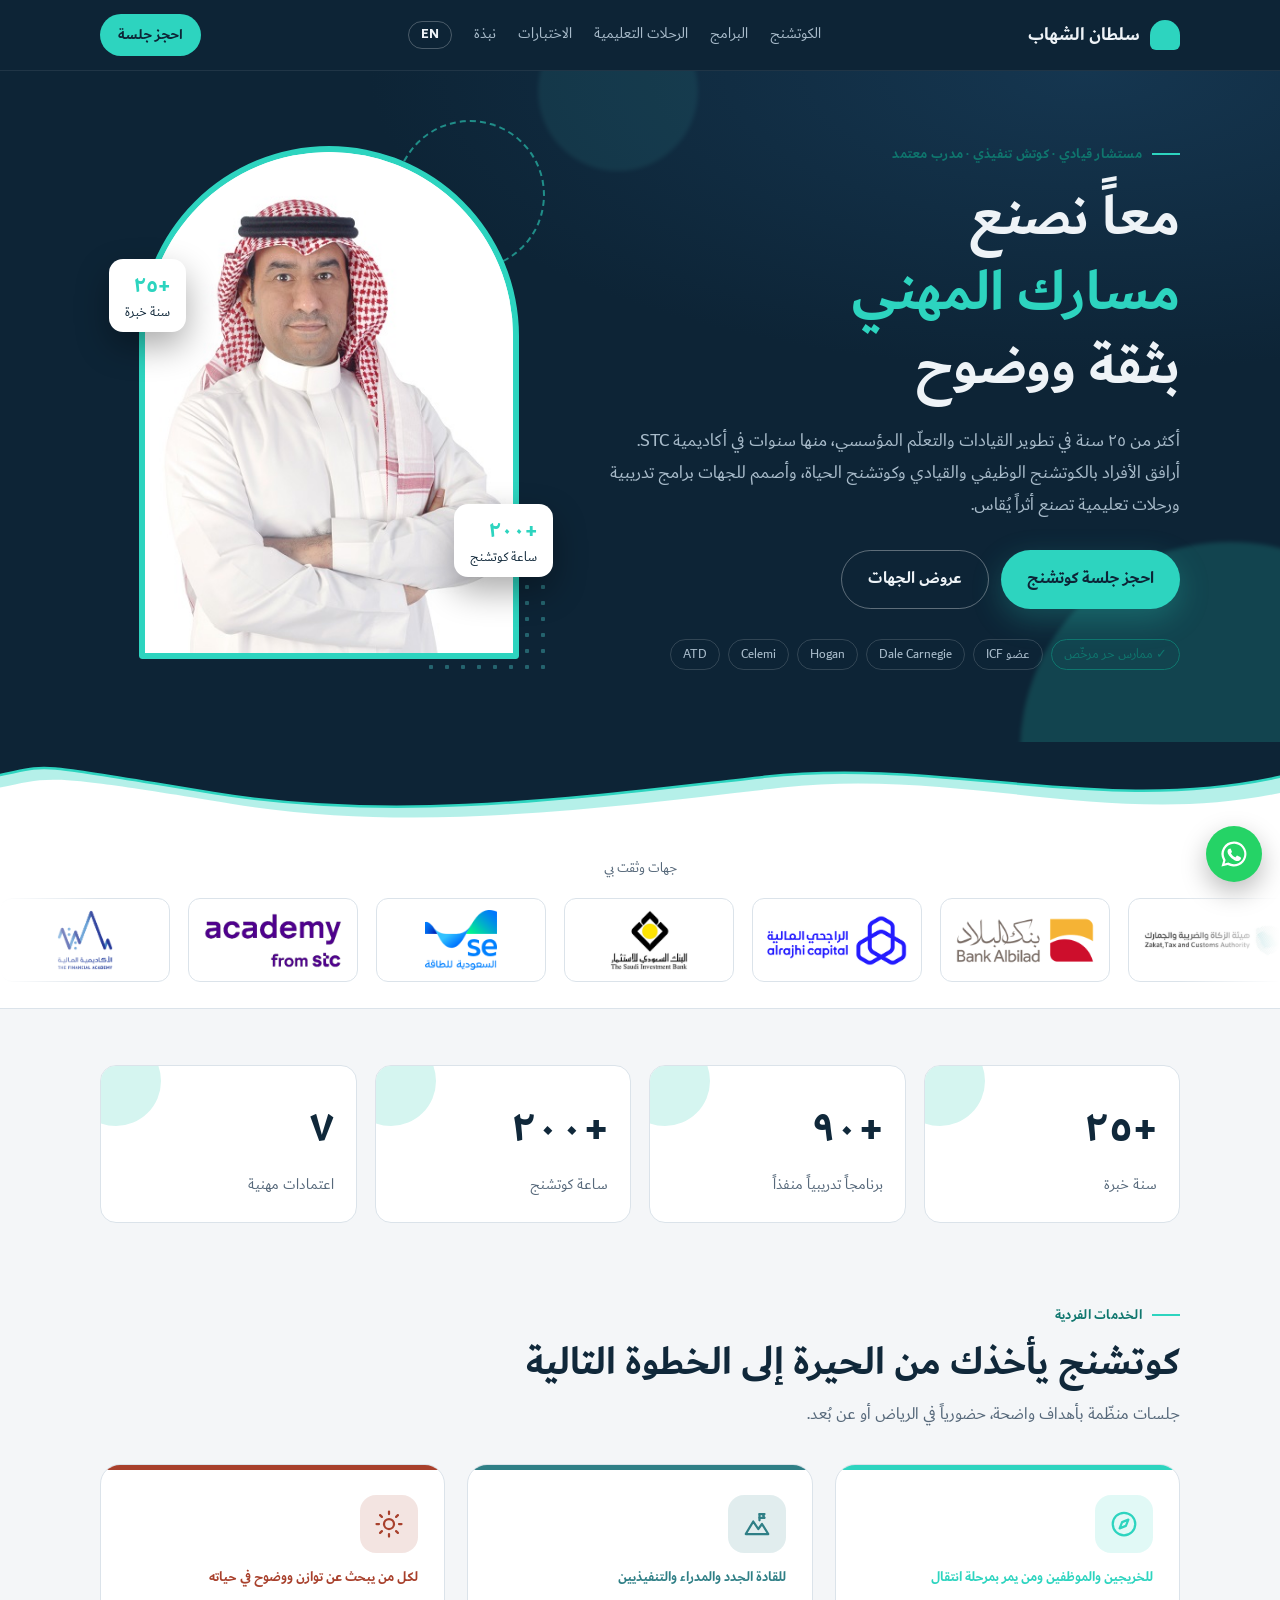
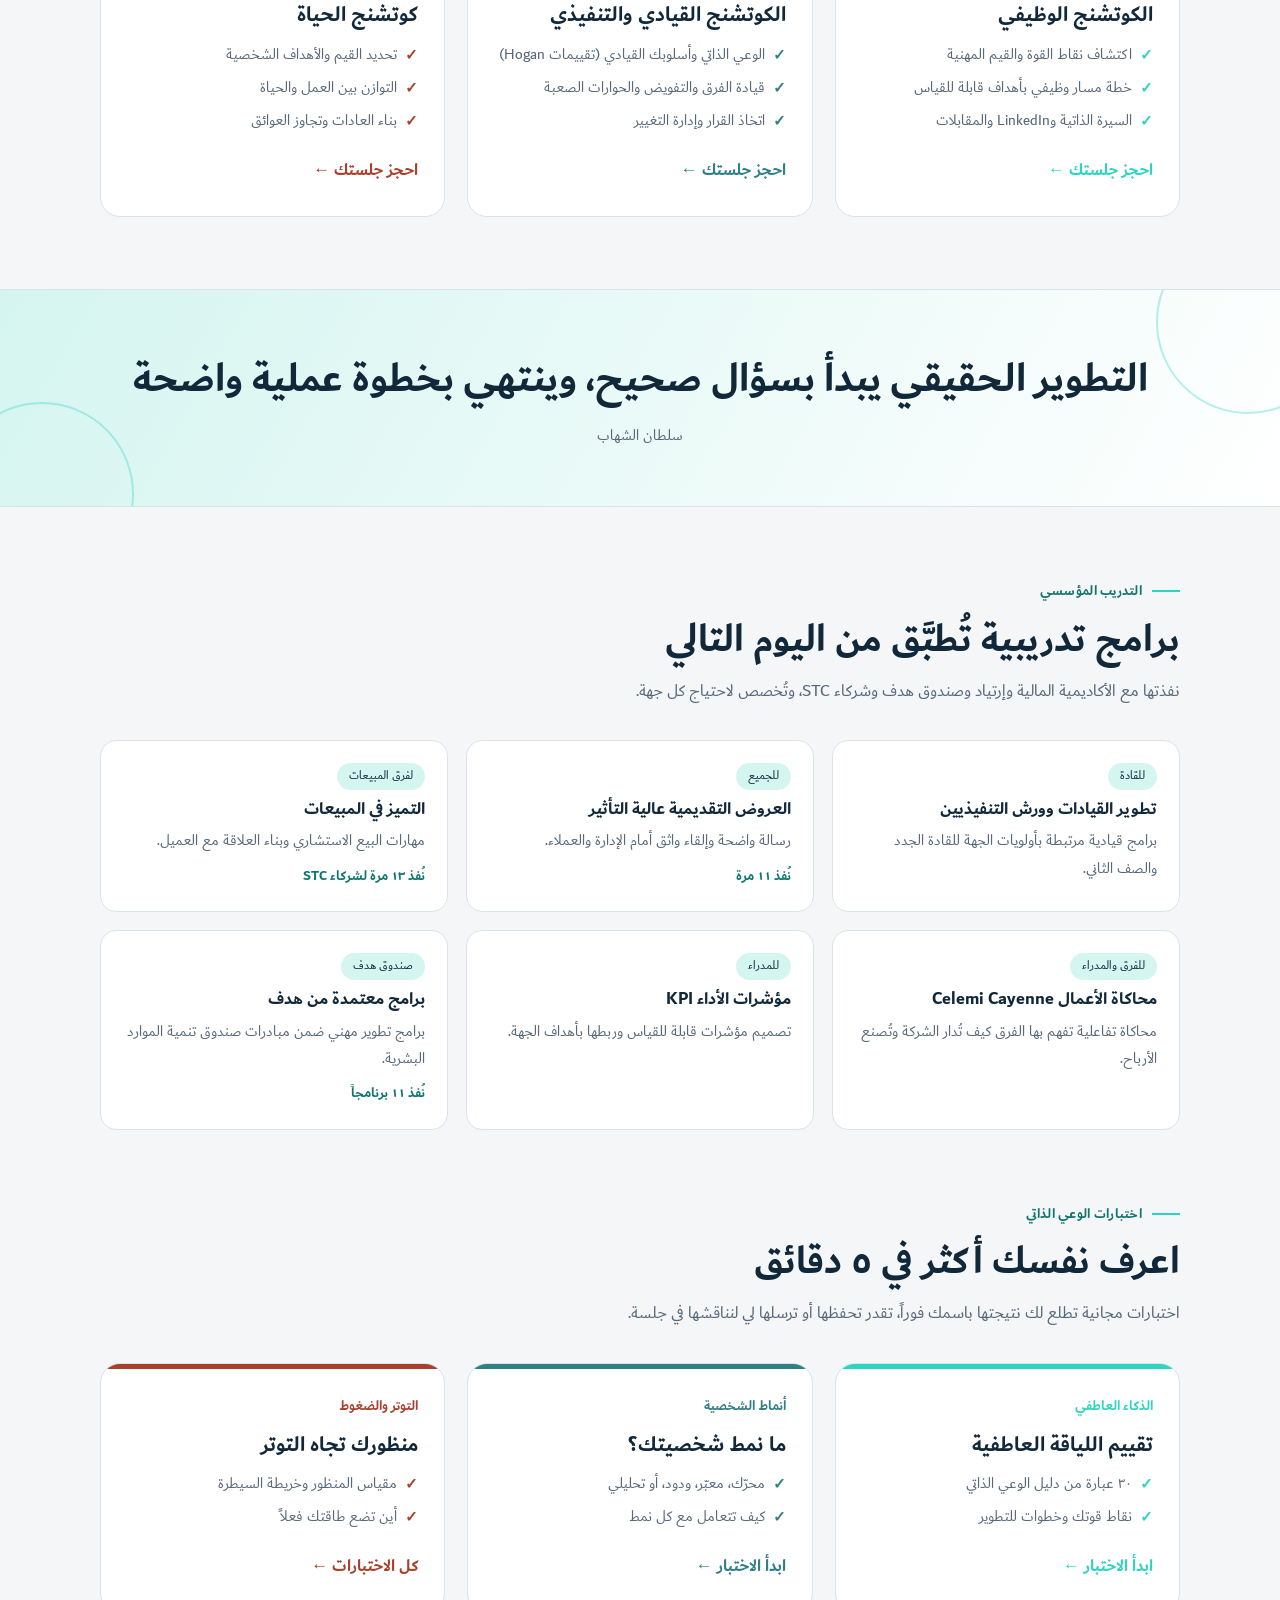
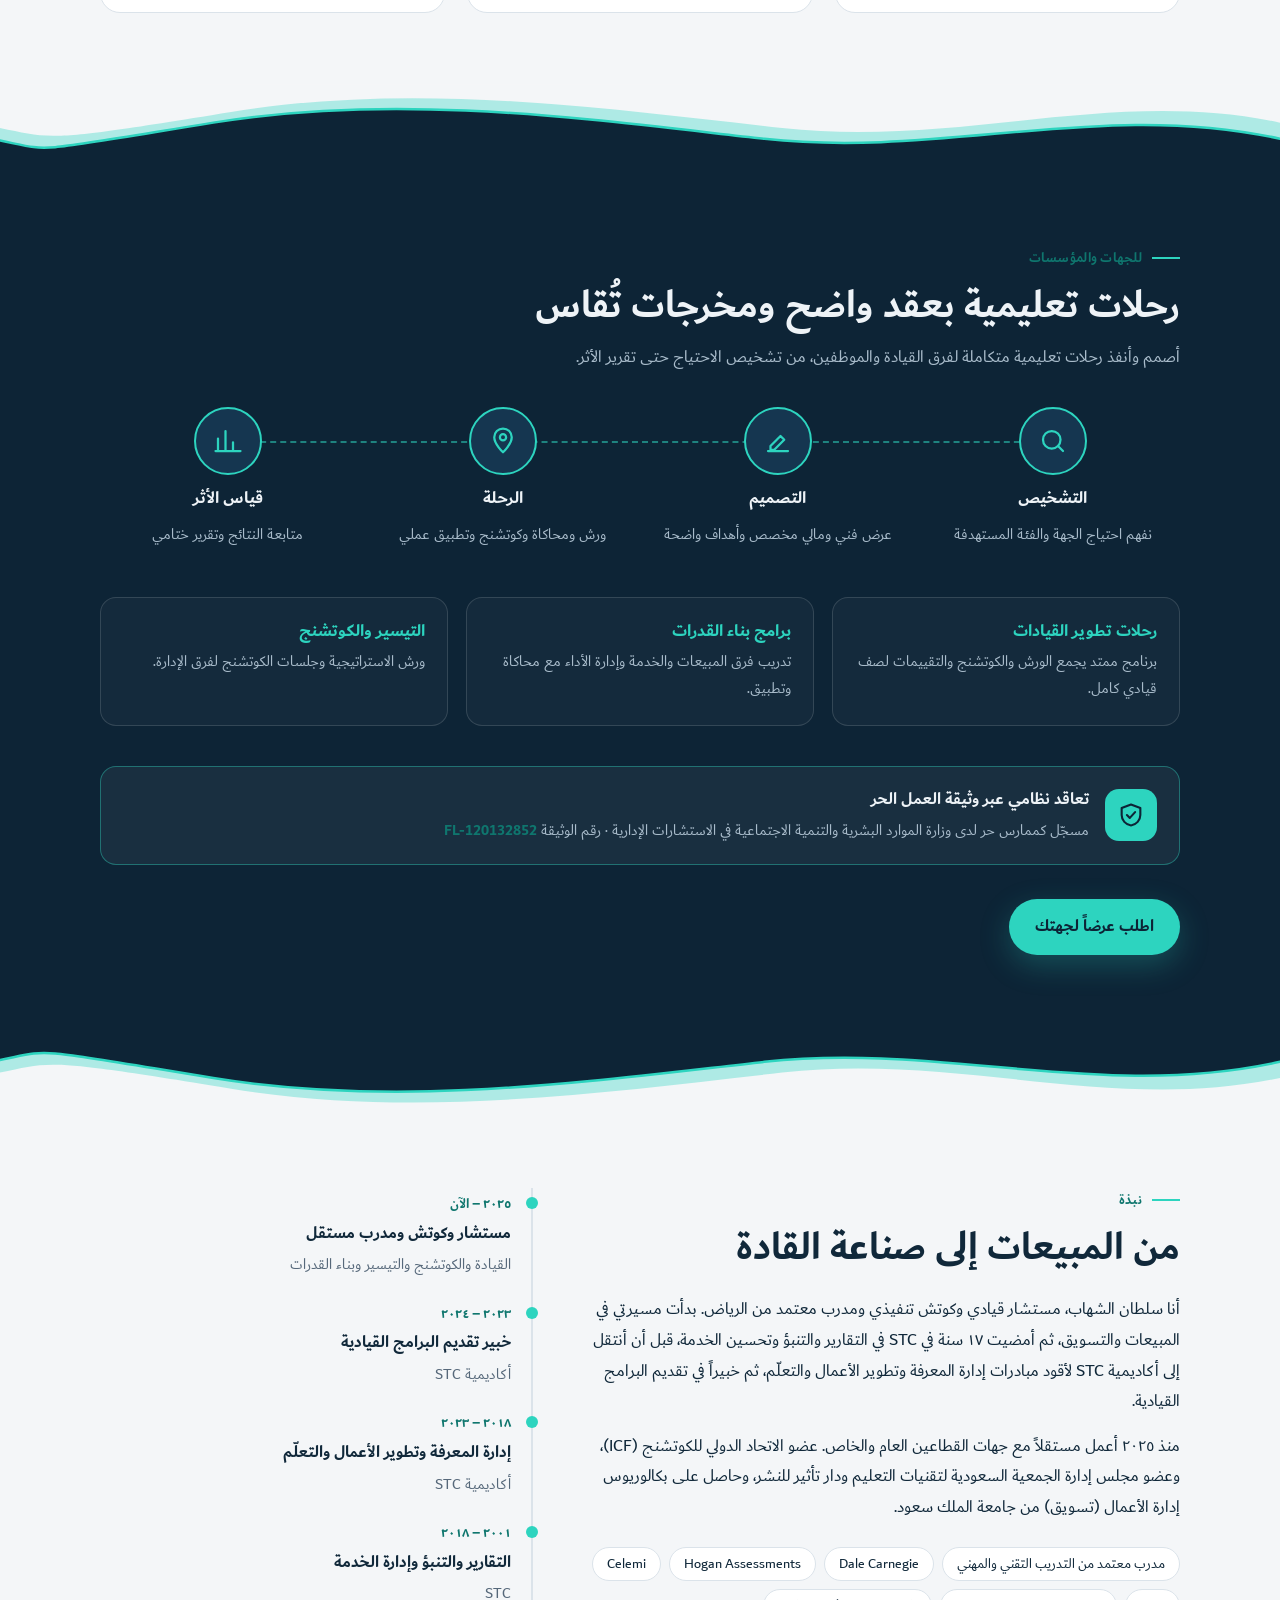
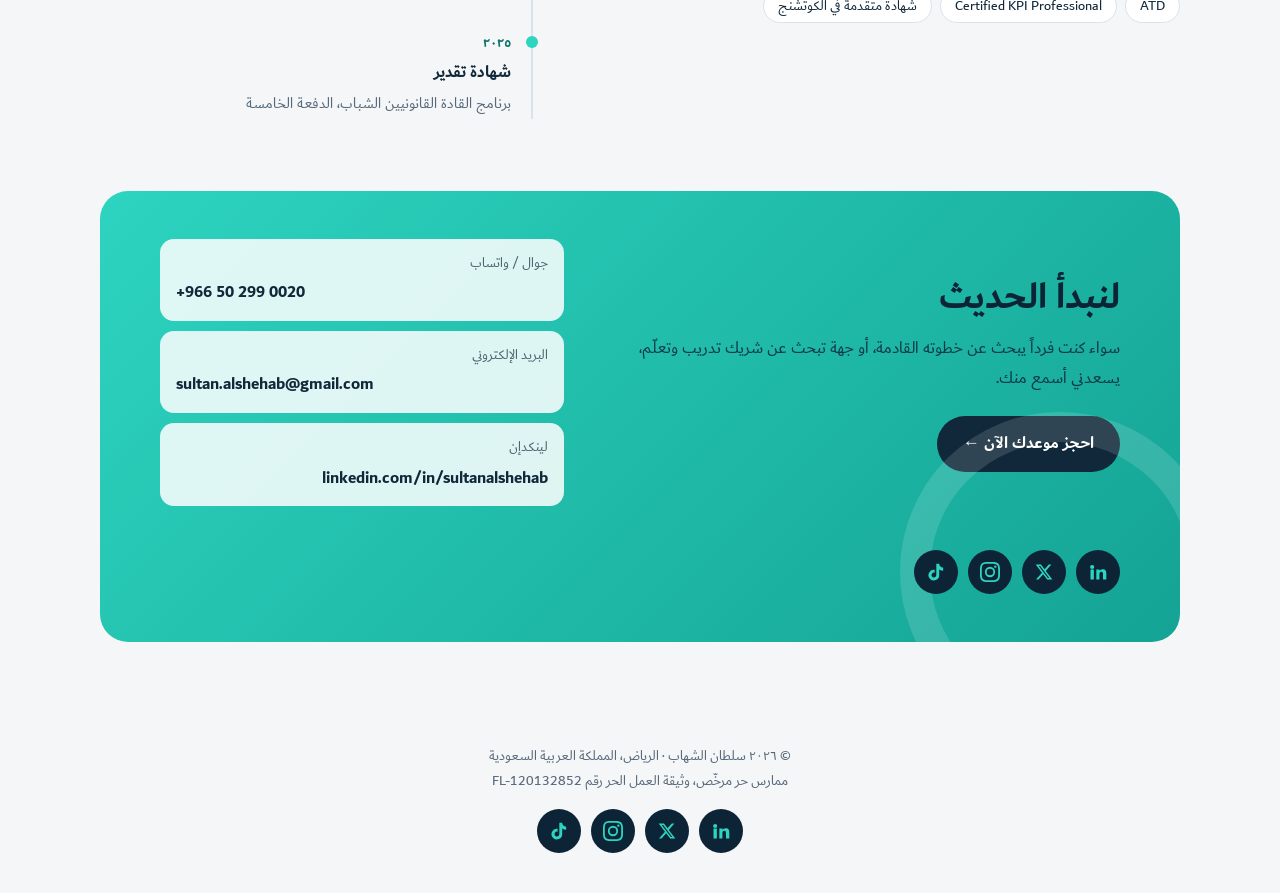
<file: index.html>
<!doctype html>
<html lang="ar" dir="rtl">
<head>
<meta charset="utf-8">
<meta name="viewport" content="width=device-width, initial-scale=1, viewport-fit=cover">
<meta name="description" content="سلطان الشهاب: مستشار قيادي وكوتش تنفيذي ومدرب معتمد. كوتشنج وظيفي وقيادي وكوتشنج الحياة، برامج تدريبية، ورحلات تعليمية للجهات.">
<link rel="alternate" hreflang="ar" href="https://sultanalshehab-rgb.github.io/">
<link rel="alternate" hreflang="en" href="https://sultanalshehab-rgb.github.io/en/">
<link rel="alternate" hreflang="x-default" href="https://sultanalshehab-rgb.github.io/">
<title>سلطان الشهاب | كوتشنج وتدريب</title>

<style>
@font-face{font-family:'Dubai';font-weight:300;font-style:normal;font-display:swap;src:url('fonts/Dubai-Light.woff2') format('woff2'),url('fonts/Dubai-Light.woff') format('woff')}
@font-face{font-family:'Dubai';font-weight:400;font-style:normal;font-display:swap;src:url('fonts/Dubai-Regular.woff2') format('woff2'),url('fonts/Dubai-Regular.woff') format('woff')}
@font-face{font-family:'Dubai';font-weight:500;font-style:normal;font-display:swap;src:url('fonts/Dubai-Medium.woff2') format('woff2'),url('fonts/Dubai-Medium.woff') format('woff')}
@font-face{font-family:'Dubai';font-weight:700;font-style:normal;font-display:swap;src:url('fonts/Dubai-Bold.woff2') format('woff2'),url('fonts/Dubai-Bold.woff') format('woff')}
</style>
<style>
/* Layout: dark navy hero with an arch portrait and Sadu-woven borders; light body sections; a navy journey band; gold CTA */
:root{
  --bg:#f4f6f8; --surface:#ffffff; --ink:#10283a; --muted:#56687a; --line:#dbe3ea;
  --navy:#0d2436; --navy-2:#153650; --on-navy:#eef3f7; --on-navy-muted:#a9bccb;
  --gold:#2dd4bf; --gold-soft:#d5f5f0; --gold-ink:#0f766e; --sadu:#a8402c; --teal:#2f7f86;
  --display:"Dubai","Segoe UI",Tahoma,sans-serif;
  --body:"Dubai","Segoe UI",Tahoma,sans-serif;
  --script:"Dubai","Segoe UI",Tahoma,sans-serif;
}
@media (prefers-color-scheme:dark){:root:not([data-theme="light"]){
  --bg:#0a1925; --surface:#11273a; --ink:#e7eef4; --muted:#9fb3c3; --line:#203a50;
  --navy:#071521; --navy-2:#0f2a40; --gold-soft:#123b3a; --gold-ink:#2dd4bf; color-scheme:dark}}
:root[data-theme="dark"]{
  --bg:#0a1925; --surface:#11273a; --ink:#e7eef4; --muted:#9fb3c3; --line:#203a50;
  --navy:#071521; --navy-2:#0f2a40; --gold-soft:#123b3a; --gold-ink:#2dd4bf; color-scheme:dark}

*{box-sizing:border-box}
html{scroll-behavior:smooth}
body{margin:0;background:var(--bg);color:var(--ink);font-family:var(--body);font-size:17px;line-height:1.8}
h1,h2,h3{font-family:var(--display);line-height:1.3;text-wrap:balance;margin:0;font-weight:700}
p{margin:0}
a{color:inherit}
.in{max-width:1120px;margin-inline:auto;padding-inline:20px}
.eyebrow{font-size:.85rem;font-weight:600;color:var(--gold-ink);letter-spacing:.02em;display:inline-flex;align-items:center;gap:10px}
.eyebrow::before{content:"";width:28px;height:2px;background:var(--gold)}
:focus-visible{outline:3px solid var(--gold);outline-offset:3px}

/* Sadu weave strip: the Saudi tent-weaving triangles */
.wave{display:block;width:100%;height:clamp(46px,7vw,90px);color:var(--navy);background:var(--below,var(--bg));margin-top:-1px}
.wave.up{transform:scaleY(-1);margin-top:0;margin-bottom:-1px}
.wave svg{display:block;width:100%;height:100%}
.wave .w2{fill:var(--gold);opacity:.35}
.wave .ln{fill:none;stroke:var(--gold);stroke-width:2.5;vector-effect:non-scaling-stroke;stroke-linecap:round}

/* NAV */
.top{background:var(--navy);color:var(--on-navy);position:sticky;top:env(safe-area-inset-top,0px);z-index:20;border-bottom:1px solid #ffffff14}
.top .in{display:flex;flex-wrap:wrap;align-items:center;justify-content:space-between;gap:10px 24px;padding-block:14px}
.brand{font-family:var(--display);font-size:1.2rem;font-weight:700;display:flex;align-items:center;gap:10px;text-decoration:none}
.brand i{width:30px;height:30px;border-radius:50% 50% 6px 6px;background:var(--gold);display:inline-block}
.top ul{list-style:none;margin:0;padding:0;display:flex;flex-wrap:wrap;gap:4px 22px;font-size:.95rem;color:var(--on-navy-muted)}
.top ul a{text-decoration:none}
.top ul a:hover{color:var(--gold)}
.top .book{background:var(--gold);color:#0d2436;padding:8px 18px;border-radius:999px;font-weight:600;text-decoration:none;font-size:.92rem}

/* HERO */
.hero{background:radial-gradient(1200px 500px at 85% 0%,var(--navy-2),transparent 60%),var(--navy);color:var(--on-navy);position:relative;overflow:hidden}
.hero .in{display:grid;grid-template-columns:1.25fr 1fr;gap:48px;align-items:center;padding-block:64px 72px;position:relative;z-index:1}
.hero h1{font-size:clamp(2.1rem,5vw,3.6rem);margin-top:14px}
.rot{color:var(--gold);display:inline-block;transition:opacity .35s,transform .35s}
.rot.out{opacity:0;transform:translateY(10px)}
.hero .lead{margin-top:20px;color:var(--on-navy-muted);max-width:33em;font-size:1.1rem}
.cta{display:flex;flex-wrap:wrap;gap:12px;margin-top:30px}
.btn{display:inline-flex;align-items:center;gap:8px;padding:13px 26px;border-radius:999px;font-weight:600;text-decoration:none;transition:transform .2s,box-shadow .2s}
.btn:hover{transform:translateY(-2px)}
.btn.gold{background:var(--gold);color:#0d2436;box-shadow:0 10px 30px #2dd4bf40}
.btn.ghost{border:1.5px solid #ffffff55;color:var(--on-navy)}
.creds{display:flex;flex-wrap:wrap;gap:8px;margin-top:30px}
.creds span{font-size:.8rem;border:1px solid #ffffff26;border-radius:999px;padding:3px 12px;color:var(--on-navy-muted)}

.portrait{position:relative;justify-self:center;width:min(100%,380px);animation:rise .9s ease-out both}
.arch{aspect-ratio:4/5.4;border-radius:999px 999px 18px 18px;overflow:hidden;background:#fff;border:6px solid var(--gold);position:relative;z-index:1}
.arch img{width:100%;height:100%;object-fit:cover;object-position:top;display:block}
.ring{position:absolute;inset:-26px -26px auto auto;width:150px;height:150px;border-radius:50%;border:2px dashed var(--gold);opacity:.6;animation:spin 40s linear infinite}
.dots{position:absolute;bottom:-18px;inset-inline-start:-34px;width:130px;height:130px;background:radial-gradient(var(--teal) 2px,transparent 2.5px) 0 0/16px 16px;opacity:.7}
.badge{position:absolute;z-index:2;background:var(--surface);color:var(--ink);border-radius:14px;padding:10px 16px;box-shadow:0 14px 34px #0005;font-size:.82rem;line-height:1.45;animation:float 6s ease-in-out infinite}
.badge b{font-family:var(--display);font-size:1.45rem;color:var(--gold);display:block}
.b1{inset-inline-end:-30px;top:22%}
.b2{inset-inline-start:-34px;bottom:16%;animation-delay:-3s}
.shape{position:absolute;border-radius:50%;filter:blur(2px);opacity:.18}
.s1{width:420px;height:420px;background:var(--gold);inset-inline-start:-160px;bottom:-220px}
.s2{width:160px;height:160px;background:var(--teal);inset-inline-end:42%;top:-60px}

@keyframes rise{from{transform:translateY(30px)}to{transform:none}}
@keyframes float{0%,100%{transform:translateY(0)}50%{transform:translateY(-10px)}}
@keyframes spin{to{transform:rotate(360deg)}}

/* LOGO MARQUEE */
.trust{background:var(--surface);border-bottom:1px solid var(--line);padding-block:26px;overflow:hidden}
.trust p{text-align:center;color:var(--muted);font-size:.9rem;margin-bottom:16px}
.marquee{direction:ltr;overflow:hidden;mask-image:linear-gradient(90deg,transparent,#000 8%,#000 92%,transparent)}
.track{display:flex;gap:18px;width:max-content;animation:slide 45s linear infinite}
.marquee:hover .track{animation-play-state:paused}
.logo{background:#fff;border:1px solid var(--line);border-radius:12px;height:84px;width:170px;display:grid;place-items:center;padding:10px 14px;flex:none}
.logo img{max-height:60px;max-width:100%;object-fit:contain}
@keyframes slide{to{transform:translateX(-50%)}}

/* STATS */
.stats{display:grid;grid-template-columns:repeat(4,minmax(0,1fr));gap:18px;padding-block:56px 8px}
.stat{background:var(--surface);border:1px solid var(--line);border-radius:16px;padding:22px;position:relative;overflow:hidden}
.stat::after{content:"";position:absolute;inset-inline-end:-30px;top:-30px;width:90px;height:90px;border-radius:50%;background:var(--gold-soft)}
.stat b{font-family:var(--display);font-size:clamp(2rem,4vw,2.8rem);display:block;color:var(--ink);position:relative;z-index:1;font-variant-numeric:tabular-nums}
.stat span{color:var(--muted);font-size:.95rem;position:relative;z-index:1}

section{padding-block:72px}
.head{display:grid;gap:10px;margin-bottom:34px;max-width:42em}
.head h2{font-size:clamp(1.7rem,3.6vw,2.5rem)}
.head p{color:var(--muted)}

/* SERVICES */
.svcs{display:grid;grid-template-columns:repeat(3,minmax(0,1fr));gap:22px}
.svc{--c:var(--gold);background:var(--surface);border:1px solid var(--line);border-radius:20px;padding:30px 26px;display:grid;gap:12px;align-content:start;position:relative;overflow:hidden;transition:transform .25s,box-shadow .25s}
.svc:hover{transform:translateY(-6px);box-shadow:0 22px 50px #10283a1f}
.svc::before{content:"";position:absolute;inset:0 0 auto 0;height:5px;background:var(--c)}
.svc.c2{--c:var(--teal)} .svc.c3{--c:var(--sadu)}
.ico{width:58px;height:58px;border-radius:16px;display:grid;place-items:center;background:color-mix(in srgb,var(--c) 14%,transparent);color:var(--c)}
.ico svg{width:30px;height:30px}
.svc h3{font-size:1.35rem}
.svc .for{font-size:.86rem;color:var(--c);font-weight:600}
.svc ul{margin:0;padding:0;list-style:none;display:grid;gap:6px;color:var(--muted);font-size:.95rem}
.svc li{display:flex;gap:8px}
.svc li::before{content:"✓";color:var(--c);font-weight:700}
.svc a{margin-top:8px;font-weight:600;color:var(--c);text-decoration:none}

/* QUOTE BANNER */
.quote{background:linear-gradient(120deg,var(--gold-soft),var(--surface));border-block:1px solid var(--line);padding-block:56px;text-align:center;position:relative;overflow:hidden}
.quote blockquote{margin:0 auto;max-width:28em;font-family:var(--script);font-weight:700;font-size:clamp(1.7rem,4vw,2.6rem);line-height:1.6;color:var(--ink)}
.quote cite{display:block;margin-top:10px;font-style:normal;color:var(--muted);font-size:.95rem}
.quote::before,.quote::after{content:"";position:absolute;width:180px;height:180px;border:2px solid var(--gold);border-radius:50%;opacity:.35}
.quote::before{inset-inline-start:-60px;top:-60px}
.quote::after{inset-inline-end:-50px;bottom:-80px}

/* PROGRAMS */
.progs{display:grid;grid-template-columns:repeat(3,minmax(0,1fr));gap:18px}
.prog{background:var(--surface);border:1px solid var(--line);border-radius:16px;padding:22px;display:grid;gap:8px;align-content:start;transition:border-color .2s}
.prog:hover{border-color:var(--gold)}
.prog .tag{justify-self:start;font-size:.78rem;padding:2px 12px;border-radius:999px;background:var(--gold-soft);color:var(--ink)}
.prog h3{font-size:1.1rem}
.prog p{color:var(--muted);font-size:.94rem}
.prog .n{font-family:var(--display);color:var(--gold-ink);font-size:.9rem;font-weight:600}

/* JOURNEY BAND */
.journey{background:var(--navy);color:var(--on-navy);position:relative;overflow:hidden}
.journey .head p{color:var(--on-navy-muted)}
.path{list-style:none;margin:10px 0 0;padding:0;display:grid;grid-template-columns:repeat(4,minmax(0,1fr));gap:20px;position:relative}
.path::before{content:"";position:absolute;top:34px;inset-inline:12% 12%;border-top:2px dashed #2dd4bf88}
.path li{position:relative;display:grid;gap:8px;justify-items:center;text-align:center}
.pin{width:68px;height:68px;border-radius:50%;background:var(--navy-2);border:2px solid var(--gold);display:grid;place-items:center;color:var(--gold);position:relative;z-index:1}
.pin svg{width:30px;height:30px}
.path strong{font-family:var(--display);font-size:1.1rem}
.path span{color:var(--on-navy-muted);font-size:.92rem;max-width:16em}
.orgs{display:grid;grid-template-columns:repeat(3,minmax(0,1fr));gap:18px;margin-top:48px}
.org{border:1px solid #ffffff22;border-radius:16px;padding:22px;background:#ffffff08}
.org h3{font-size:1.1rem;color:var(--gold)}
.org p{color:var(--on-navy-muted);font-size:.94rem;margin-top:6px}
.journey .btn{margin-top:34px}
.license{margin-top:40px;display:flex;gap:16px;align-items:center;background:#ffffff0d;border:1px solid #2dd4bf66;border-radius:16px;padding:18px 22px}
.lic-ico{flex:none;width:52px;height:52px;border-radius:14px;background:var(--gold);color:#0d2436;display:grid;place-items:center}
.lic-ico svg{width:28px;height:28px}
.license b{display:block;font-family:var(--display);font-size:1.05rem;color:var(--on-navy)}
.license span{color:var(--on-navy-muted);font-size:.92rem}
.license bdi{direction:ltr;unicode-bidi:isolate;color:var(--gold-ink);font-weight:600}
.creds .lic{border-color:var(--gold-ink);color:var(--gold-ink)}

/* ABOUT */
.about{display:grid;grid-template-columns:minmax(0,1.4fr) minmax(0,1fr);gap:40px;align-items:start}
.about p+p{margin-top:14px}
.timeline{list-style:none;margin:0;padding:0;border-inline-start:2px solid var(--line);display:grid;gap:18px}
.timeline li{padding-inline-start:20px;position:relative}
.timeline li::before{content:"";position:absolute;inset-inline-start:-7px;top:9px;width:12px;height:12px;border-radius:50%;background:var(--gold)}
.timeline small{color:var(--gold-ink);font-weight:600;font-variant-numeric:tabular-nums}
.timeline b{display:block;font-family:var(--display);font-weight:600}
.timeline span{color:var(--muted);font-size:.92rem}
.certs{display:flex;flex-wrap:wrap;gap:8px;margin-top:24px}
.certs span{background:var(--surface);border:1px solid var(--line);border-radius:999px;padding:4px 14px;font-size:.85rem}

/* CTA */
.final{background:linear-gradient(135deg,var(--gold),#14a395);color:#0d2436;border-radius:28px;padding:48px clamp(22px,5vw,60px);display:grid;grid-template-columns:minmax(0,1.3fr) minmax(0,1fr);gap:30px;align-items:center;position:relative;overflow:hidden}
.final::after{content:"";position:absolute;inset-inline-start:-40px;bottom:-90px;width:260px;height:260px;border-radius:50%;border:30px solid #ffffff22;pointer-events:none}
.final h2{font-size:clamp(1.7rem,3.6vw,2.4rem)}
.final p{margin-top:10px;opacity:.85}
.book-final{margin-top:22px;background:#10283a;color:#fff}
.contacts{display:grid;gap:10px;position:relative;z-index:1}
.ct{background:#ffffffd9;border-radius:14px;padding:12px 16px;display:grid;gap:2px;color:#10283a}
.ct small{opacity:.7}
.ct bdi{font-weight:600;direction:ltr;unicode-bidi:isolate;user-select:all;overflow-wrap:anywhere}
.ct a{text-decoration:none}

.social{display:flex;flex-wrap:wrap;gap:10px;justify-content:center;margin-top:14px}
.social a{width:44px;height:44px;border-radius:50%;display:grid;place-items:center;background:var(--navy);color:var(--gold);transition:transform .2s,background .2s}
.social a:hover{transform:translateY(-3px);background:var(--gold);color:var(--navy)}
.social svg{width:20px;height:20px;fill:currentColor}
.final .social{grid-column:1/-1;justify-content:flex-start;position:relative;z-index:2}
footer{padding-block:30px 40px;color:var(--muted);font-size:.88rem;text-align:center}

.wa{position:fixed;inset-inline-start:18px;bottom:calc(18px + env(safe-area-inset-bottom,0px));z-index:30;width:56px;height:56px;border-radius:50%;background:#25d366;display:grid;place-items:center;box-shadow:0 10px 26px #0004;transition:transform .2s}
.wa:hover{transform:scale(1.08)}
.wa svg{width:30px;height:30px;fill:#fff}

@media (max-width:900px){
  .hero .in,.about,.final{grid-template-columns:1fr}
  .portrait{width:min(78%,320px);margin-top:12px}
  .svcs,.progs,.orgs{grid-template-columns:repeat(2,minmax(0,1fr))}
  .stats{grid-template-columns:repeat(2,minmax(0,1fr))}
  .path{grid-template-columns:repeat(2,minmax(0,1fr));row-gap:34px}
  .path::before{display:none}
  .top ul li:not(.nav-tests){display:none}
  .top ul{margin-inline-start:auto}
  .top .in{flex-wrap:nowrap;gap:10px}
}
@media (max-width:420px){
  .brand{font-size:1rem;gap:8px}.brand i{width:24px;height:24px}
  .top .book{padding:7px 12px;font-size:.85rem;white-space:nowrap}
  .top .nav-tests a{padding:5px 11px;font-size:.85rem}
  .top .nav-tests a{display:inline-block;border:1.5px solid var(--gold);color:var(--gold);padding:6px 14px;border-radius:999px;font-weight:600;font-size:.9rem}
}
@media (max-width:600px){
  .svcs,.progs,.orgs{grid-template-columns:1fr}
  .b1{inset-inline-end:-12px}.b2{inset-inline-start:-12px}
  .ring{display:none}
}
@media (prefers-reduced-motion:reduce){
  *,*::before,*::after{animation:none!important;transition:none!important;scroll-behavior:auto!important}
}
</style>
<style>body{margin:0}.top .nav-lang a{display:inline-block;border:1.5px solid #ffffff40;color:var(--on-navy);padding:2px 12px;border-radius:999px;font-weight:600;font-size:.85rem;line-height:1.6}
.top .nav-lang a:hover{border-color:var(--gold);color:var(--gold)}
@media (max-width:900px){.top ul li.nav-lang{display:list-item}.top ul{flex-wrap:nowrap;gap:8px;align-items:center}.brand{white-space:nowrap}}
@media (max-width:420px){.top .nav-lang a{padding:3px 9px;font-size:.8rem}.top .in{gap:6px;padding-inline:14px}.top ul{gap:6px}}
@media (max-width:374px){.brand i{display:none}}
</style>
</head>
<body>


<div dir="rtl" lang="ar">
<header class="top">
  <div class="in">
    <a class="brand" href="#home"><i></i>سلطان الشهاب</a>
    <ul>
      <li><a href="#coaching">الكوتشنج</a></li>
      <li><a href="#programs">البرامج</a></li>
      <li><a href="#trips">الرحلات التعليمية</a></li>
      <li class="nav-tests"><a href="tests.html">الاختبارات</a></li>
      <li><a href="#about">نبذة</a></li>
      <li class="nav-lang"><a href="en/" hreflang="en" lang="en">EN</a></li>
    </ul>
    <a class="book" href="https://airtable.com/appvS94pd4R5zDikc/shrgEllxVpJM32PHk" target="_blank" rel="noopener">احجز جلسة</a>
  </div>
</header>

<div class="hero" id="home">
  <div class="shape s1"></div><div class="shape s2"></div>
  <div class="in">
    <div>
      <span class="eyebrow">مستشار قيادي · كوتش تنفيذي · مدرب معتمد</span>
      <h1>معاً نصنع<br><span class="rot" id="rot">مسارك المهني</span><br>بثقة ووضوح</h1>
      <p class="lead">أكثر من ٢٥ سنة في تطوير القيادات والتعلّم المؤسسي، منها سنوات في أكاديمية STC. أرافق الأفراد بالكوتشنج الوظيفي والقيادي وكوتشنج الحياة، وأصمم للجهات برامج تدريبية ورحلات تعليمية تصنع أثراً يُقاس.</p>
      <div class="cta">
        <a class="btn gold" href="https://airtable.com/appvS94pd4R5zDikc/shrgEllxVpJM32PHk" target="_blank" rel="noopener">احجز جلسة كوتشنج</a>
        <a class="btn ghost" href="#trips">عروض الجهات</a>
      </div>
      <div class="creds"><span class="lic">✓ ممارس حر مرخّص</span><span>عضو ICF</span><span>Dale Carnegie</span><span>Hogan</span><span>Celemi</span><span>ATD</span></div>
    </div>
    <div class="portrait">
      <div class="ring"></div><div class="dots"></div>
      <div class="arch"><img src="sultan.jpg" alt="سلطان الشهاب" width="400" height="600"></div>
      <div class="badge b1"><b>+٢٥</b>سنة خبرة</div>
      <div class="badge b2"><b>+٢٠٠</b>ساعة كوتشنج</div>
    </div>
  </div>
</div>
<div class="wave" style="--below:var(--surface)"><svg viewBox="0 0 1440 100" preserveAspectRatio="none" aria-hidden="true"><path class="w2" d="M0 0H1440V58C1250 98 1080 30 880 52S470 104 260 70 60 40 0 52Z"/><path fill="currentColor" d="M0 0H1440V40C1240 84 1060 18 860 40S450 92 240 58 60 26 0 38Z"/><path class="ln" d="M1440 40C1240 84 1060 18 860 40S450 92 240 58 60 26 0 38"/></svg></div>

<div class="trust">
  <p>جهات وثقت بي</p>
  <div class="marquee"><div class="track"><div class="logo"><img src="logos/financial-academy.png" alt="الأكاديمية المالية" title="الأكاديمية المالية"></div><div class="logo"><img src="logos/stc-academy.png" alt="أكاديمية STC" title="أكاديمية STC"></div><div class="logo"><img src="logos/saudi-energy.png" alt="السعودية للطاقة" title="السعودية للطاقة"></div><div class="logo"><img src="logos/saib.png" alt="البنك السعودي للاستثمار" title="البنك السعودي للاستثمار"></div><div class="logo"><img src="logos/alrajhi-capital.png" alt="الراجحي المالية" title="الراجحي المالية"></div><div class="logo"><img src="logos/bank-albilad.png" alt="بنك البلاد" title="بنك البلاد"></div><div class="logo"><img src="logos/zatca.png" alt="هيئة الزكاة والضريبة والجمارك" title="هيئة الزكاة والضريبة والجمارك"></div><div class="logo"><img src="logos/moh.png" alt="وزارة الصحة" title="وزارة الصحة"></div><div class="logo"><img src="logos/tawakkalna.png" alt="توكلنا" title="توكلنا"></div><div class="logo"><img src="logos/gig.png" alt="مجموعة الخليج للتأمين" title="مجموعة الخليج للتأمين"></div><div class="logo" aria-hidden="true"><img src="logos/financial-academy.png" alt="" title="الأكاديمية المالية"></div><div class="logo" aria-hidden="true"><img src="logos/stc-academy.png" alt="" title="أكاديمية STC"></div><div class="logo" aria-hidden="true"><img src="logos/saudi-energy.png" alt="" title="السعودية للطاقة"></div><div class="logo" aria-hidden="true"><img src="logos/saib.png" alt="" title="البنك السعودي للاستثمار"></div><div class="logo" aria-hidden="true"><img src="logos/alrajhi-capital.png" alt="" title="الراجحي المالية"></div><div class="logo" aria-hidden="true"><img src="logos/bank-albilad.png" alt="" title="بنك البلاد"></div><div class="logo" aria-hidden="true"><img src="logos/zatca.png" alt="" title="هيئة الزكاة والضريبة والجمارك"></div><div class="logo" aria-hidden="true"><img src="logos/moh.png" alt="" title="وزارة الصحة"></div><div class="logo" aria-hidden="true"><img src="logos/tawakkalna.png" alt="" title="توكلنا"></div><div class="logo" aria-hidden="true"><img src="logos/gig.png" alt="" title="مجموعة الخليج للتأمين"></div></div></div>
</div>

<div class="in">
  <div class="stats">
    <div class="stat"><b>+٢٥</b><span>سنة خبرة</span></div>
    <div class="stat"><b>+٩٠</b><span>برنامجاً تدريبياً منفذاً</span></div>
    <div class="stat"><b>+٢٠٠</b><span>ساعة كوتشنج</span></div>
    <div class="stat"><b>٧</b><span>اعتمادات مهنية</span></div>
  </div>
</div>

<section id="coaching">
  <div class="in">
    <div class="head">
      <span class="eyebrow">الخدمات الفردية</span>
      <h2>كوتشنج يأخذك من الحيرة إلى الخطوة التالية</h2>
      <p>جلسات منظّمة بأهداف واضحة، حضورياً في الرياض أو عن بُعد.</p>
    </div>
    <div class="svcs">
      <article class="svc">
        <div class="ico"><svg viewBox="0 0 24 24" fill="none" stroke="currentColor" stroke-width="1.8" stroke-linecap="round" stroke-linejoin="round"><circle cx="12" cy="12" r="9"/><path d="M15.5 8.5l-2 5-5 2 2-5z"/></svg></div>
        <span class="for">للخريجين والموظفين ومن يمر بمرحلة انتقال</span>
        <h3>الكوتشنج الوظيفي</h3>
        <ul><li>اكتشاف نقاط القوة والقيم المهنية</li><li>خطة مسار وظيفي بأهداف قابلة للقياس</li><li>السيرة الذاتية وLinkedIn والمقابلات</li></ul>
        <a href="https://airtable.com/appvS94pd4R5zDikc/shrgEllxVpJM32PHk" target="_blank" rel="noopener">احجز جلستك ←</a>
      </article>
      <article class="svc c2">
        <div class="ico"><svg viewBox="0 0 24 24" fill="none" stroke="currentColor" stroke-width="1.8" stroke-linecap="round" stroke-linejoin="round"><path d="M3 20l6-10 4 6 3-4 5 8z"/><path d="M14 4v5"/><path d="M14 4h4l-1 1.5 1 1.5h-4"/></svg></div>
        <span class="for">للقادة الجدد والمدراء والتنفيذيين</span>
        <h3>الكوتشنج القيادي والتنفيذي</h3>
        <ul><li>الوعي الذاتي وأسلوبك القيادي (تقييمات Hogan)</li><li>قيادة الفرق والتفويض والحوارات الصعبة</li><li>اتخاذ القرار وإدارة التغيير</li></ul>
        <a href="https://airtable.com/appvS94pd4R5zDikc/shrgEllxVpJM32PHk" target="_blank" rel="noopener">احجز جلستك ←</a>
      </article>
      <article class="svc c3">
        <div class="ico"><svg viewBox="0 0 24 24" fill="none" stroke="currentColor" stroke-width="1.8" stroke-linecap="round" stroke-linejoin="round"><circle cx="12" cy="12" r="4"/><path d="M12 2v2M12 20v2M4.9 4.9l1.4 1.4M17.7 17.7l1.4 1.4M2 12h2M20 12h2M4.9 19.1l1.4-1.4M17.7 6.3l1.4-1.4"/></svg></div>
        <span class="for">لكل من يبحث عن توازن ووضوح في حياته</span>
        <h3>كوتشنج الحياة</h3>
        <ul><li>تحديد القيم والأهداف الشخصية</li><li>التوازن بين العمل والحياة</li><li>بناء العادات وتجاوز العوائق</li></ul>
        <a href="https://airtable.com/appvS94pd4R5zDikc/shrgEllxVpJM32PHk" target="_blank" rel="noopener">احجز جلستك ←</a>
      </article>
    </div>
  </div>
</section>

<div class="quote">
  <blockquote>التطوير الحقيقي يبدأ بسؤال صحيح، وينتهي بخطوة عملية واضحة</blockquote>
  <cite>سلطان الشهاب</cite>
</div>

<section id="programs">
  <div class="in">
    <div class="head">
      <span class="eyebrow">التدريب المؤسسي</span>
      <h2>برامج تدريبية تُطبَّق من اليوم التالي</h2>
      <p>نفذتها مع الأكاديمية المالية وإرتياد وصندوق هدف وشركاء STC، وتُخصص لاحتياج كل جهة.</p>
    </div>
    <div class="progs">
      <div class="prog"><span class="tag">للقادة</span><h3>تطوير القيادات وورش التنفيذيين</h3><p>برامج قيادية مرتبطة بأولويات الجهة للقادة الجدد والصف الثاني.</p></div>
      <div class="prog"><span class="tag">للجميع</span><h3>العروض التقديمية عالية التأثير</h3><p>رسالة واضحة وإلقاء واثق أمام الإدارة والعملاء.</p><span class="n">نُفذ ١١ مرة</span></div>
      <div class="prog"><span class="tag">لفرق المبيعات</span><h3>التميز في المبيعات</h3><p>مهارات البيع الاستشاري وبناء العلاقة مع العميل.</p><span class="n">نُفذ ١٣ مرة لشركاء STC</span></div>
      <div class="prog"><span class="tag">للفرق والمدراء</span><h3>محاكاة الأعمال Celemi Cayenne</h3><p>محاكاة تفاعلية تفهم بها الفرق كيف تُدار الشركة وتُصنع الأرباح.</p></div>
      <div class="prog"><span class="tag">للمدراء</span><h3>مؤشرات الأداء KPI</h3><p>تصميم مؤشرات قابلة للقياس وربطها بأهداف الجهة.</p></div>
      <div class="prog"><span class="tag">صندوق هدف</span><h3>برامج معتمدة من هدف</h3><p>برامج تطوير مهني ضمن مبادرات صندوق تنمية الموارد البشرية.</p><span class="n">نُفذ ١١ برنامجاً</span></div>
    </div>
  </div>
</section>

<section id="tests" style="padding-top:0">
  <div class="in">
    <div class="head">
      <span class="eyebrow">اختبارات الوعي الذاتي</span>
      <h2>اعرف نفسك أكثر في ٥ دقائق</h2>
      <p>اختبارات مجانية تطلع لك نتيجتها باسمك فوراً، تقدر تحفظها أو ترسلها لي لنناقشها في جلسة.</p>
    </div>
    <div class="svcs">
      <article class="svc">
        <span class="for">الذكاء العاطفي</span>
        <h3>تقييم اللياقة العاطفية</h3>
        <ul><li>٣٠ عبارة من دليل الوعي الذاتي</li><li>نقاط قوتك وخطوات للتطوير</li></ul>
        <a href="tests.html#eq">ابدأ الاختبار ←</a>
      </article>
      <article class="svc c2">
        <span class="for">أنماط الشخصية</span>
        <h3>ما نمط شخصيتك؟</h3>
        <ul><li>محرّك، معبّر، ودود، أو تحليلي</li><li>كيف تتعامل مع كل نمط</li></ul>
        <a href="tests.html#style">ابدأ الاختبار ←</a>
      </article>
      <article class="svc c3">
        <span class="for">التوتر والضغوط</span>
        <h3>منظورك تجاه التوتر</h3>
        <ul><li>مقياس المنظور وخريطة السيطرة</li><li>أين تضع طاقتك فعلاً</li></ul>
        <a href="tests.html">كل الاختبارات ←</a>
      </article>
    </div>
  </div>
</section>

<div class="wave up" style="--below:var(--bg)"><svg viewBox="0 0 1440 100" preserveAspectRatio="none" aria-hidden="true"><path class="w2" d="M0 0H1440V58C1250 98 1080 30 880 52S470 104 260 70 60 40 0 52Z"/><path fill="currentColor" d="M0 0H1440V40C1240 84 1060 18 860 40S450 92 240 58 60 26 0 38Z"/><path class="ln" d="M1440 40C1240 84 1060 18 860 40S450 92 240 58 60 26 0 38"/></svg></div>
<section class="journey" id="trips">
  <div class="in">
    <div class="head">
      <span class="eyebrow">للجهات والمؤسسات</span>
      <h2>رحلات تعليمية بعقد واضح ومخرجات تُقاس</h2>
      <p>أصمم وأنفذ رحلات تعليمية متكاملة لفرق القيادة والموظفين، من تشخيص الاحتياج حتى تقرير الأثر.</p>
    </div>
    <ol class="path">
      <li><div class="pin"><svg viewBox="0 0 24 24" fill="none" stroke="currentColor" stroke-width="1.8" stroke-linecap="round"><circle cx="11" cy="11" r="7"/><path d="M20 20l-4-4"/></svg></div><strong>التشخيص</strong><span>نفهم احتياج الجهة والفئة المستهدفة</span></li>
      <li><div class="pin"><svg viewBox="0 0 24 24" fill="none" stroke="currentColor" stroke-width="1.8" stroke-linecap="round" stroke-linejoin="round"><path d="M4 20h16M6 16l8-8 3 3-8 8H6z"/></svg></div><strong>التصميم</strong><span>عرض فني ومالي مخصص وأهداف واضحة</span></li>
      <li><div class="pin"><svg viewBox="0 0 24 24" fill="none" stroke="currentColor" stroke-width="1.8" stroke-linecap="round" stroke-linejoin="round"><path d="M12 21s-7-6.5-7-12a7 7 0 0114 0c0 5.5-7 12-7 12z"/><circle cx="12" cy="9" r="2.5"/></svg></div><strong>الرحلة</strong><span>ورش ومحاكاة وكوتشنج وتطبيق عملي</span></li>
      <li><div class="pin"><svg viewBox="0 0 24 24" fill="none" stroke="currentColor" stroke-width="1.8" stroke-linecap="round" stroke-linejoin="round"><path d="M4 20V10M10 20V4M16 20v-7M22 20H2"/></svg></div><strong>قياس الأثر</strong><span>متابعة النتائج وتقرير ختامي</span></li>
    </ol>
    <div class="orgs">
      <div class="org"><h3>رحلات تطوير القيادات</h3><p>برنامج ممتد يجمع الورش والكوتشنج والتقييمات لصف قيادي كامل.</p></div>
      <div class="org"><h3>برامج بناء القدرات</h3><p>تدريب فرق المبيعات والخدمة وإدارة الأداء مع محاكاة وتطبيق.</p></div>
      <div class="org"><h3>التيسير والكوتشنج</h3><p>ورش الاستراتيجية وجلسات الكوتشنج لفرق الإدارة.</p></div>
    </div>
    <div class="license">
      <div class="lic-ico"><svg viewBox="0 0 24 24" fill="none" stroke="currentColor" stroke-width="1.8" stroke-linecap="round" stroke-linejoin="round"><path d="M12 3l8 3v6c0 4.5-3.4 8.3-8 9-4.6-.7-8-4.5-8-9V6z"/><path d="M8.5 12l2.5 2.5 4.5-5"/></svg></div>
      <div><b>تعاقد نظامي عبر وثيقة العمل الحر</b><span>مسجّل كممارس حر لدى وزارة الموارد البشرية والتنمية الاجتماعية في الاستشارات الإدارية · رقم الوثيقة <bdi>FL-120132852</bdi></span></div>
    </div>
    <a class="btn gold" href="#contact">اطلب عرضاً لجهتك</a>
  </div>
</section>
<div class="wave" style="--below:var(--bg)"><svg viewBox="0 0 1440 100" preserveAspectRatio="none" aria-hidden="true"><path class="w2" d="M0 0H1440V58C1250 98 1080 30 880 52S470 104 260 70 60 40 0 52Z"/><path fill="currentColor" d="M0 0H1440V40C1240 84 1060 18 860 40S450 92 240 58 60 26 0 38Z"/><path class="ln" d="M1440 40C1240 84 1060 18 860 40S450 92 240 58 60 26 0 38"/></svg></div>

<section id="about">
  <div class="in about">
    <div>
      <div class="head" style="margin-bottom:20px">
        <span class="eyebrow">نبذة</span>
        <h2>من المبيعات إلى صناعة القادة</h2>
      </div>
      <p>أنا سلطان الشهاب، مستشار قيادي وكوتش تنفيذي ومدرب معتمد من الرياض. بدأت مسيرتي في المبيعات والتسويق، ثم أمضيت ١٧ سنة في STC في التقارير والتنبؤ وتحسين الخدمة، قبل أن أنتقل إلى أكاديمية STC لأقود مبادرات إدارة المعرفة وتطوير الأعمال والتعلّم، ثم خبيراً في تقديم البرامج القيادية.</p>
      <p>منذ ٢٠٢٥ أعمل مستقلاً مع جهات القطاعين العام والخاص. عضو الاتحاد الدولي للكوتشنج (ICF)، وعضو مجلس إدارة الجمعية السعودية لتقنيات التعليم ودار تأثير للنشر، وحاصل على بكالوريوس إدارة الأعمال (تسويق) من جامعة الملك سعود.</p>
      <div class="certs"><span>مدرب معتمد من التدريب التقني والمهني</span><span>Dale Carnegie</span><span>Hogan Assessments</span><span>Celemi</span><span>ATD</span><span>Certified KPI Professional</span><span>شهادة متقدمة في الكوتشنج</span></div>
    </div>
    <ol class="timeline">
      <li><small>٢٠٢٥ – الآن</small><b>مستشار وكوتش ومدرب مستقل</b><span>القيادة والكوتشنج والتيسير وبناء القدرات</span></li>
      <li><small>٢٠٢٣ – ٢٠٢٤</small><b>خبير تقديم البرامج القيادية</b><span>أكاديمية STC</span></li>
      <li><small>٢٠١٨ – ٢٠٢٣</small><b>إدارة المعرفة وتطوير الأعمال والتعلّم</b><span>أكاديمية STC</span></li>
      <li><small>٢٠٠١ – ٢٠١٨</small><b>التقارير والتنبؤ وإدارة الخدمة</b><span>STC</span></li>
      <li><small>٢٠٢٥</small><b>شهادة تقدير</b><span>برنامج القادة القانونيين الشباب، الدفعة الخامسة</span></li>
    </ol>
  </div>
</section>

<section id="contact" style="padding-top:0">
  <div class="in">
    <div class="final">
      <div>
        <h2>لنبدأ الحديث</h2>
        <p>سواء كنت فرداً يبحث عن خطوته القادمة، أو جهة تبحث عن شريك تدريب وتعلّم، يسعدني أسمع منك.</p>
        <a class="btn book-final" href="https://airtable.com/appvS94pd4R5zDikc/shrgEllxVpJM32PHk" target="_blank" rel="noopener">احجز موعدك الآن ←</a>
      </div>
      <div class="contacts">
        <div class="ct"><small>جوال / واتساب</small><bdi>+966 50 299 0020</bdi></div>
        <div class="ct"><small>البريد الإلكتروني</small><bdi>sultan.alshehab@gmail.com</bdi></div>
        <div class="ct"><small>لينكدإن</small><a href="https://linkedin.com/in/sultanalshehab"><bdi>linkedin.com/in/sultanalshehab</bdi></a></div>
      </div>
      <!--SOCIAL--><div class="social"><a href="https://www.linkedin.com/in/sultanalshehab" target="_blank" rel="noopener" aria-label="LinkedIn" title="LinkedIn"><svg viewBox="0 0 24 24" aria-hidden="true"><path d="M4.98 3.5a2.5 2.5 0 1 1 0 5 2.5 2.5 0 0 1 0-5zM3 9h4v12H3zM10 9h3.8v1.7h.05c.53-1 1.83-2.05 3.77-2.05C21.3 8.65 22 11 22 14.1V21h-4v-6.1c0-1.45-.03-3.3-2-3.3-2.02 0-2.33 1.57-2.33 3.2V21H10z"/></svg></a><a href="https://x.com/sultanalshehab" target="_blank" rel="noopener" aria-label="X" title="X"><svg viewBox="0 0 24 24" aria-hidden="true"><path d="M17.75 3h3.07l-6.7 7.66L22 21h-6.17l-4.83-6.32L5.47 21H2.4l7.17-8.2L2 3h6.33l4.37 5.78zm-1.08 16.17h1.7L7.4 4.74H5.58z"/></svg></a><a href="https://www.instagram.com/sultan.alshehab" target="_blank" rel="noopener" aria-label="Instagram" title="Instagram"><svg viewBox="0 0 24 24" aria-hidden="true"><path d="M12 2.2c3.2 0 3.58 0 4.85.07 3.25.15 4.77 1.7 4.92 4.92.06 1.27.07 1.65.07 4.85s0 3.58-.07 4.85c-.15 3.22-1.66 4.77-4.92 4.92-1.27.06-1.64.07-4.85.07s-3.58 0-4.85-.07c-3.26-.15-4.77-1.7-4.92-4.92C2.17 15.58 2.16 15.2 2.16 12s0-3.58.07-4.85C2.38 3.93 3.9 2.38 7.15 2.23 8.42 2.17 8.8 2.16 12 2.16zM12 0C8.74 0 8.33 0 7.05.07 2.7.27.27 2.69.07 7.05 0 8.33 0 8.74 0 12s0 3.67.07 4.95c.2 4.36 2.62 6.78 6.98 6.98C8.33 24 8.74 24 12 24s3.67 0 4.95-.07c4.35-.2 6.78-2.62 6.98-6.98C24 15.67 24 15.26 24 12s0-3.67-.07-4.95c-.2-4.35-2.62-6.78-6.98-6.98C15.67 0 15.26 0 12 0zm0 5.84a6.16 6.16 0 1 0 0 12.32 6.16 6.16 0 0 0 0-12.32zM12 16a4 4 0 1 1 0-8 4 4 0 0 1 0 8zm6.4-11.85a1.44 1.44 0 1 0 0 2.88 1.44 1.44 0 0 0 0-2.88z"/></svg></a><a href="https://www.tiktok.com/@sultan.alshehab" target="_blank" rel="noopener" aria-label="TikTok" title="TikTok"><svg viewBox="0 0 24 24" aria-hidden="true"><path d="M19.6 6.7a4.8 4.8 0 0 1-3.77-4.25V2h-3.45v13.67a2.9 2.9 0 0 1-5.2 1.75 2.9 2.9 0 0 1 3.18-4.52V9.4a6.34 6.34 0 0 0-5.4 10.86 6.34 6.34 0 0 0 10.86-4.43V8.85a8.2 8.2 0 0 0 4.78 1.52V6.92a4.8 4.8 0 0 1-1-.22z"/></svg></a></div><!--/SOCIAL-->
    </div>
  </div>
</section>

<footer>© ٢٠٢٦ سلطان الشهاب · الرياض، المملكة العربية السعودية<br>ممارس حر مرخّص، وثيقة العمل الحر رقم <bdi>FL-120132852</bdi><!--SOCIAL--><div class="social"><a href="https://www.linkedin.com/in/sultanalshehab" target="_blank" rel="noopener" aria-label="LinkedIn" title="LinkedIn"><svg viewBox="0 0 24 24" aria-hidden="true"><path d="M4.98 3.5a2.5 2.5 0 1 1 0 5 2.5 2.5 0 0 1 0-5zM3 9h4v12H3zM10 9h3.8v1.7h.05c.53-1 1.83-2.05 3.77-2.05C21.3 8.65 22 11 22 14.1V21h-4v-6.1c0-1.45-.03-3.3-2-3.3-2.02 0-2.33 1.57-2.33 3.2V21H10z"/></svg></a><a href="https://x.com/sultanalshehab" target="_blank" rel="noopener" aria-label="X" title="X"><svg viewBox="0 0 24 24" aria-hidden="true"><path d="M17.75 3h3.07l-6.7 7.66L22 21h-6.17l-4.83-6.32L5.47 21H2.4l7.17-8.2L2 3h6.33l4.37 5.78zm-1.08 16.17h1.7L7.4 4.74H5.58z"/></svg></a><a href="https://www.instagram.com/sultan.alshehab" target="_blank" rel="noopener" aria-label="Instagram" title="Instagram"><svg viewBox="0 0 24 24" aria-hidden="true"><path d="M12 2.2c3.2 0 3.58 0 4.85.07 3.25.15 4.77 1.7 4.92 4.92.06 1.27.07 1.65.07 4.85s0 3.58-.07 4.85c-.15 3.22-1.66 4.77-4.92 4.92-1.27.06-1.64.07-4.85.07s-3.58 0-4.85-.07c-3.26-.15-4.77-1.7-4.92-4.92C2.17 15.58 2.16 15.2 2.16 12s0-3.58.07-4.85C2.38 3.93 3.9 2.38 7.15 2.23 8.42 2.17 8.8 2.16 12 2.16zM12 0C8.74 0 8.33 0 7.05.07 2.7.27.27 2.69.07 7.05 0 8.33 0 8.74 0 12s0 3.67.07 4.95c.2 4.36 2.62 6.78 6.98 6.98C8.33 24 8.74 24 12 24s3.67 0 4.95-.07c4.35-.2 6.78-2.62 6.98-6.98C24 15.67 24 15.26 24 12s0-3.67-.07-4.95c-.2-4.35-2.62-6.78-6.98-6.98C15.67 0 15.26 0 12 0zm0 5.84a6.16 6.16 0 1 0 0 12.32 6.16 6.16 0 0 0 0-12.32zM12 16a4 4 0 1 1 0-8 4 4 0 0 1 0 8zm6.4-11.85a1.44 1.44 0 1 0 0 2.88 1.44 1.44 0 0 0 0-2.88z"/></svg></a><a href="https://www.tiktok.com/@sultan.alshehab" target="_blank" rel="noopener" aria-label="TikTok" title="TikTok"><svg viewBox="0 0 24 24" aria-hidden="true"><path d="M19.6 6.7a4.8 4.8 0 0 1-3.77-4.25V2h-3.45v13.67a2.9 2.9 0 0 1-5.2 1.75 2.9 2.9 0 0 1 3.18-4.52V9.4a6.34 6.34 0 0 0-5.4 10.86 6.34 6.34 0 0 0 10.86-4.43V8.85a8.2 8.2 0 0 0 4.78 1.52V6.92a4.8 4.8 0 0 1-1-.22z"/></svg></a></div><!--/SOCIAL--></footer>

<a class="wa" href="https://wa.me/966502990020" aria-label="تواصل عبر واتساب"><svg viewBox="0 0 24 24"><path d="M12 2a10 10 0 00-8.6 15.1L2 22l5-1.3A10 10 0 1012 2zm0 18.2a8.2 8.2 0 01-4.2-1.2l-.3-.2-3 .8.8-2.9-.2-.3A8.2 8.2 0 1112 20.2zm4.5-6.1c-.2-.1-1.5-.7-1.7-.8s-.4-.1-.6.1-.7.8-.8 1-.3.2-.5.1a6.7 6.7 0 01-3.3-2.9c-.3-.4.3-.4.7-1.3.1-.2 0-.3 0-.4l-.8-1.8c-.2-.5-.4-.4-.6-.4h-.5a1 1 0 00-.7.3 3 3 0 00-.9 2.2 5.2 5.2 0 001.1 2.7 11.8 11.8 0 004.5 4c1.7.7 2.3.8 3.2.6a2.7 2.7 0 001.8-1.3 2.2 2.2 0 00.2-1.3c-.1-.1-.3-.2-.5-.3z"/></svg></a>
</div>

<script>
(function(){
  var words=["مسارك المهني","قيادتك المؤثرة","حياة متوازنة","فريقاً أقوى"],i=0,el=document.getElementById("rot");
  if(!el||matchMedia("(prefers-reduced-motion: reduce)").matches)return;
  setInterval(function(){
    el.classList.add("out");
    setTimeout(function(){i=(i+1)%words.length;el.textContent=words[i];el.classList.remove("out")},350);
  },2600);
})();
</script>

</body>
</html>
</file>
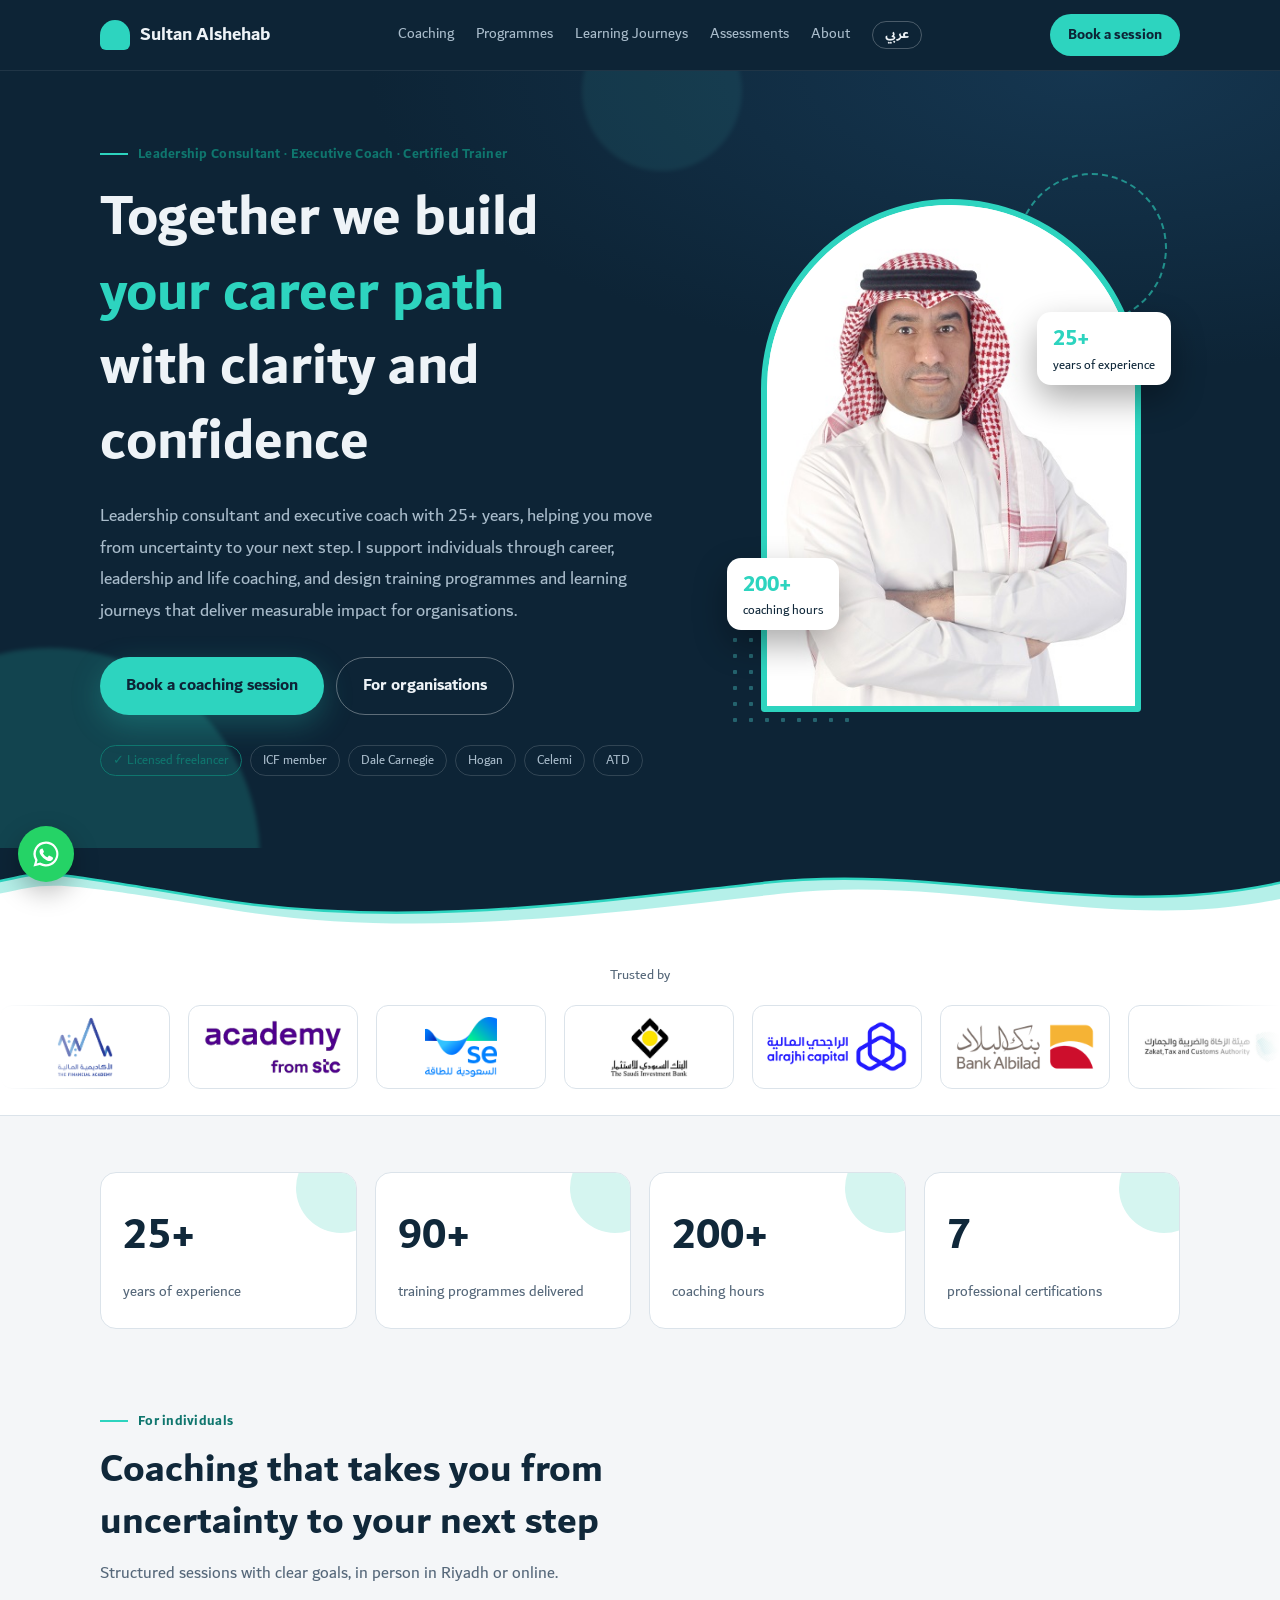
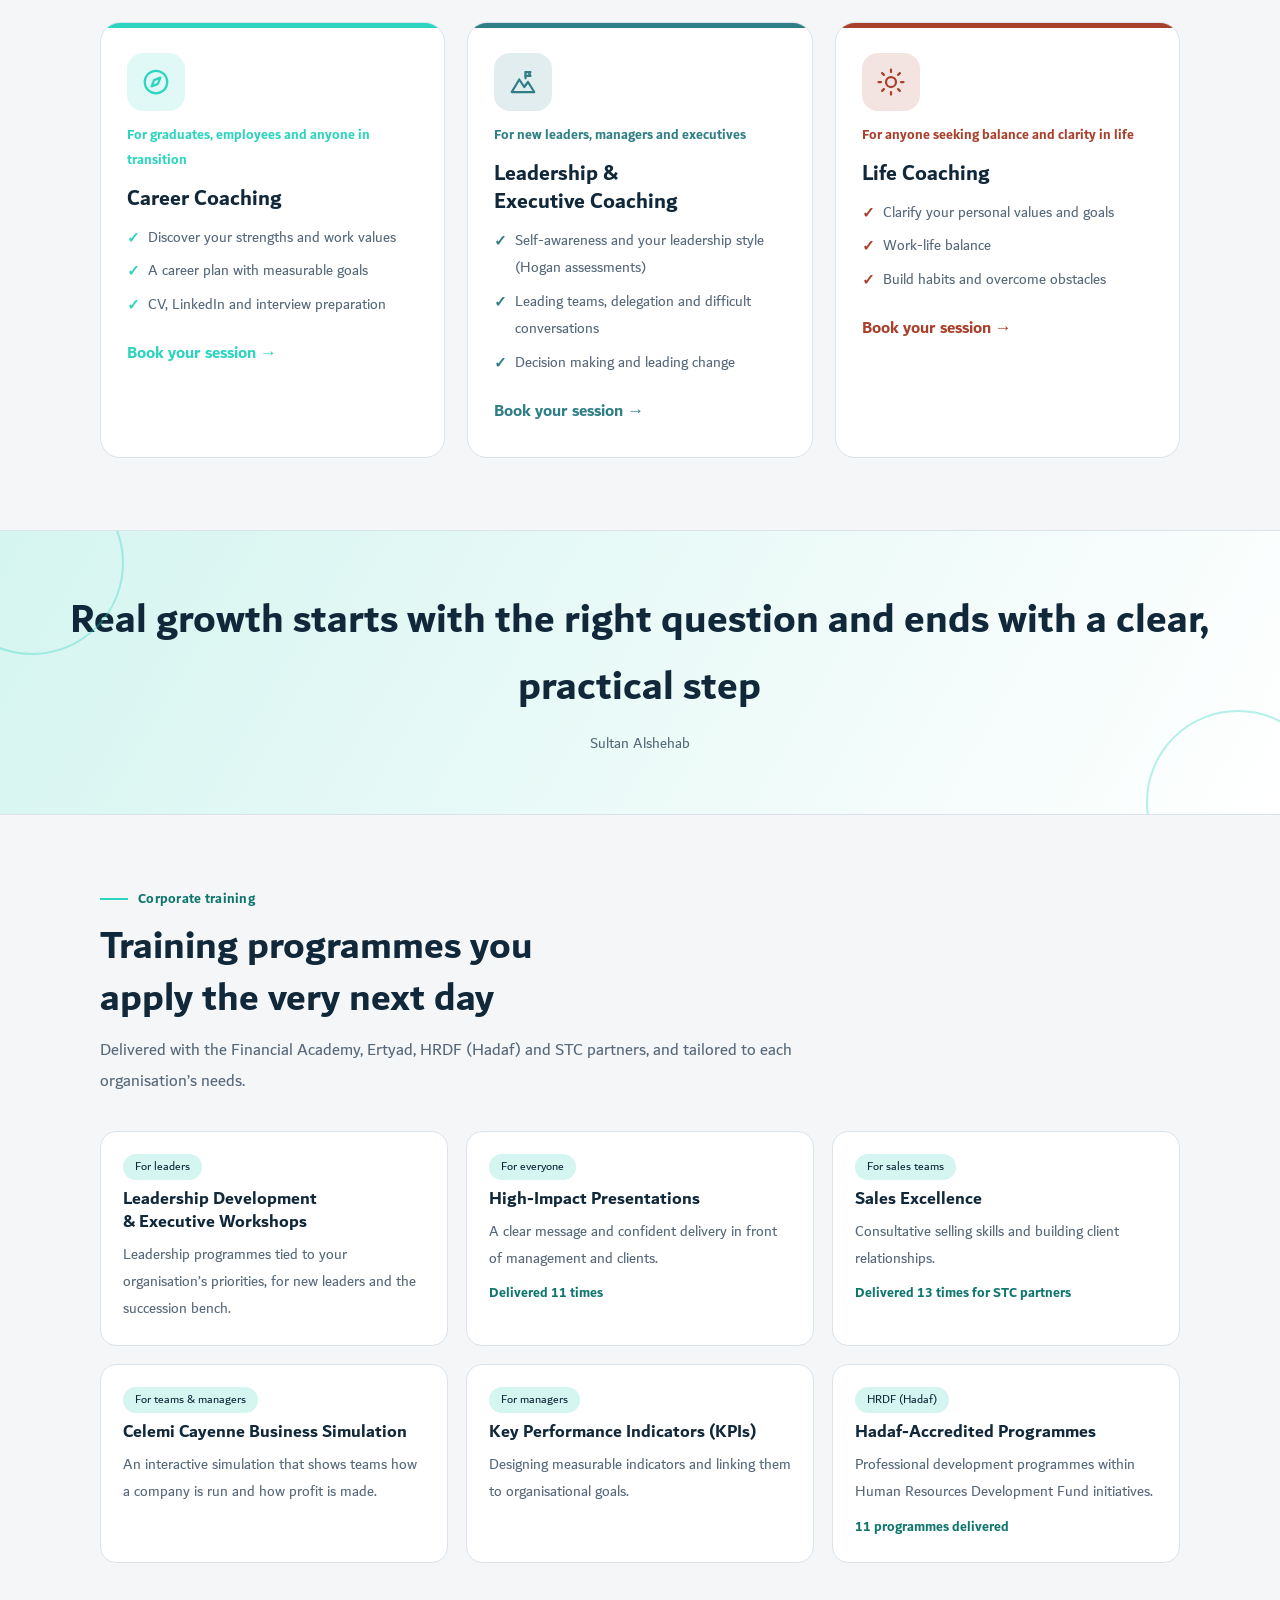
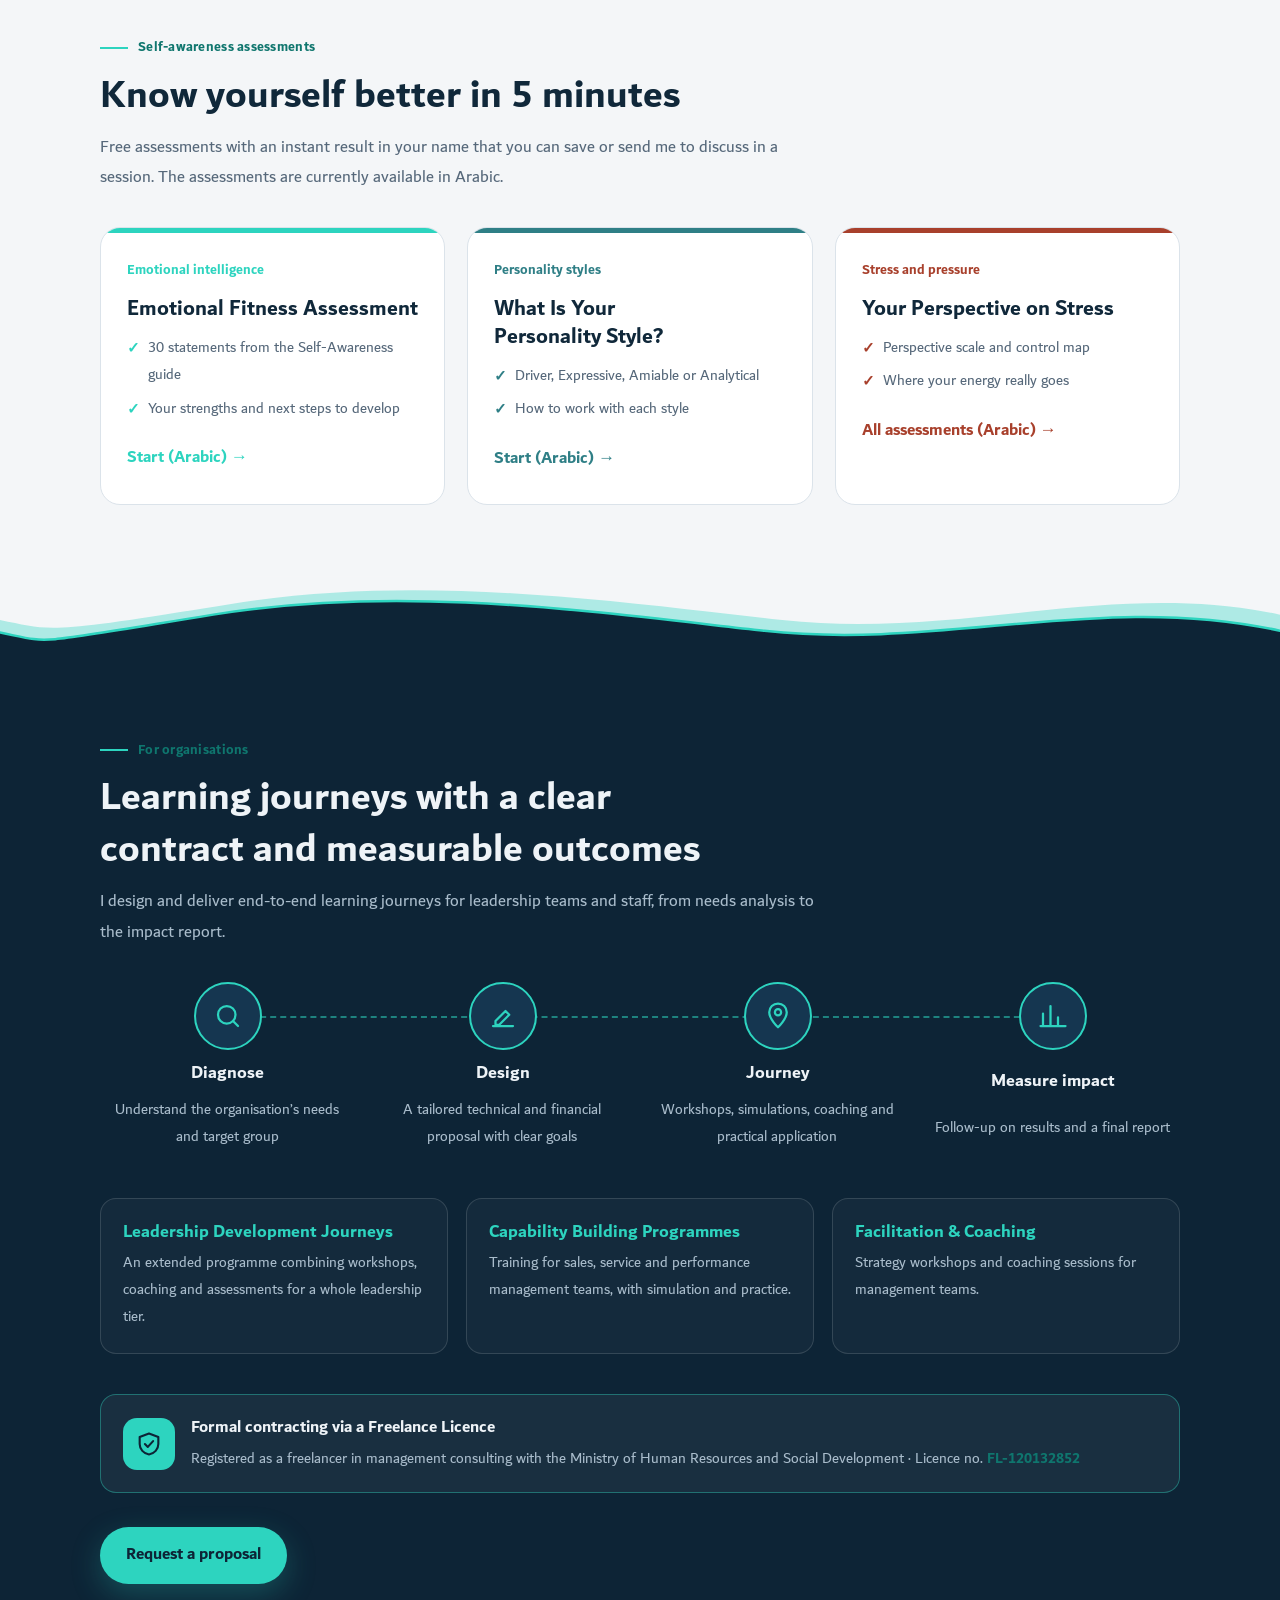
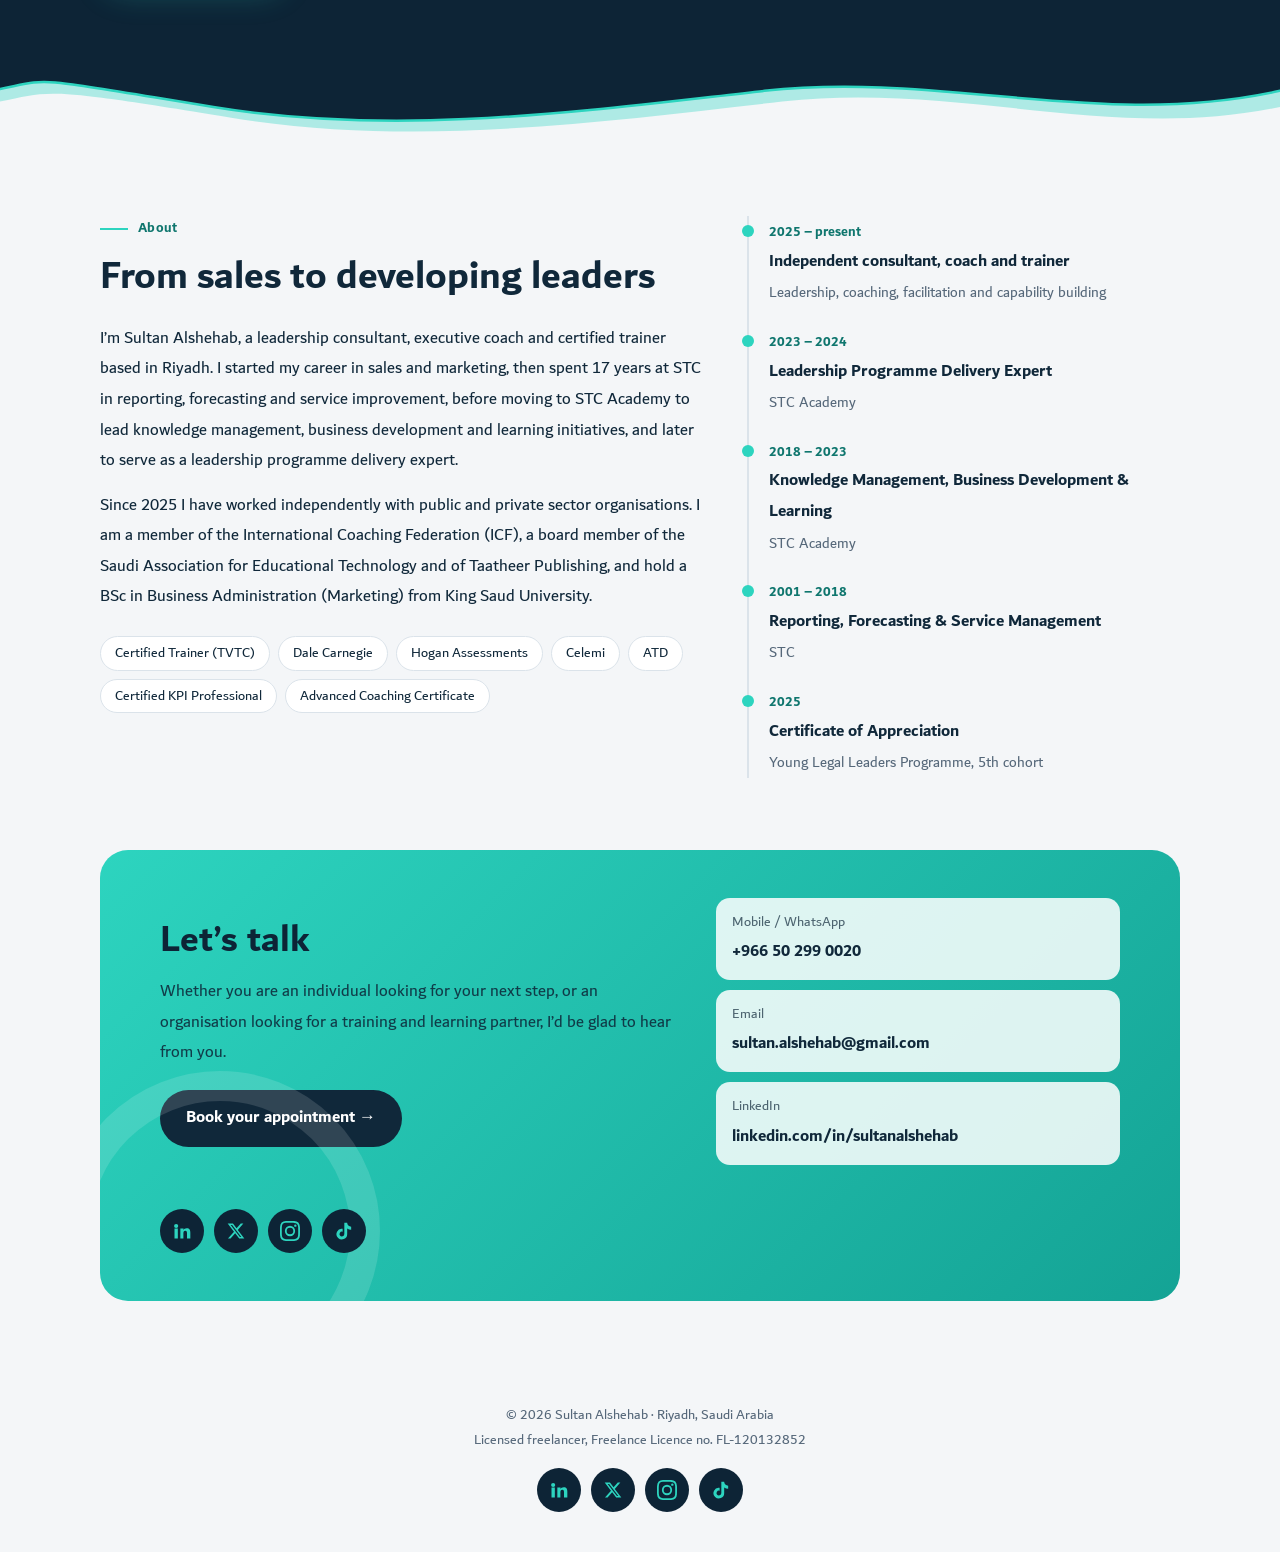
<file: en/index.html>
<!doctype html>
<html lang="en" dir="ltr">
<head>
<meta charset="utf-8">
<meta name="viewport" content="width=device-width, initial-scale=1, viewport-fit=cover">
<meta name="description" content="Sultan Alshehab: leadership consultant, executive coach and certified trainer. Career, leadership and life coaching, training programmes, and learning journeys for organisations.">
<link rel="alternate" hreflang="ar" href="https://sultanalshehab-rgb.github.io/">
<link rel="alternate" hreflang="en" href="https://sultanalshehab-rgb.github.io/en/">
<link rel="alternate" hreflang="x-default" href="https://sultanalshehab-rgb.github.io/">
<title>Sultan Alshehab | Coaching &amp; Training</title>

<style>
@font-face{font-family:'Dubai';font-weight:300;font-style:normal;font-display:swap;src:url('../fonts/Dubai-Light.woff2') format('woff2'),url('../fonts/Dubai-Light.woff') format('woff')}
@font-face{font-family:'Dubai';font-weight:400;font-style:normal;font-display:swap;src:url('../fonts/Dubai-Regular.woff2') format('woff2'),url('../fonts/Dubai-Regular.woff') format('woff')}
@font-face{font-family:'Dubai';font-weight:500;font-style:normal;font-display:swap;src:url('../fonts/Dubai-Medium.woff2') format('woff2'),url('../fonts/Dubai-Medium.woff') format('woff')}
@font-face{font-family:'Dubai';font-weight:700;font-style:normal;font-display:swap;src:url('../fonts/Dubai-Bold.woff2') format('woff2'),url('../fonts/Dubai-Bold.woff') format('woff')}
</style>
<style>
/* Layout: dark navy hero with an arch portrait and Sadu-woven borders; light body sections; a navy journey band; gold CTA */
:root{
  --bg:#f4f6f8; --surface:#ffffff; --ink:#10283a; --muted:#56687a; --line:#dbe3ea;
  --navy:#0d2436; --navy-2:#153650; --on-navy:#eef3f7; --on-navy-muted:#a9bccb;
  --gold:#2dd4bf; --gold-soft:#d5f5f0; --gold-ink:#0f766e; --sadu:#a8402c; --teal:#2f7f86;
  --display:"Dubai","Segoe UI",Tahoma,sans-serif;
  --body:"Dubai","Segoe UI",Tahoma,sans-serif;
  --script:"Dubai","Segoe UI",Tahoma,sans-serif;
}
@media (prefers-color-scheme:dark){:root:not([data-theme="light"]){
  --bg:#0a1925; --surface:#11273a; --ink:#e7eef4; --muted:#9fb3c3; --line:#203a50;
  --navy:#071521; --navy-2:#0f2a40; --gold-soft:#123b3a; --gold-ink:#2dd4bf; color-scheme:dark}}
:root[data-theme="dark"]{
  --bg:#0a1925; --surface:#11273a; --ink:#e7eef4; --muted:#9fb3c3; --line:#203a50;
  --navy:#071521; --navy-2:#0f2a40; --gold-soft:#123b3a; --gold-ink:#2dd4bf; color-scheme:dark}

*{box-sizing:border-box}
html{scroll-behavior:smooth}
body{margin:0;background:var(--bg);color:var(--ink);font-family:var(--body);font-size:17px;line-height:1.8}
h1,h2,h3{font-family:var(--display);line-height:1.3;text-wrap:balance;margin:0;font-weight:700}
p{margin:0}
a{color:inherit}
.in{max-width:1120px;margin-inline:auto;padding-inline:20px}
.eyebrow{font-size:.85rem;font-weight:600;color:var(--gold-ink);letter-spacing:.02em;display:inline-flex;align-items:center;gap:10px}
.eyebrow::before{content:"";width:28px;height:2px;background:var(--gold)}
:focus-visible{outline:3px solid var(--gold);outline-offset:3px}

/* Sadu weave strip: the Saudi tent-weaving triangles */
.wave{display:block;width:100%;height:clamp(46px,7vw,90px);color:var(--navy);background:var(--below,var(--bg));margin-top:-1px}
.wave.up{transform:scaleY(-1);margin-top:0;margin-bottom:-1px}
.wave svg{display:block;width:100%;height:100%}
.wave .w2{fill:var(--gold);opacity:.35}
.wave .ln{fill:none;stroke:var(--gold);stroke-width:2.5;vector-effect:non-scaling-stroke;stroke-linecap:round}

/* NAV */
.top{background:var(--navy);color:var(--on-navy);position:sticky;top:env(safe-area-inset-top,0px);z-index:20;border-bottom:1px solid #ffffff14}
.top .in{display:flex;flex-wrap:wrap;align-items:center;justify-content:space-between;gap:10px 24px;padding-block:14px}
.brand{font-family:var(--display);font-size:1.2rem;font-weight:700;display:flex;align-items:center;gap:10px;text-decoration:none}
.brand i{width:30px;height:30px;border-radius:50% 50% 6px 6px;background:var(--gold);display:inline-block}
.top ul{list-style:none;margin:0;padding:0;display:flex;flex-wrap:wrap;gap:4px 22px;font-size:.95rem;color:var(--on-navy-muted)}
.top ul a{text-decoration:none}
.top ul a:hover{color:var(--gold)}
.top .book{background:var(--gold);color:#0d2436;padding:8px 18px;border-radius:999px;font-weight:600;text-decoration:none;font-size:.92rem}

/* HERO */
.hero{background:radial-gradient(1200px 500px at 85% 0%,var(--navy-2),transparent 60%),var(--navy);color:var(--on-navy);position:relative;overflow:hidden}
.hero .in{display:grid;grid-template-columns:1.25fr 1fr;gap:48px;align-items:center;padding-block:64px 72px;position:relative;z-index:1}
.hero h1{font-size:clamp(2.1rem,5vw,3.6rem);margin-top:14px}
.rot{color:var(--gold);display:inline-block;transition:opacity .35s,transform .35s}
.rot.out{opacity:0;transform:translateY(10px)}
.hero .lead{margin-top:20px;color:var(--on-navy-muted);max-width:33em;font-size:1.1rem}
.cta{display:flex;flex-wrap:wrap;gap:12px;margin-top:30px}
.btn{display:inline-flex;align-items:center;gap:8px;padding:13px 26px;border-radius:999px;font-weight:600;text-decoration:none;transition:transform .2s,box-shadow .2s}
.btn:hover{transform:translateY(-2px)}
.btn.gold{background:var(--gold);color:#0d2436;box-shadow:0 10px 30px #2dd4bf40}
.btn.ghost{border:1.5px solid #ffffff55;color:var(--on-navy)}
.creds{display:flex;flex-wrap:wrap;gap:8px;margin-top:30px}
.creds span{font-size:.8rem;border:1px solid #ffffff26;border-radius:999px;padding:3px 12px;color:var(--on-navy-muted)}

.portrait{position:relative;justify-self:center;width:min(100%,380px);animation:rise .9s ease-out both}
.arch{aspect-ratio:4/5.4;border-radius:999px 999px 18px 18px;overflow:hidden;background:#fff;border:6px solid var(--gold);position:relative;z-index:1}
.arch img{width:100%;height:100%;object-fit:cover;object-position:top;display:block}
.ring{position:absolute;inset:-26px -26px auto auto;width:150px;height:150px;border-radius:50%;border:2px dashed var(--gold);opacity:.6;animation:spin 40s linear infinite}
.dots{position:absolute;bottom:-18px;inset-inline-start:-34px;width:130px;height:130px;background:radial-gradient(var(--teal) 2px,transparent 2.5px) 0 0/16px 16px;opacity:.7}
.badge{position:absolute;z-index:2;background:var(--surface);color:var(--ink);border-radius:14px;padding:10px 16px;box-shadow:0 14px 34px #0005;font-size:.82rem;line-height:1.45;animation:float 6s ease-in-out infinite}
.badge b{font-family:var(--display);font-size:1.45rem;color:var(--gold);display:block}
.b1{inset-inline-end:-30px;top:22%}
.b2{inset-inline-start:-34px;bottom:16%;animation-delay:-3s}
.shape{position:absolute;border-radius:50%;filter:blur(2px);opacity:.18}
.s1{width:420px;height:420px;background:var(--gold);inset-inline-start:-160px;bottom:-220px}
.s2{width:160px;height:160px;background:var(--teal);inset-inline-end:42%;top:-60px}

@keyframes rise{from{transform:translateY(30px)}to{transform:none}}
@keyframes float{0%,100%{transform:translateY(0)}50%{transform:translateY(-10px)}}
@keyframes spin{to{transform:rotate(360deg)}}

/* LOGO MARQUEE */
.trust{background:var(--surface);border-bottom:1px solid var(--line);padding-block:26px;overflow:hidden}
.trust p{text-align:center;color:var(--muted);font-size:.9rem;margin-bottom:16px}
.marquee{direction:ltr;overflow:hidden;mask-image:linear-gradient(90deg,transparent,#000 8%,#000 92%,transparent)}
.track{display:flex;gap:18px;width:max-content;animation:slide 45s linear infinite}
.marquee:hover .track{animation-play-state:paused}
.logo{background:#fff;border:1px solid var(--line);border-radius:12px;height:84px;width:170px;display:grid;place-items:center;padding:10px 14px;flex:none}
.logo img{max-height:60px;max-width:100%;object-fit:contain}
@keyframes slide{to{transform:translateX(-50%)}}

/* STATS */
.stats{display:grid;grid-template-columns:repeat(4,minmax(0,1fr));gap:18px;padding-block:56px 8px}
.stat{background:var(--surface);border:1px solid var(--line);border-radius:16px;padding:22px;position:relative;overflow:hidden}
.stat::after{content:"";position:absolute;inset-inline-end:-30px;top:-30px;width:90px;height:90px;border-radius:50%;background:var(--gold-soft)}
.stat b{font-family:var(--display);font-size:clamp(2rem,4vw,2.8rem);display:block;color:var(--ink);position:relative;z-index:1;font-variant-numeric:tabular-nums}
.stat span{color:var(--muted);font-size:.95rem;position:relative;z-index:1}

section{padding-block:72px}
.head{display:grid;gap:10px;margin-bottom:34px;max-width:42em}
.head h2{font-size:clamp(1.7rem,3.6vw,2.5rem)}
.head p{color:var(--muted)}

/* SERVICES */
.svcs{display:grid;grid-template-columns:repeat(3,minmax(0,1fr));gap:22px}
.svc{--c:var(--gold);background:var(--surface);border:1px solid var(--line);border-radius:20px;padding:30px 26px;display:grid;gap:12px;align-content:start;position:relative;overflow:hidden;transition:transform .25s,box-shadow .25s}
.svc:hover{transform:translateY(-6px);box-shadow:0 22px 50px #10283a1f}
.svc::before{content:"";position:absolute;inset:0 0 auto 0;height:5px;background:var(--c)}
.svc.c2{--c:var(--teal)} .svc.c3{--c:var(--sadu)}
.ico{width:58px;height:58px;border-radius:16px;display:grid;place-items:center;background:color-mix(in srgb,var(--c) 14%,transparent);color:var(--c)}
.ico svg{width:30px;height:30px}
.svc h3{font-size:1.35rem}
.svc .for{font-size:.86rem;color:var(--c);font-weight:600}
.svc ul{margin:0;padding:0;list-style:none;display:grid;gap:6px;color:var(--muted);font-size:.95rem}
.svc li{display:flex;gap:8px}
.svc li::before{content:"✓";color:var(--c);font-weight:700}
.svc a{margin-top:8px;font-weight:600;color:var(--c);text-decoration:none}

/* QUOTE BANNER */
.quote{background:linear-gradient(120deg,var(--gold-soft),var(--surface));border-block:1px solid var(--line);padding-block:56px;text-align:center;position:relative;overflow:hidden}
.quote blockquote{margin:0 auto;max-width:28em;font-family:var(--script);font-weight:700;font-size:clamp(1.7rem,4vw,2.6rem);line-height:1.6;color:var(--ink)}
.quote cite{display:block;margin-top:10px;font-style:normal;color:var(--muted);font-size:.95rem}
.quote::before,.quote::after{content:"";position:absolute;width:180px;height:180px;border:2px solid var(--gold);border-radius:50%;opacity:.35}
.quote::before{inset-inline-start:-60px;top:-60px}
.quote::after{inset-inline-end:-50px;bottom:-80px}

/* PROGRAMS */
.progs{display:grid;grid-template-columns:repeat(3,minmax(0,1fr));gap:18px}
.prog{background:var(--surface);border:1px solid var(--line);border-radius:16px;padding:22px;display:grid;gap:8px;align-content:start;transition:border-color .2s}
.prog:hover{border-color:var(--gold)}
.prog .tag{justify-self:start;font-size:.78rem;padding:2px 12px;border-radius:999px;background:var(--gold-soft);color:var(--ink)}
.prog h3{font-size:1.1rem}
.prog p{color:var(--muted);font-size:.94rem}
.prog .n{font-family:var(--display);color:var(--gold-ink);font-size:.9rem;font-weight:600}

/* JOURNEY BAND */
.journey{background:var(--navy);color:var(--on-navy);position:relative;overflow:hidden}
.journey .head p{color:var(--on-navy-muted)}
.path{list-style:none;margin:10px 0 0;padding:0;display:grid;grid-template-columns:repeat(4,minmax(0,1fr));gap:20px;position:relative}
.path::before{content:"";position:absolute;top:34px;inset-inline:12% 12%;border-top:2px dashed #2dd4bf88}
.path li{position:relative;display:grid;gap:8px;justify-items:center;text-align:center}
.pin{width:68px;height:68px;border-radius:50%;background:var(--navy-2);border:2px solid var(--gold);display:grid;place-items:center;color:var(--gold);position:relative;z-index:1}
.pin svg{width:30px;height:30px}
.path strong{font-family:var(--display);font-size:1.1rem}
.path span{color:var(--on-navy-muted);font-size:.92rem;max-width:16em}
.orgs{display:grid;grid-template-columns:repeat(3,minmax(0,1fr));gap:18px;margin-top:48px}
.org{border:1px solid #ffffff22;border-radius:16px;padding:22px;background:#ffffff08}
.org h3{font-size:1.1rem;color:var(--gold)}
.org p{color:var(--on-navy-muted);font-size:.94rem;margin-top:6px}
.journey .btn{margin-top:34px}
.license{margin-top:40px;display:flex;gap:16px;align-items:center;background:#ffffff0d;border:1px solid #2dd4bf66;border-radius:16px;padding:18px 22px}
.lic-ico{flex:none;width:52px;height:52px;border-radius:14px;background:var(--gold);color:#0d2436;display:grid;place-items:center}
.lic-ico svg{width:28px;height:28px}
.license b{display:block;font-family:var(--display);font-size:1.05rem;color:var(--on-navy)}
.license span{color:var(--on-navy-muted);font-size:.92rem}
.license bdi{direction:ltr;unicode-bidi:isolate;color:var(--gold-ink);font-weight:600}
.creds .lic{border-color:var(--gold-ink);color:var(--gold-ink)}

/* ABOUT */
.about{display:grid;grid-template-columns:minmax(0,1.4fr) minmax(0,1fr);gap:40px;align-items:start}
.about p+p{margin-top:14px}
.timeline{list-style:none;margin:0;padding:0;border-inline-start:2px solid var(--line);display:grid;gap:18px}
.timeline li{padding-inline-start:20px;position:relative}
.timeline li::before{content:"";position:absolute;inset-inline-start:-7px;top:9px;width:12px;height:12px;border-radius:50%;background:var(--gold)}
.timeline small{color:var(--gold-ink);font-weight:600;font-variant-numeric:tabular-nums}
.timeline b{display:block;font-family:var(--display);font-weight:600}
.timeline span{color:var(--muted);font-size:.92rem}
.certs{display:flex;flex-wrap:wrap;gap:8px;margin-top:24px}
.certs span{background:var(--surface);border:1px solid var(--line);border-radius:999px;padding:4px 14px;font-size:.85rem}

/* CTA */
.final{background:linear-gradient(135deg,var(--gold),#14a395);color:#0d2436;border-radius:28px;padding:48px clamp(22px,5vw,60px);display:grid;grid-template-columns:minmax(0,1.3fr) minmax(0,1fr);gap:30px;align-items:center;position:relative;overflow:hidden}
.final::after{content:"";position:absolute;inset-inline-start:-40px;bottom:-90px;width:260px;height:260px;border-radius:50%;border:30px solid #ffffff22;pointer-events:none}
.final h2{font-size:clamp(1.7rem,3.6vw,2.4rem)}
.final p{margin-top:10px;opacity:.85}
.book-final{margin-top:22px;background:#10283a;color:#fff}
.contacts{display:grid;gap:10px;position:relative;z-index:1}
.ct{background:#ffffffd9;border-radius:14px;padding:12px 16px;display:grid;gap:2px;color:#10283a}
.ct small{opacity:.7}
.ct bdi{font-weight:600;direction:ltr;unicode-bidi:isolate;user-select:all;overflow-wrap:anywhere}
.ct a{text-decoration:none}

.social{display:flex;flex-wrap:wrap;gap:10px;justify-content:center;margin-top:14px}
.social a{width:44px;height:44px;border-radius:50%;display:grid;place-items:center;background:var(--navy);color:var(--gold);transition:transform .2s,background .2s}
.social a:hover{transform:translateY(-3px);background:var(--gold);color:var(--navy)}
.social svg{width:20px;height:20px;fill:currentColor}
.final .social{grid-column:1/-1;justify-content:flex-start;position:relative;z-index:2}
footer{padding-block:30px 40px;color:var(--muted);font-size:.88rem;text-align:center}

.wa{position:fixed;inset-inline-start:18px;bottom:calc(18px + env(safe-area-inset-bottom,0px));z-index:30;width:56px;height:56px;border-radius:50%;background:#25d366;display:grid;place-items:center;box-shadow:0 10px 26px #0004;transition:transform .2s}
.wa:hover{transform:scale(1.08)}
.wa svg{width:30px;height:30px;fill:#fff}

@media (max-width:900px){
  .hero .in,.about,.final{grid-template-columns:1fr}
  .portrait{width:min(78%,320px);margin-top:12px}
  .svcs,.progs,.orgs{grid-template-columns:repeat(2,minmax(0,1fr))}
  .stats{grid-template-columns:repeat(2,minmax(0,1fr))}
  .path{grid-template-columns:repeat(2,minmax(0,1fr));row-gap:34px}
  .path::before{display:none}
  .top ul li:not(.nav-tests){display:none}
  .top ul{margin-inline-start:auto}
  .top .in{flex-wrap:nowrap;gap:10px}
}
@media (max-width:420px){
  .brand{font-size:1rem;gap:8px}.brand i{width:24px;height:24px}
  .top .book{padding:7px 12px;font-size:.85rem;white-space:nowrap}
  .top .nav-tests a{padding:5px 11px;font-size:.85rem}
  .top .nav-tests a{display:inline-block;border:1.5px solid var(--gold);color:var(--gold);padding:6px 14px;border-radius:999px;font-weight:600;font-size:.9rem}
}
@media (max-width:600px){
  .svcs,.progs,.orgs{grid-template-columns:1fr}
  .b1{inset-inline-end:-12px}.b2{inset-inline-start:-12px}
  .ring{display:none}
}
@media (prefers-reduced-motion:reduce){
  *,*::before,*::after{animation:none!important;transition:none!important;scroll-behavior:auto!important}
}
</style>
<style>body{margin:0}.top .nav-lang a{display:inline-block;border:1.5px solid #ffffff40;color:var(--on-navy);padding:2px 12px;border-radius:999px;font-weight:600;font-size:.85rem;line-height:1.6}
.top .nav-lang a:hover{border-color:var(--gold);color:var(--gold)}
@media (max-width:900px){.top ul li.nav-lang{display:list-item}.top ul{flex-wrap:nowrap;gap:8px;align-items:center}.brand{white-space:nowrap}}
@media (max-width:420px){.top .nav-lang a{padding:3px 9px;font-size:.8rem}.top .in{gap:6px;padding-inline:14px}.top ul{gap:6px}}
@media (max-width:374px){.brand i{display:none}}
@media (max-width:480px){.xs-hide{display:none}}
</style>
</head>
<body>


<div dir="ltr" lang="en">
<header class="top">
  <div class="in">
    <a class="brand" href="#home"><i></i>Sultan Alshehab</a>
    <ul>
      <li><a href="#coaching">Coaching</a></li>
      <li><a href="#programs">Programmes</a></li>
      <li><a href="#trips">Learning Journeys</a></li>
      <li class="nav-tests"><a href="../tests.html" hreflang="ar">Assessments</a></li>
      <li><a href="#about">About</a></li>
      <li class="nav-lang"><a href="../" hreflang="ar" lang="ar">عربي</a></li>
    </ul>
    <a class="book" href="https://airtable.com/appvS94pd4R5zDikc/shrgEllxVpJM32PHk" target="_blank" rel="noopener">Book<span class="xs-hide"> a session</span></a>
  </div>
</header>

<div class="hero" id="home">
  <div class="shape s1"></div><div class="shape s2"></div>
  <div class="in">
    <div>
      <span class="eyebrow">Leadership Consultant · Executive Coach · Certified Trainer</span>
      <h1>Together we build<br><span class="rot" id="rot">your career path</span><br>with clarity and confidence</h1>
      <p class="lead">Leadership consultant and executive coach with 25+ years, helping you move from uncertainty to your next step. I support individuals through career, leadership and life coaching, and design training programmes and learning journeys that deliver measurable impact for organisations.</p>
      <div class="cta">
        <a class="btn gold" href="https://airtable.com/appvS94pd4R5zDikc/shrgEllxVpJM32PHk" target="_blank" rel="noopener">Book a coaching session</a>
        <a class="btn ghost" href="#trips">For organisations</a>
      </div>
      <div class="creds"><span class="lic">✓ Licensed freelancer</span><span>ICF member</span><span>Dale Carnegie</span><span>Hogan</span><span>Celemi</span><span>ATD</span></div>
    </div>
    <div class="portrait">
      <div class="ring"></div><div class="dots"></div>
      <div class="arch"><img src="../sultan.jpg" alt="Sultan Alshehab" width="400" height="600"></div>
      <div class="badge b1"><b>25+</b>years of experience</div>
      <div class="badge b2"><b>200+</b>coaching hours</div>
    </div>
  </div>
</div>
<div class="wave" style="--below:var(--surface)"><svg viewBox="0 0 1440 100" preserveAspectRatio="none" aria-hidden="true"><path class="w2" d="M0 0H1440V58C1250 98 1080 30 880 52S470 104 260 70 60 40 0 52Z"/><path fill="currentColor" d="M0 0H1440V40C1240 84 1060 18 860 40S450 92 240 58 60 26 0 38Z"/><path class="ln" d="M1440 40C1240 84 1060 18 860 40S450 92 240 58 60 26 0 38"/></svg></div>

<div class="trust">
  <p>Trusted by</p>
  <div class="marquee"><div class="track"><div class="logo"><img src="../logos/financial-academy.png" alt="Financial Academy" title="Financial Academy"></div><div class="logo"><img src="../logos/stc-academy.png" alt="STC Academy" title="STC Academy"></div><div class="logo"><img src="../logos/saudi-energy.png" alt="Saudi Energy" title="Saudi Energy"></div><div class="logo"><img src="../logos/saib.png" alt="Saudi Investment Bank" title="Saudi Investment Bank"></div><div class="logo"><img src="../logos/alrajhi-capital.png" alt="Al Rajhi Capital" title="Al Rajhi Capital"></div><div class="logo"><img src="../logos/bank-albilad.png" alt="Bank Albilad" title="Bank Albilad"></div><div class="logo"><img src="../logos/zatca.png" alt="Zakat, Tax and Customs Authority" title="Zakat, Tax and Customs Authority"></div><div class="logo"><img src="../logos/moh.png" alt="Ministry of Health" title="Ministry of Health"></div><div class="logo"><img src="../logos/tawakkalna.png" alt="Tawakkalna" title="Tawakkalna"></div><div class="logo"><img src="../logos/gig.png" alt="Gulf Insurance Group" title="Gulf Insurance Group"></div><div class="logo" aria-hidden="true"><img src="../logos/financial-academy.png" alt="" title="Financial Academy"></div><div class="logo" aria-hidden="true"><img src="../logos/stc-academy.png" alt="" title="STC Academy"></div><div class="logo" aria-hidden="true"><img src="../logos/saudi-energy.png" alt="" title="Saudi Energy"></div><div class="logo" aria-hidden="true"><img src="../logos/saib.png" alt="" title="Saudi Investment Bank"></div><div class="logo" aria-hidden="true"><img src="../logos/alrajhi-capital.png" alt="" title="Al Rajhi Capital"></div><div class="logo" aria-hidden="true"><img src="../logos/bank-albilad.png" alt="" title="Bank Albilad"></div><div class="logo" aria-hidden="true"><img src="../logos/zatca.png" alt="" title="Zakat, Tax and Customs Authority"></div><div class="logo" aria-hidden="true"><img src="../logos/moh.png" alt="" title="Ministry of Health"></div><div class="logo" aria-hidden="true"><img src="../logos/tawakkalna.png" alt="" title="Tawakkalna"></div><div class="logo" aria-hidden="true"><img src="../logos/gig.png" alt="" title="Gulf Insurance Group"></div></div></div>
</div>

<div class="in">
  <div class="stats">
    <div class="stat"><b>25+</b><span>years of experience</span></div>
    <div class="stat"><b>90+</b><span>training programmes delivered</span></div>
    <div class="stat"><b>200+</b><span>coaching hours</span></div>
    <div class="stat"><b>7</b><span>professional certifications</span></div>
  </div>
</div>

<section id="coaching">
  <div class="in">
    <div class="head">
      <span class="eyebrow">For individuals</span>
      <h2>Coaching that takes you from uncertainty to your next step</h2>
      <p>Structured sessions with clear goals, in person in Riyadh or online.</p>
    </div>
    <div class="svcs">
      <article class="svc">
        <div class="ico"><svg viewBox="0 0 24 24" fill="none" stroke="currentColor" stroke-width="1.8" stroke-linecap="round" stroke-linejoin="round"><circle cx="12" cy="12" r="9"/><path d="M15.5 8.5l-2 5-5 2 2-5z"/></svg></div>
        <span class="for">For graduates, employees and anyone in transition</span>
        <h3>Career Coaching</h3>
        <ul><li>Discover your strengths and work values</li><li>A career plan with measurable goals</li><li>CV, LinkedIn and interview preparation</li></ul>
        <a href="https://airtable.com/appvS94pd4R5zDikc/shrgEllxVpJM32PHk" target="_blank" rel="noopener">Book your session →</a>
      </article>
      <article class="svc c2">
        <div class="ico"><svg viewBox="0 0 24 24" fill="none" stroke="currentColor" stroke-width="1.8" stroke-linecap="round" stroke-linejoin="round"><path d="M3 20l6-10 4 6 3-4 5 8z"/><path d="M14 4v5"/><path d="M14 4h4l-1 1.5 1 1.5h-4"/></svg></div>
        <span class="for">For new leaders, managers and executives</span>
        <h3>Leadership &amp; Executive Coaching</h3>
        <ul><li>Self-awareness and your leadership style (Hogan assessments)</li><li>Leading teams, delegation and difficult conversations</li><li>Decision making and leading change</li></ul>
        <a href="https://airtable.com/appvS94pd4R5zDikc/shrgEllxVpJM32PHk" target="_blank" rel="noopener">Book your session →</a>
      </article>
      <article class="svc c3">
        <div class="ico"><svg viewBox="0 0 24 24" fill="none" stroke="currentColor" stroke-width="1.8" stroke-linecap="round" stroke-linejoin="round"><circle cx="12" cy="12" r="4"/><path d="M12 2v2M12 20v2M4.9 4.9l1.4 1.4M17.7 17.7l1.4 1.4M2 12h2M20 12h2M4.9 19.1l1.4-1.4M17.7 6.3l1.4-1.4"/></svg></div>
        <span class="for">For anyone seeking balance and clarity in life</span>
        <h3>Life Coaching</h3>
        <ul><li>Clarify your personal values and goals</li><li>Work-life balance</li><li>Build habits and overcome obstacles</li></ul>
        <a href="https://airtable.com/appvS94pd4R5zDikc/shrgEllxVpJM32PHk" target="_blank" rel="noopener">Book your session →</a>
      </article>
    </div>
  </div>
</section>

<div class="quote">
  <blockquote>Real growth starts with the right question and ends with a clear, practical step</blockquote>
  <cite>Sultan Alshehab</cite>
</div>

<section id="programs">
  <div class="in">
    <div class="head">
      <span class="eyebrow">Corporate training</span>
      <h2>Training programmes you apply the very next day</h2>
      <p>Delivered with the Financial Academy, Ertyad, HRDF (Hadaf) and STC partners, and tailored to each organisation’s needs.</p>
    </div>
    <div class="progs">
      <div class="prog"><span class="tag">For leaders</span><h3>Leadership Development &amp; Executive Workshops</h3><p>Leadership programmes tied to your organisation’s priorities, for new leaders and the succession bench.</p></div>
      <div class="prog"><span class="tag">For everyone</span><h3>High-Impact Presentations</h3><p>A clear message and confident delivery in front of management and clients.</p><span class="n">Delivered 11 times</span></div>
      <div class="prog"><span class="tag">For sales teams</span><h3>Sales Excellence</h3><p>Consultative selling skills and building client relationships.</p><span class="n">Delivered 13 times for STC partners</span></div>
      <div class="prog"><span class="tag">For teams &amp; managers</span><h3>Celemi Cayenne Business Simulation</h3><p>An interactive simulation that shows teams how a company is run and how profit is made.</p></div>
      <div class="prog"><span class="tag">For managers</span><h3>Key Performance Indicators (KPIs)</h3><p>Designing measurable indicators and linking them to organisational goals.</p></div>
      <div class="prog"><span class="tag">HRDF (Hadaf)</span><h3>Hadaf-Accredited Programmes</h3><p>Professional development programmes within Human Resources Development Fund initiatives.</p><span class="n">11 programmes delivered</span></div>
    </div>
  </div>
</section>

<section id="tests" style="padding-top:0">
  <div class="in">
    <div class="head">
      <span class="eyebrow">Self-awareness assessments</span>
      <h2>Know yourself better in 5 minutes</h2>
      <p>Free assessments with an instant result in your name that you can save or send me to discuss in a session. The assessments are currently available in Arabic.</p>
    </div>
    <div class="svcs">
      <article class="svc">
        <span class="for">Emotional intelligence</span>
        <h3>Emotional Fitness Assessment</h3>
        <ul><li>30 statements from the Self-Awareness guide</li><li>Your strengths and next steps to develop</li></ul>
        <a href="../tests.html#eq" hreflang="ar">Start (Arabic) →</a>
      </article>
      <article class="svc c2">
        <span class="for">Personality styles</span>
        <h3>What Is Your Personality Style?</h3>
        <ul><li>Driver, Expressive, Amiable or Analytical</li><li>How to work with each style</li></ul>
        <a href="../tests.html#style" hreflang="ar">Start (Arabic) →</a>
      </article>
      <article class="svc c3">
        <span class="for">Stress and pressure</span>
        <h3>Your Perspective on Stress</h3>
        <ul><li>Perspective scale and control map</li><li>Where your energy really goes</li></ul>
        <a href="../tests.html" hreflang="ar">All assessments (Arabic) →</a>
      </article>
    </div>
  </div>
</section>

<div class="wave up" style="--below:var(--bg)"><svg viewBox="0 0 1440 100" preserveAspectRatio="none" aria-hidden="true"><path class="w2" d="M0 0H1440V58C1250 98 1080 30 880 52S470 104 260 70 60 40 0 52Z"/><path fill="currentColor" d="M0 0H1440V40C1240 84 1060 18 860 40S450 92 240 58 60 26 0 38Z"/><path class="ln" d="M1440 40C1240 84 1060 18 860 40S450 92 240 58 60 26 0 38"/></svg></div>
<section class="journey" id="trips">
  <div class="in">
    <div class="head">
      <span class="eyebrow">For organisations</span>
      <h2>Learning journeys with a clear contract and measurable outcomes</h2>
      <p>I design and deliver end-to-end learning journeys for leadership teams and staff, from needs analysis to the impact report.</p>
    </div>
    <ol class="path">
      <li><div class="pin"><svg viewBox="0 0 24 24" fill="none" stroke="currentColor" stroke-width="1.8" stroke-linecap="round"><circle cx="11" cy="11" r="7"/><path d="M20 20l-4-4"/></svg></div><strong>Diagnose</strong><span>Understand the organisation’s needs and target group</span></li>
      <li><div class="pin"><svg viewBox="0 0 24 24" fill="none" stroke="currentColor" stroke-width="1.8" stroke-linecap="round" stroke-linejoin="round"><path d="M4 20h16M6 16l8-8 3 3-8 8H6z"/></svg></div><strong>Design</strong><span>A tailored technical and financial proposal with clear goals</span></li>
      <li><div class="pin"><svg viewBox="0 0 24 24" fill="none" stroke="currentColor" stroke-width="1.8" stroke-linecap="round" stroke-linejoin="round"><path d="M12 21s-7-6.5-7-12a7 7 0 0114 0c0 5.5-7 12-7 12z"/><circle cx="12" cy="9" r="2.5"/></svg></div><strong>Journey</strong><span>Workshops, simulations, coaching and practical application</span></li>
      <li><div class="pin"><svg viewBox="0 0 24 24" fill="none" stroke="currentColor" stroke-width="1.8" stroke-linecap="round" stroke-linejoin="round"><path d="M4 20V10M10 20V4M16 20v-7M22 20H2"/></svg></div><strong>Measure impact</strong><span>Follow-up on results and a final report</span></li>
    </ol>
    <div class="orgs">
      <div class="org"><h3>Leadership Development Journeys</h3><p>An extended programme combining workshops, coaching and assessments for a whole leadership tier.</p></div>
      <div class="org"><h3>Capability Building Programmes</h3><p>Training for sales, service and performance management teams, with simulation and practice.</p></div>
      <div class="org"><h3>Facilitation &amp; Coaching</h3><p>Strategy workshops and coaching sessions for management teams.</p></div>
    </div>
    <div class="license">
      <div class="lic-ico"><svg viewBox="0 0 24 24" fill="none" stroke="currentColor" stroke-width="1.8" stroke-linecap="round" stroke-linejoin="round"><path d="M12 3l8 3v6c0 4.5-3.4 8.3-8 9-4.6-.7-8-4.5-8-9V6z"/><path d="M8.5 12l2.5 2.5 4.5-5"/></svg></div>
      <div><b>Formal contracting via a Freelance Licence</b><span>Registered as a freelancer in management consulting with the Ministry of Human Resources and Social Development · Licence no. <bdi>FL-120132852</bdi></span></div>
    </div>
    <a class="btn gold" href="#contact">Request a proposal</a>
  </div>
</section>
<div class="wave" style="--below:var(--bg)"><svg viewBox="0 0 1440 100" preserveAspectRatio="none" aria-hidden="true"><path class="w2" d="M0 0H1440V58C1250 98 1080 30 880 52S470 104 260 70 60 40 0 52Z"/><path fill="currentColor" d="M0 0H1440V40C1240 84 1060 18 860 40S450 92 240 58 60 26 0 38Z"/><path class="ln" d="M1440 40C1240 84 1060 18 860 40S450 92 240 58 60 26 0 38"/></svg></div>

<section id="about">
  <div class="in about">
    <div>
      <div class="head" style="margin-bottom:20px">
        <span class="eyebrow">About</span>
        <h2>From sales to developing leaders</h2>
      </div>
      <p>I’m Sultan Alshehab, a leadership consultant, executive coach and certified trainer based in Riyadh. I started my career in sales and marketing, then spent 17 years at STC in reporting, forecasting and service improvement, before moving to STC Academy to lead knowledge management, business development and learning initiatives, and later to serve as a leadership programme delivery expert.</p>
      <p>Since 2025 I have worked independently with public and private sector organisations. I am a member of the International Coaching Federation (ICF), a board member of the Saudi Association for Educational Technology and of Taatheer Publishing, and hold a BSc in Business Administration (Marketing) from King Saud University.</p>
      <div class="certs"><span>Certified Trainer (TVTC)</span><span>Dale Carnegie</span><span>Hogan Assessments</span><span>Celemi</span><span>ATD</span><span>Certified KPI Professional</span><span>Advanced Coaching Certificate</span></div>
    </div>
    <ol class="timeline">
      <li><small>2025 – present</small><b>Independent consultant, coach and trainer</b><span>Leadership, coaching, facilitation and capability building</span></li>
      <li><small>2023 – 2024</small><b>Leadership Programme Delivery Expert</b><span>STC Academy</span></li>
      <li><small>2018 – 2023</small><b>Knowledge Management, Business Development &amp; Learning</b><span>STC Academy</span></li>
      <li><small>2001 – 2018</small><b>Reporting, Forecasting &amp; Service Management</b><span>STC</span></li>
      <li><small>2025</small><b>Certificate of Appreciation</b><span>Young Legal Leaders Programme, 5th cohort</span></li>
    </ol>
  </div>
</section>

<section id="contact" style="padding-top:0">
  <div class="in">
    <div class="final">
      <div>
        <h2>Let’s talk</h2>
        <p>Whether you are an individual looking for your next step, or an organisation looking for a training and learning partner, I’d be glad to hear from you.</p>
        <a class="btn book-final" href="https://airtable.com/appvS94pd4R5zDikc/shrgEllxVpJM32PHk" target="_blank" rel="noopener">Book your appointment →</a>
      </div>
      <div class="contacts">
        <div class="ct"><small>Mobile / WhatsApp</small><bdi>+966 50 299 0020</bdi></div>
        <div class="ct"><small>Email</small><bdi>sultan.alshehab@gmail.com</bdi></div>
        <div class="ct"><small>LinkedIn</small><a href="https://linkedin.com/in/sultanalshehab"><bdi>linkedin.com/in/sultanalshehab</bdi></a></div>
      </div>
      <!--SOCIAL--><div class="social"><a href="https://www.linkedin.com/in/sultanalshehab" target="_blank" rel="noopener" aria-label="LinkedIn" title="LinkedIn"><svg viewBox="0 0 24 24" aria-hidden="true"><path d="M4.98 3.5a2.5 2.5 0 1 1 0 5 2.5 2.5 0 0 1 0-5zM3 9h4v12H3zM10 9h3.8v1.7h.05c.53-1 1.83-2.05 3.77-2.05C21.3 8.65 22 11 22 14.1V21h-4v-6.1c0-1.45-.03-3.3-2-3.3-2.02 0-2.33 1.57-2.33 3.2V21H10z"/></svg></a><a href="https://x.com/sultanalshehab" target="_blank" rel="noopener" aria-label="X" title="X"><svg viewBox="0 0 24 24" aria-hidden="true"><path d="M17.75 3h3.07l-6.7 7.66L22 21h-6.17l-4.83-6.32L5.47 21H2.4l7.17-8.2L2 3h6.33l4.37 5.78zm-1.08 16.17h1.7L7.4 4.74H5.58z"/></svg></a><a href="https://www.instagram.com/sultan.alshehab" target="_blank" rel="noopener" aria-label="Instagram" title="Instagram"><svg viewBox="0 0 24 24" aria-hidden="true"><path d="M12 2.2c3.2 0 3.58 0 4.85.07 3.25.15 4.77 1.7 4.92 4.92.06 1.27.07 1.65.07 4.85s0 3.58-.07 4.85c-.15 3.22-1.66 4.77-4.92 4.92-1.27.06-1.64.07-4.85.07s-3.58 0-4.85-.07c-3.26-.15-4.77-1.7-4.92-4.92C2.17 15.58 2.16 15.2 2.16 12s0-3.58.07-4.85C2.38 3.93 3.9 2.38 7.15 2.23 8.42 2.17 8.8 2.16 12 2.16zM12 0C8.74 0 8.33 0 7.05.07 2.7.27.27 2.69.07 7.05 0 8.33 0 8.74 0 12s0 3.67.07 4.95c.2 4.36 2.62 6.78 6.98 6.98C8.33 24 8.74 24 12 24s3.67 0 4.95-.07c4.35-.2 6.78-2.62 6.98-6.98C24 15.67 24 15.26 24 12s0-3.67-.07-4.95c-.2-4.35-2.62-6.78-6.98-6.98C15.67 0 15.26 0 12 0zm0 5.84a6.16 6.16 0 1 0 0 12.32 6.16 6.16 0 0 0 0-12.32zM12 16a4 4 0 1 1 0-8 4 4 0 0 1 0 8zm6.4-11.85a1.44 1.44 0 1 0 0 2.88 1.44 1.44 0 0 0 0-2.88z"/></svg></a><a href="https://www.tiktok.com/@sultan.alshehab" target="_blank" rel="noopener" aria-label="TikTok" title="TikTok"><svg viewBox="0 0 24 24" aria-hidden="true"><path d="M19.6 6.7a4.8 4.8 0 0 1-3.77-4.25V2h-3.45v13.67a2.9 2.9 0 0 1-5.2 1.75 2.9 2.9 0 0 1 3.18-4.52V9.4a6.34 6.34 0 0 0-5.4 10.86 6.34 6.34 0 0 0 10.86-4.43V8.85a8.2 8.2 0 0 0 4.78 1.52V6.92a4.8 4.8 0 0 1-1-.22z"/></svg></a></div><!--/SOCIAL-->
    </div>
  </div>
</section>

<footer>© 2026 Sultan Alshehab · Riyadh, Saudi Arabia<br>Licensed freelancer, Freelance Licence no. <bdi>FL-120132852</bdi><!--SOCIAL--><div class="social"><a href="https://www.linkedin.com/in/sultanalshehab" target="_blank" rel="noopener" aria-label="LinkedIn" title="LinkedIn"><svg viewBox="0 0 24 24" aria-hidden="true"><path d="M4.98 3.5a2.5 2.5 0 1 1 0 5 2.5 2.5 0 0 1 0-5zM3 9h4v12H3zM10 9h3.8v1.7h.05c.53-1 1.83-2.05 3.77-2.05C21.3 8.65 22 11 22 14.1V21h-4v-6.1c0-1.45-.03-3.3-2-3.3-2.02 0-2.33 1.57-2.33 3.2V21H10z"/></svg></a><a href="https://x.com/sultanalshehab" target="_blank" rel="noopener" aria-label="X" title="X"><svg viewBox="0 0 24 24" aria-hidden="true"><path d="M17.75 3h3.07l-6.7 7.66L22 21h-6.17l-4.83-6.32L5.47 21H2.4l7.17-8.2L2 3h6.33l4.37 5.78zm-1.08 16.17h1.7L7.4 4.74H5.58z"/></svg></a><a href="https://www.instagram.com/sultan.alshehab" target="_blank" rel="noopener" aria-label="Instagram" title="Instagram"><svg viewBox="0 0 24 24" aria-hidden="true"><path d="M12 2.2c3.2 0 3.58 0 4.85.07 3.25.15 4.77 1.7 4.92 4.92.06 1.27.07 1.65.07 4.85s0 3.58-.07 4.85c-.15 3.22-1.66 4.77-4.92 4.92-1.27.06-1.64.07-4.85.07s-3.58 0-4.85-.07c-3.26-.15-4.77-1.7-4.92-4.92C2.17 15.58 2.16 15.2 2.16 12s0-3.58.07-4.85C2.38 3.93 3.9 2.38 7.15 2.23 8.42 2.17 8.8 2.16 12 2.16zM12 0C8.74 0 8.33 0 7.05.07 2.7.27.27 2.69.07 7.05 0 8.33 0 8.74 0 12s0 3.67.07 4.95c.2 4.36 2.62 6.78 6.98 6.98C8.33 24 8.74 24 12 24s3.67 0 4.95-.07c4.35-.2 6.78-2.62 6.98-6.98C24 15.67 24 15.26 24 12s0-3.67-.07-4.95c-.2-4.35-2.62-6.78-6.98-6.98C15.67 0 15.26 0 12 0zm0 5.84a6.16 6.16 0 1 0 0 12.32 6.16 6.16 0 0 0 0-12.32zM12 16a4 4 0 1 1 0-8 4 4 0 0 1 0 8zm6.4-11.85a1.44 1.44 0 1 0 0 2.88 1.44 1.44 0 0 0 0-2.88z"/></svg></a><a href="https://www.tiktok.com/@sultan.alshehab" target="_blank" rel="noopener" aria-label="TikTok" title="TikTok"><svg viewBox="0 0 24 24" aria-hidden="true"><path d="M19.6 6.7a4.8 4.8 0 0 1-3.77-4.25V2h-3.45v13.67a2.9 2.9 0 0 1-5.2 1.75 2.9 2.9 0 0 1 3.18-4.52V9.4a6.34 6.34 0 0 0-5.4 10.86 6.34 6.34 0 0 0 10.86-4.43V8.85a8.2 8.2 0 0 0 4.78 1.52V6.92a4.8 4.8 0 0 1-1-.22z"/></svg></a></div><!--/SOCIAL--></footer>

<a class="wa" href="https://wa.me/966502990020" aria-label="Contact on WhatsApp"><svg viewBox="0 0 24 24"><path d="M12 2a10 10 0 00-8.6 15.1L2 22l5-1.3A10 10 0 1012 2zm0 18.2a8.2 8.2 0 01-4.2-1.2l-.3-.2-3 .8.8-2.9-.2-.3A8.2 8.2 0 1112 20.2zm4.5-6.1c-.2-.1-1.5-.7-1.7-.8s-.4-.1-.6.1-.7.8-.8 1-.3.2-.5.1a6.7 6.7 0 01-3.3-2.9c-.3-.4.3-.4.7-1.3.1-.2 0-.3 0-.4l-.8-1.8c-.2-.5-.4-.4-.6-.4h-.5a1 1 0 00-.7.3 3 3 0 00-.9 2.2 5.2 5.2 0 001.1 2.7 11.8 11.8 0 004.5 4c1.7.7 2.3.8 3.2.6a2.7 2.7 0 001.8-1.3 2.2 2.2 0 00.2-1.3c-.1-.1-.3-.2-.5-.3z"/></svg></a>
</div>

<script>
(function(){
  var words=["your career path","your leadership impact","a balanced life","a stronger team"],i=0,el=document.getElementById("rot");
  if(!el||matchMedia("(prefers-reduced-motion: reduce)").matches)return;
  setInterval(function(){
    el.classList.add("out");
    setTimeout(function(){i=(i+1)%words.length;el.textContent=words[i];el.classList.remove("out")},350);
  },2600);
})();
</script>

</body>
</html>
</file>
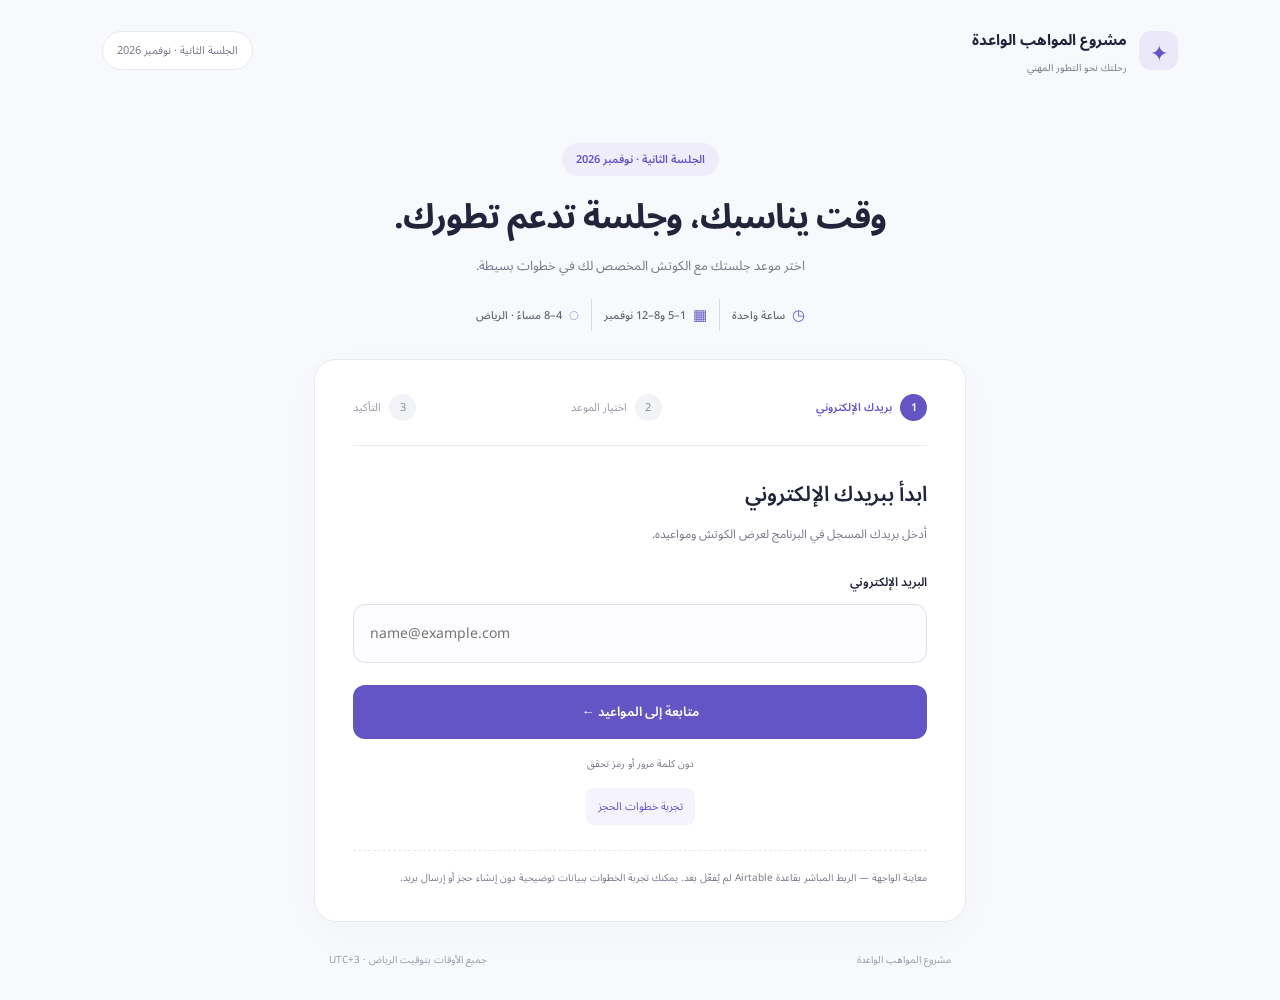
<file: session-two/index.html>
<!doctype html>
<html lang="ar" dir="rtl"><head><meta charset="utf-8"><meta name="viewport" content="width=device-width,initial-scale=1"><meta name="robots" content="noindex"><meta name="theme-color" content="#6555c4"><title>مشروع المواهب الواعدة | حجز الجلسة الثانية</title>
<style>
@import url('https://fonts.googleapis.com/css2?family=Noto+Sans+Arabic:wght@400;500;600;700&display=swap');
:root{--ink:#22243b;--green:#6555c4;--muted:#77788b;--line:#e9e9f1;--paper:#f8f9fc}*{box-sizing:border-box}body{margin:0;background:var(--paper);color:var(--ink);font-family:'Noto Sans Arabic',Tahoma,sans-serif}button,input{font:inherit}button{cursor:pointer}button:disabled{cursor:default;opacity:.45}header{max-width:1140px;margin:auto;padding:23px 32px;display:flex;align-items:center;justify-content:space-between}.brand{display:flex;gap:12px;align-items:center}.brand b{font-size:15px}.brand small{display:block;font-size:10px;color:var(--muted)}.mark{height:39px;width:39px;display:grid;place-items:center;border-radius:12px;background:#ebe8fa;color:var(--green);font-size:22px}header>span{font-size:11px;color:var(--muted);background:white;border:1px solid var(--line);padding:7px 14px;border-radius:30px}main{max-width:700px;margin:40px auto 0;padding:0 24px}.intro{text-align:center;margin-bottom:28px}.eyebrow{display:inline-block;color:var(--green);font-size:11px;font-weight:600;background:#efedfa;padding:5px 14px;border-radius:25px}h1{font-size:34px;font-weight:700;letter-spacing:-1px;margin:14px 0 9px;line-height:1.6}p{color:var(--muted);font-size:13px;line-height:2}.intro p{margin:0}.facts{display:flex;justify-content:center;gap:12px;margin-top:20px;flex-wrap:wrap}.fact{display:flex;align-items:center;gap:7px;font-size:11px;color:#656579}.fact+.fact{border-right:1px solid #dcdce8;padding-right:12px}.fact i{font-style:normal;color:var(--green);font-size:15px}.fact b{font-size:11px;font-weight:500}.card{background:white;border:1px solid var(--line);border-radius:22px;padding:34px 38px;box-shadow:0 12px 45px #25234a06}.steps{display:flex;justify-content:space-between;padding-bottom:24px;margin-bottom:26px;border-bottom:1px solid var(--line);gap:10px}.step{font-size:11px;color:#9999a8;display:flex;align-items:center;gap:8px}.step i{font-style:normal;width:27px;height:27px;display:grid;place-items:center;border-radius:50%;background:#f2f3f7;color:#8a8b9b;font-size:11px}.step.active{color:var(--green);font-weight:600}.step.active i{background:var(--green);color:white}h2{font-size:21px;margin:0 0 7px;font-weight:600}.sub{font-size:12px;margin:0 0 23px}label{display:block;margin-bottom:9px;font-size:12px;font-weight:600}input{width:100%;border:1px solid #dddfea;border-radius:12px;background:#fcfcfe;padding:14px 16px;outline:none;font-size:14px;color:var(--ink)}input:focus{border-color:var(--green);box-shadow:0 0 0 3px #6555c414}input[type=email]{direction:ltr;text-align:left}.primary{width:100%;background:var(--green);color:white;border:0;border-radius:12px;padding:13px;margin-top:22px;font-size:13px;font-weight:600;transition:background .2s,transform .2s}.primary:hover:not(:disabled){background:#5545b5;transform:translateY(-1px)}.help{text-align:center;font-size:10px;margin:15px 0 0}.demo{display:block;margin:14px auto 0;padding:7px 12px;border:0;border-radius:8px;background:#f5f3fd;color:var(--green);font-size:11px}.preview{font-size:10px;line-height:1.9;margin:25px 0 0;padding-top:17px;border-top:1px dashed var(--line);color:var(--muted)}.error{font-size:12px;color:#ac3e55;line-height:1.9;margin-top:12px}.identity{display:flex;justify-content:space-between;gap:15px;padding:16px 18px;margin:19px 0 25px;background:#f6f5fc;border:1px solid #efedf8;border-radius:12px}.identity small{display:block;color:var(--muted);font-size:10px}.identity b{font-size:13px;font-weight:600}.days{display:grid;grid-template-columns:repeat(5,1fr);gap:9px}.choice{background:white;border:1px solid var(--line);color:var(--ink);border-radius:12px;padding:12px 5px;font-size:16px;transition:border-color .2s}.choice:hover{border-color:#afa5e5}.choice small{display:block;color:var(--muted);font-size:10px;margin-top:2px}.choice.selected{border-color:var(--green);background:#f1eefc;color:var(--green);box-shadow:inset 0 0 0 1px var(--green)}.times{display:grid;grid-template-columns:1fr 1fr;gap:9px;margin-top:10px}.times .choice{font-size:12px;padding:13px 5px}.section-label{font-size:12px;font-weight:600;margin-top:23px}.secondary{font-size:11px;background:none;border:0;color:var(--muted);display:block;margin:15px auto 0}.summary{border:1px solid var(--line);border-radius:13px;padding:10px 19px;margin-top:20px;background:#fcfcfe}.summary div{display:flex;justify-content:space-between;gap:15px;padding:12px 0;border-bottom:1px solid var(--line);font-size:12px}.summary div:last-child{border:0}.summary span{color:var(--muted)}.summary b{font-weight:500;overflow-wrap:anywhere}.success{width:62px;height:62px;background:#eef8f0;border-radius:50%;color:#3d8d60;display:grid;place-items:center;font-size:32px;margin:0 auto 20px}#done h2,#done>p{text-align:center}footer{max-width:652px;margin:27px auto 30px;display:flex;justify-content:space-between;color:#9999a9;font-size:10px;padding:0 15px}.hidden{display:none!important}:focus-visible{outline:3px solid #a69ae1;outline-offset:3px}@media(max-width:600px){header{padding:18px 20px}header>span{font-size:9px;padding:6px 9px}.brand b{font-size:12px}.brand small{font-size:9px}.mark{width:33px;height:33px}main{margin-top:24px;padding:0 16px}h1{font-size:27px}.intro p{font-size:12px}.facts{gap:9px}.fact{font-size:10px}.fact b{font-size:10px}.fact+.fact{padding-right:9px}.card{padding:25px 20px;border-radius:18px}.steps{gap:5px}.step{font-size:9px;gap:5px}.step i{width:24px;height:24px}.days{gap:7px}.choice{padding:10px 3px}footer{margin:23px 10px;font-size:9px}}
</style></head><body>
<header><div class="brand"><div class="mark" aria-hidden="true">✦</div><div><b>مشروع المواهب الواعدة</b><small>رحلتك نحو التطور المهني</small></div></div><span>الجلسة الثانية · نوفمبر 2026</span></header>
<main><section class="intro"><div class="eyebrow">الجلسة الثانية · نوفمبر 2026</div><h1>وقت يناسبك، وجلسة تدعم تطورك.</h1><p>اختر موعد جلستك مع الكوتش المخصص لك في خطوات بسيطة.</p><div class="facts"><div class="fact"><i>◷</i><b>ساعة واحدة</b></div><div class="fact"><i>▦</i><b>1–5 و8–12 نوفمبر</b></div><div class="fact"><i>◌</i><b>4–8 مساءً · الرياض</b></div></div></section>
<section class="card" aria-label="حجز الجلسة"><nav class="steps" aria-label="خطوات الحجز"><div class="step active"><i>1</i>بريدك الإلكتروني</div><div class="step"><i>2</i>اختيار الموعد</div><div class="step"><i>3</i>التأكيد</div></nav>
<div id="login"><h2>ابدأ ببريدك الإلكتروني</h2><p class="sub">أدخل بريدك المسجل في البرنامج لعرض الكوتش ومواعيده.</p><form id="loginForm"><label for="email">البريد الإلكتروني</label><input id="email" type="email" autocomplete="email" required placeholder="name@example.com" maxlength="254"><button class="primary" id="loginButton" type="submit">متابعة إلى المواعيد ←</button></form><p class="help">دون كلمة مرور أو رمز تحقق</p><button class="demo" id="demoButton">تجربة خطوات الحجز</button></div>
<div id="booking" class="hidden"><h2>اختر موعدك</h2><p class="sub">المواعيد المتاحة مع الكوتش المخصص لك.</p><div class="identity"><div><small>اسم المتدرب</small><b id="traineeName"></b></div><div><small>الكوتش المخصص لك</small><b id="coachName"></b></div></div><label>اختر اليوم — نوفمبر 2026</label><div class="days" id="days"></div><div class="section-label" id="timeLabel">اختر يومًا لعرض الأوقات</div><div class="times" id="times"></div><button class="primary" id="reviewButton" disabled>مراجعة الحجز ←</button><button class="secondary" id="backLogin">تغيير البريد الإلكتروني</button></div>
<div id="review" class="hidden"><h2>راجع تفاصيل جلستك</h2><p class="sub">تأكد من الموعد قبل تأكيد الحجز.</p><div class="summary" id="summary"></div><button class="primary" id="confirmButton">تأكيد الحجز</button><button class="secondary" id="backBooking">العودة لاختيار الموعد</button></div>
<div id="done" class="hidden"><div class="success" aria-hidden="true">✓</div><h2 id="doneTitle">تم تأكيد الحجز</h2><p id="doneMessage"></p><div class="summary" id="doneSummary"></div><button class="primary" id="restart">العودة للبداية</button></div><div class="error" id="error" role="alert" aria-live="polite"></div><div class="preview" id="previewNotice">معاينة الواجهة — الربط المباشر بقاعدة Airtable لم يُفعّل بعد. يمكنك تجربة الخطوات ببيانات توضيحية دون إنشاء حجز أو إرسال بريد.</div></section></main><footer><span>مشروع المواهب الواعدة</span><span>جميع الأوقات بتوقيت الرياض · UTC+3</span></footer>
<script>
// Set a same-origin server endpoint after provisioning the Airtable service connection.
// رابط خدمة الحجز (Cloudflare Worker) — لا يحتوي أي مفتاح سري.
const API_BASE='';let state={demo:false,email:'',trainee:null,coach:null,slots:[],selected:null,requestId:null};
const $=id=>document.getElementById(id);const fmt=new Intl.DateTimeFormat('ar-SA',{timeZone:'Asia/Riyadh',hour:'numeric',minute:'2-digit',hour12:true});const weekdays=['الأحد','الاثنين','الثلاثاء','الأربعاء','الخميس','الجمعة','السبت'];
function show(id){for(const key of ['login','booking','review','done'])$(key).classList.toggle('hidden',key!==id);document.querySelectorAll('.step').forEach((el,i)=>el.classList.toggle('active',i===({login:0,booking:1,review:2,done:2})[id]));$('error').textContent='';}
async function request(path,body){const r=await fetch(API_BASE+path,{method:'POST',headers:{'Content-Type':'application/json'},body:JSON.stringify(body),cache:'no-store'});let data;try{data=await r.json()}catch{throw Error('تعذر الاتصال بخدمة الحجز. حاول لاحقًا.')}if(!r.ok)throw Error(data.message||'تعذر إتمام الطلب. حاول مرة أخرى.');return data;}
function load(data){state.trainee=data.trainee;state.coach=data.coach;state.slots=data.slots;state.selected=null;$('traineeName').textContent=data.trainee.name;$('coachName').textContent=data.coach.name;renderDays();show('booking');}
function renderDays(){const dates=[...new Set(state.slots.filter(s=>s.available).map(s=>s.date))].sort();$('days').replaceChildren();$('times').replaceChildren();$('reviewButton').disabled=true;$('timeLabel').textContent=dates.length?'اختر يومًا لعرض الأوقات':'لا توجد مواعيد متاحة حاليًا. تواصل مع منظم البرنامج.';for(const date of dates){const day=Number(date.slice(-2)),idx=new Date(date+'T12:00:00+03:00').getUTCDay();const btn=document.createElement('button');btn.type='button';btn.className='choice';btn.textContent=day;const small=document.createElement('small');small.textContent=weekdays[idx];btn.append(small);btn.setAttribute('aria-label',weekdays[idx]+' '+day+' نوفمبر 2026');btn.onclick=()=>{document.querySelectorAll('#days .choice').forEach(b=>{b.classList.remove('selected');b.setAttribute('aria-pressed','false')});btn.classList.add('selected');btn.setAttribute('aria-pressed','true');renderTimes(date);};$('days').append(btn);}}
function renderTimes(date){state.selected=null;$('reviewButton').disabled=true;$('timeLabel').textContent='اختر الوقت — بتوقيت الرياض';$('times').replaceChildren();for(const slot of state.slots.filter(s=>s.available&&s.date===date)){const btn=document.createElement('button');btn.type='button';btn.className='choice';btn.textContent=fmt.format(new Date(slot.start))+' – '+fmt.format(new Date(slot.end));btn.onclick=()=>{state.selected=slot;document.querySelectorAll('#times .choice').forEach(b=>{b.classList.remove('selected');b.setAttribute('aria-pressed','false')});btn.classList.add('selected');btn.setAttribute('aria-pressed','true');$('reviewButton').disabled=false;};$('times').append(btn);}}
function summary(target){$(target).replaceChildren();const rows=[['المتدرب',state.trainee.name],['الكوتش',state.coach.name],['التاريخ',Number(state.selected.date.slice(-2))+' نوفمبر 2026'],['الوقت',fmt.format(new Date(state.selected.start))+' – '+fmt.format(new Date(state.selected.end))],['البريد الإلكتروني',state.email],['مدة الجلسة','ساعة واحدة']];for(const [label,value]of rows){const row=document.createElement('div'),span=document.createElement('span'),b=document.createElement('b');span.textContent=label;b.textContent=value;if(label==='البريد الإلكتروني')b.dir='ltr';row.append(span,b);$(target).append(row);}}
$('loginForm').onsubmit=async e=>{e.preventDefault();const email=$('email').value.trim().toLowerCase();if(!API_BASE){$('error').textContent='الربط المباشر لم يُفعّل بعد. استخدم «تجربة خطوات الحجز» لمعاينة الواجهة.';return;}state.demo=false;state.email=email;$('loginButton').disabled=true;try{const data=await request('/lookup',{email});if(data.existingBooking){$('error').textContent='لديك حجز مؤكد بالفعل: '+data.existingBooking.description;return;}load(data);}catch(err){$('error').textContent=err.message}finally{$('loginButton').disabled=false;}};
$('demoButton').onclick=()=>{state.demo=true;state.email='trainee@example.com';const slots=[];for(const day of [1,2,3,4,5,8,9,10,11,12])for(const h of [16,17,18,19]){const date='2026-11-'+String(day).padStart(2,'0');slots.push({id:date+'-'+h,date,start:date+'T'+h+':00:00+03:00',end:date+'T'+(h+1)+':00:00+03:00',available:true});}load({trainee:{name:'متدرب توضيحي'},coach:{name:'منى المطيري'},slots});};
$('reviewButton').onclick=()=>{if(!state.selected)return;summary('summary');state.requestId=crypto.randomUUID();$('confirmButton').textContent=state.demo?'تجربة التأكيد — دون حجز فعلي':'تأكيد الحجز';show('review');};
$('confirmButton').onclick=async()=>{if(!state.selected)return;$('confirmButton').disabled=true;try{if(!state.demo)await request('/book',{email:state.email,slotId:state.selected.id,requestId:state.requestId});$('doneTitle').textContent=state.demo?'اكتملت تجربة الواجهة':'تم تأكيد حجزك';$('doneMessage').textContent=state.demo?'هذه معاينة فقط. لم يُحفظ أي حجز ولم يُرسل بريد إلكتروني.':'ستصلك رسالة تأكيد على بريدك المسجل تتضمن تفاصيل الموعد. يُضاف رابط Teams لاحقًا.';summary('doneSummary');show('done');}catch(err){$('error').textContent=err.message;}finally{$('confirmButton').disabled=false;}};
if(API_BASE){$('previewNotice').classList.add('hidden');$('demoButton').classList.add('hidden');}
$('backLogin').onclick=()=>show('login');$('backBooking').onclick=()=>show('booking');$('restart').onclick=()=>{state.selected=null;$('email').value='';show('login');};
</script></body></html>
</file>
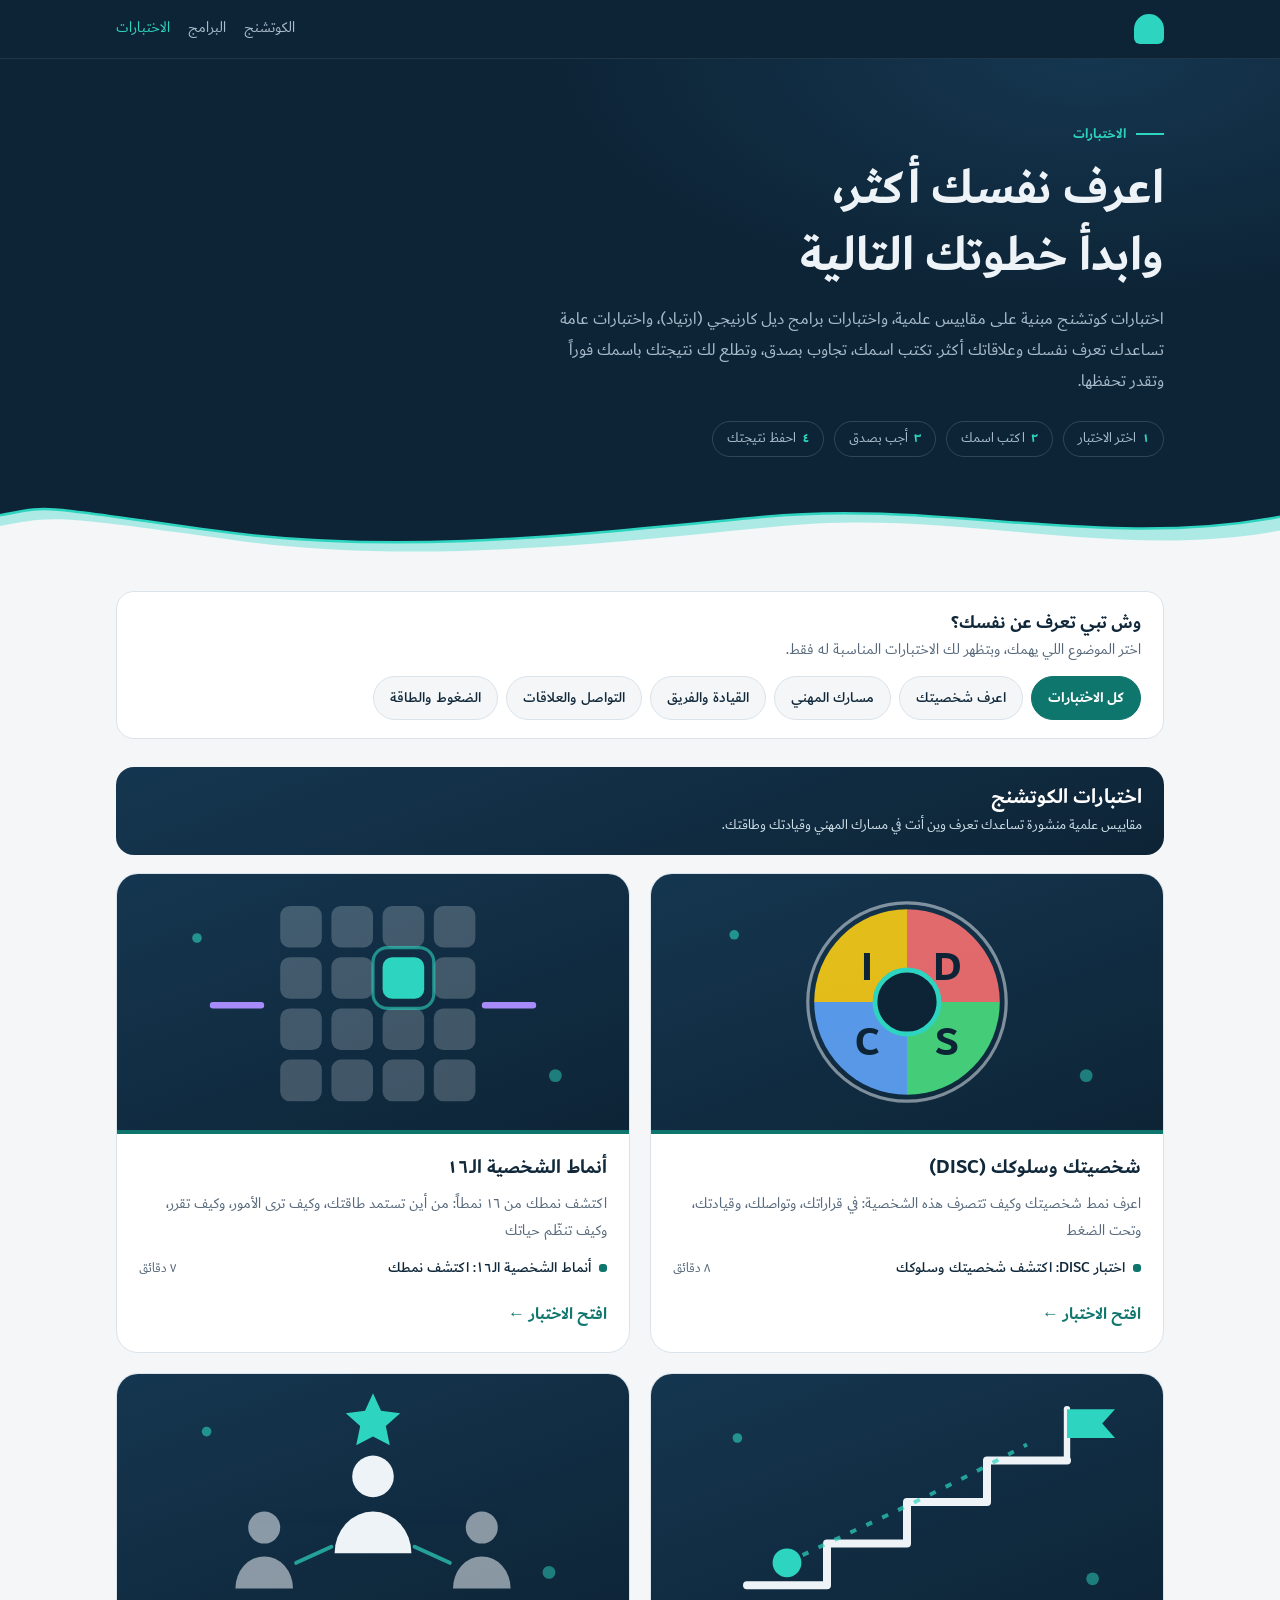
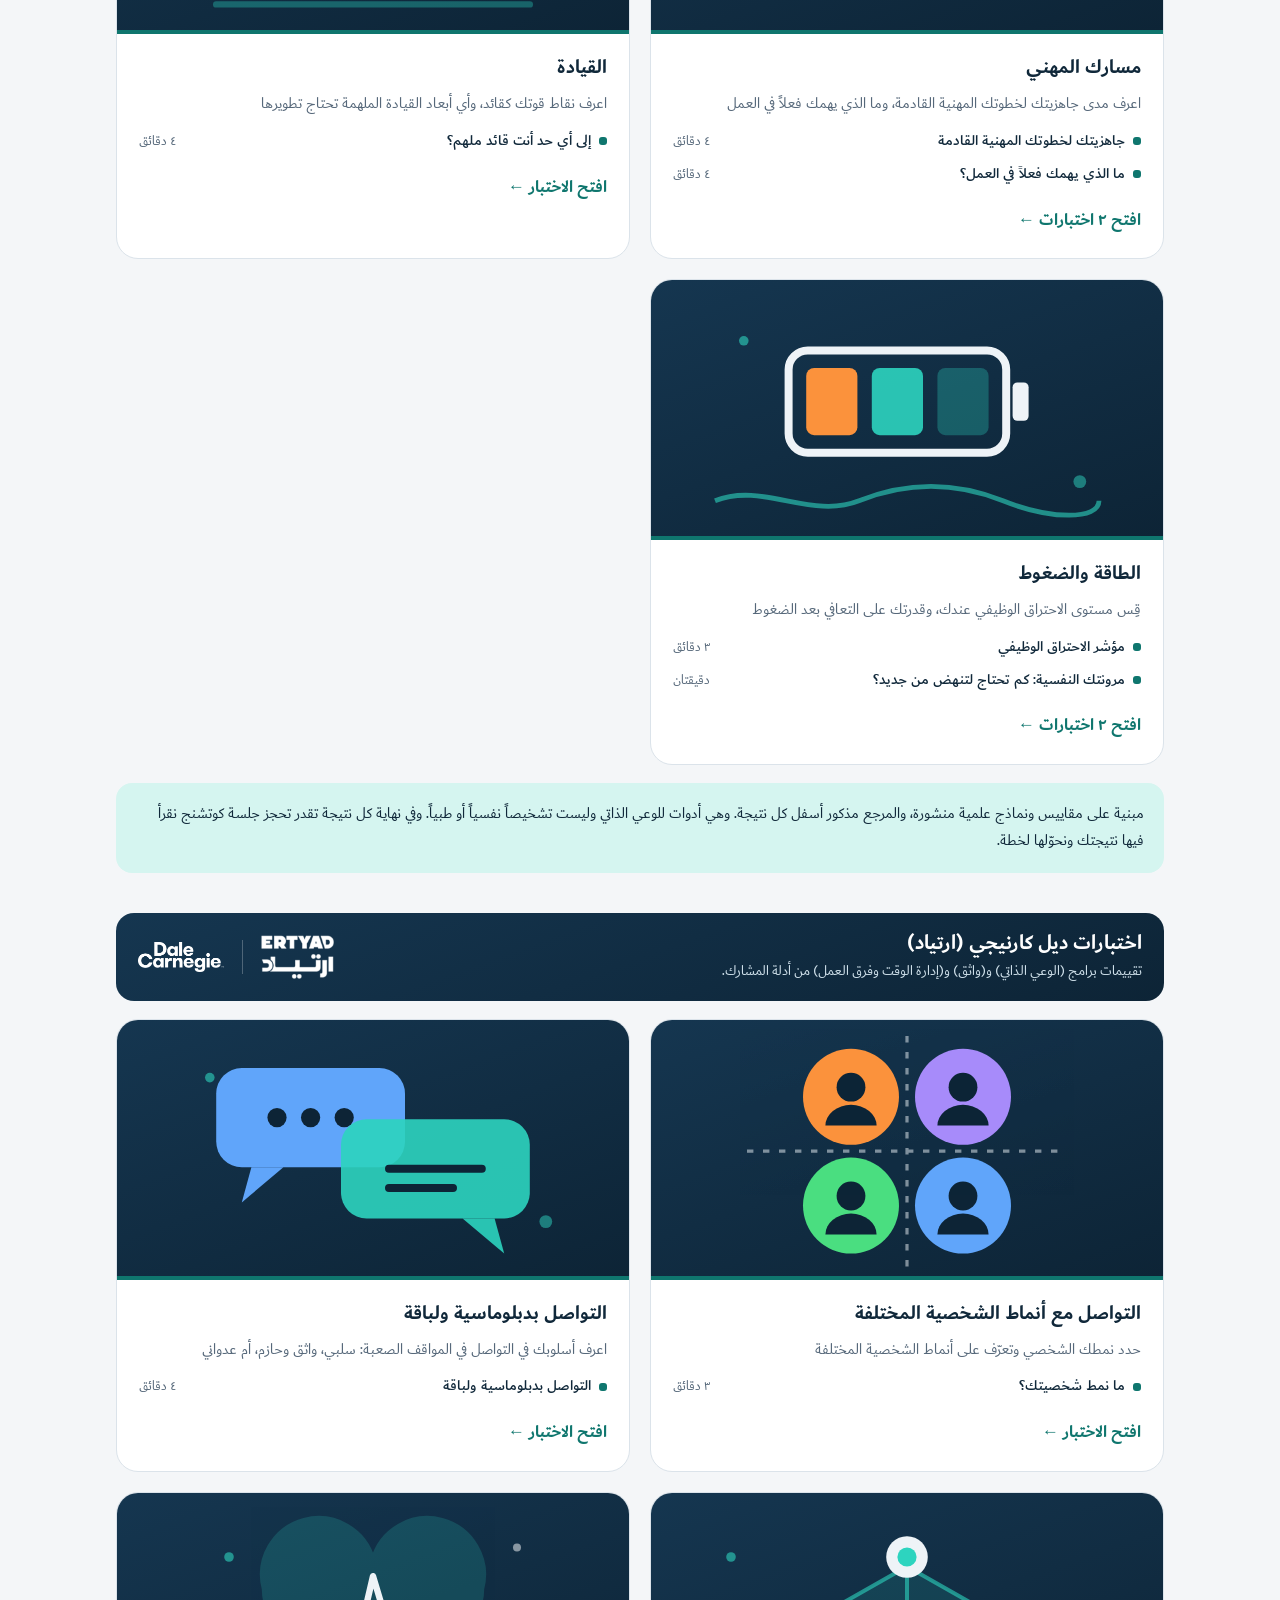
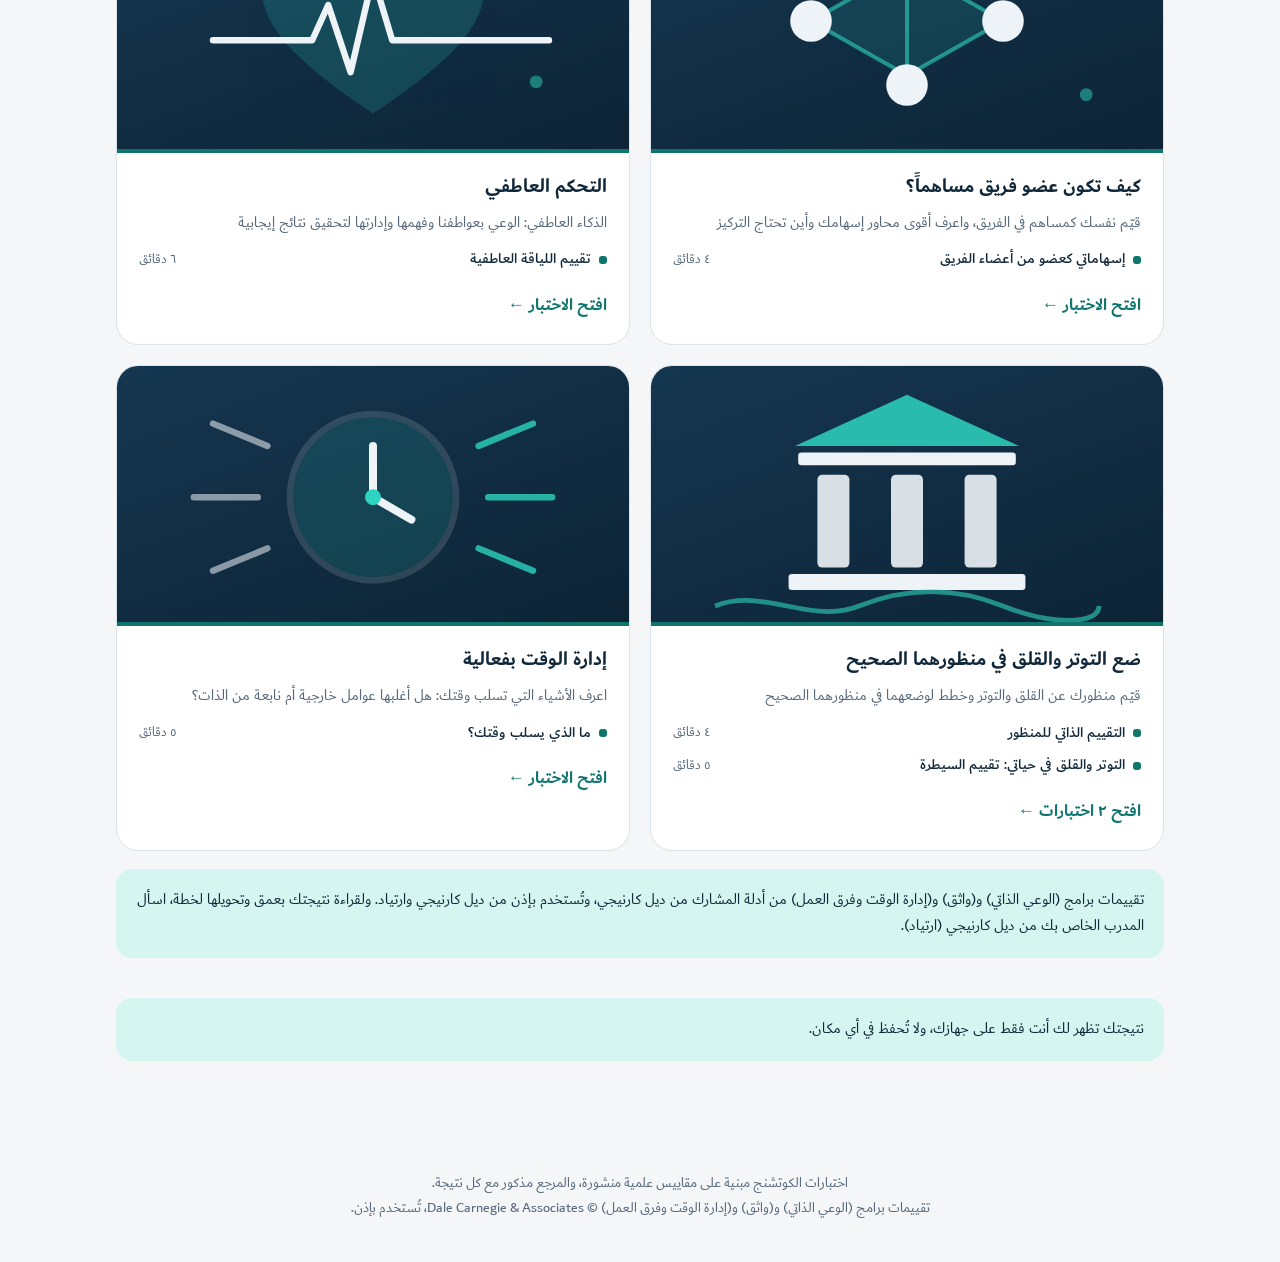
<file: tests/index.html>
<!doctype html>
<html lang="ar" dir="rtl"><head><meta charset="utf-8"><meta name="viewport" content="width=device-width, initial-scale=1">
<title>الاختبارات</title><meta http-equiv="refresh" content="0; url=../tests.html"><link rel="canonical" href="../tests.html">
<script>location.replace("../tests.html")</script></head>
<body style="font-family:sans-serif;padding:24px"><a href="../tests.html">انتقل إلى صفحة الاختبارات</a></body></html>
</file>
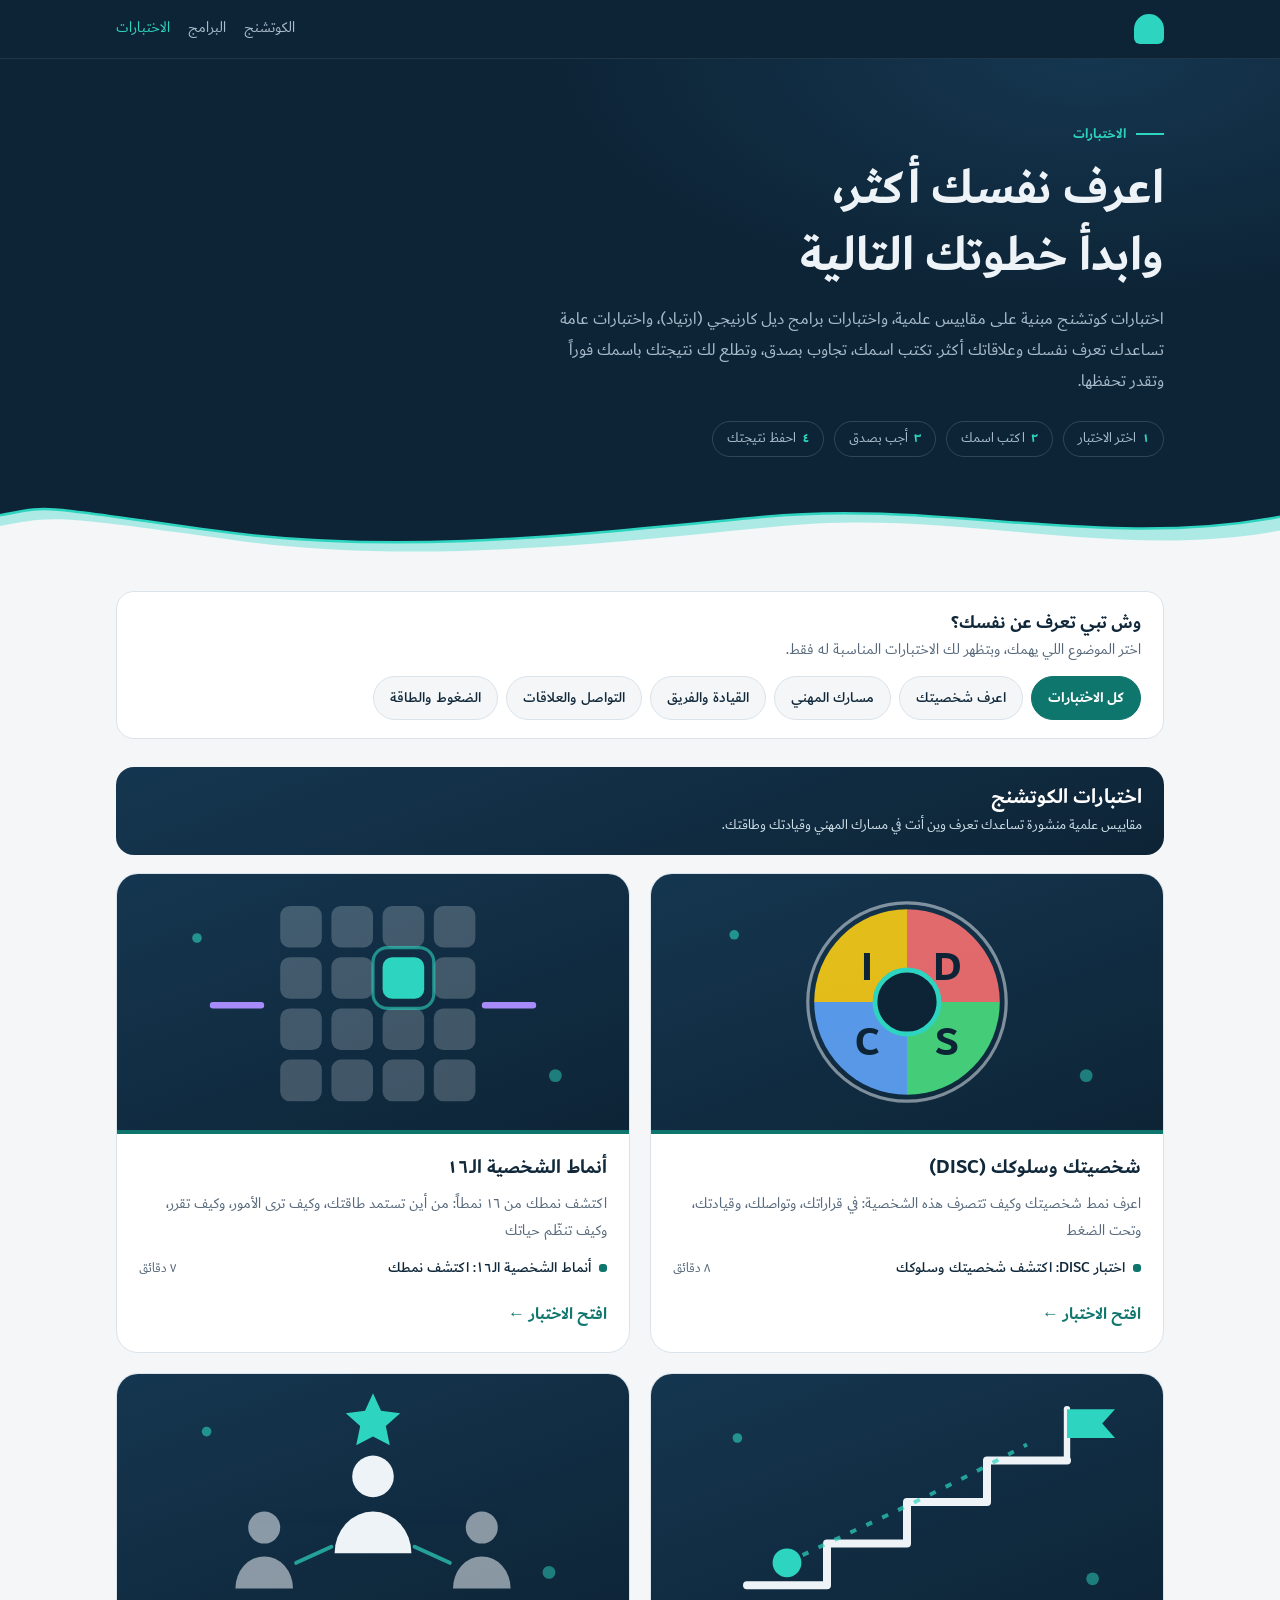
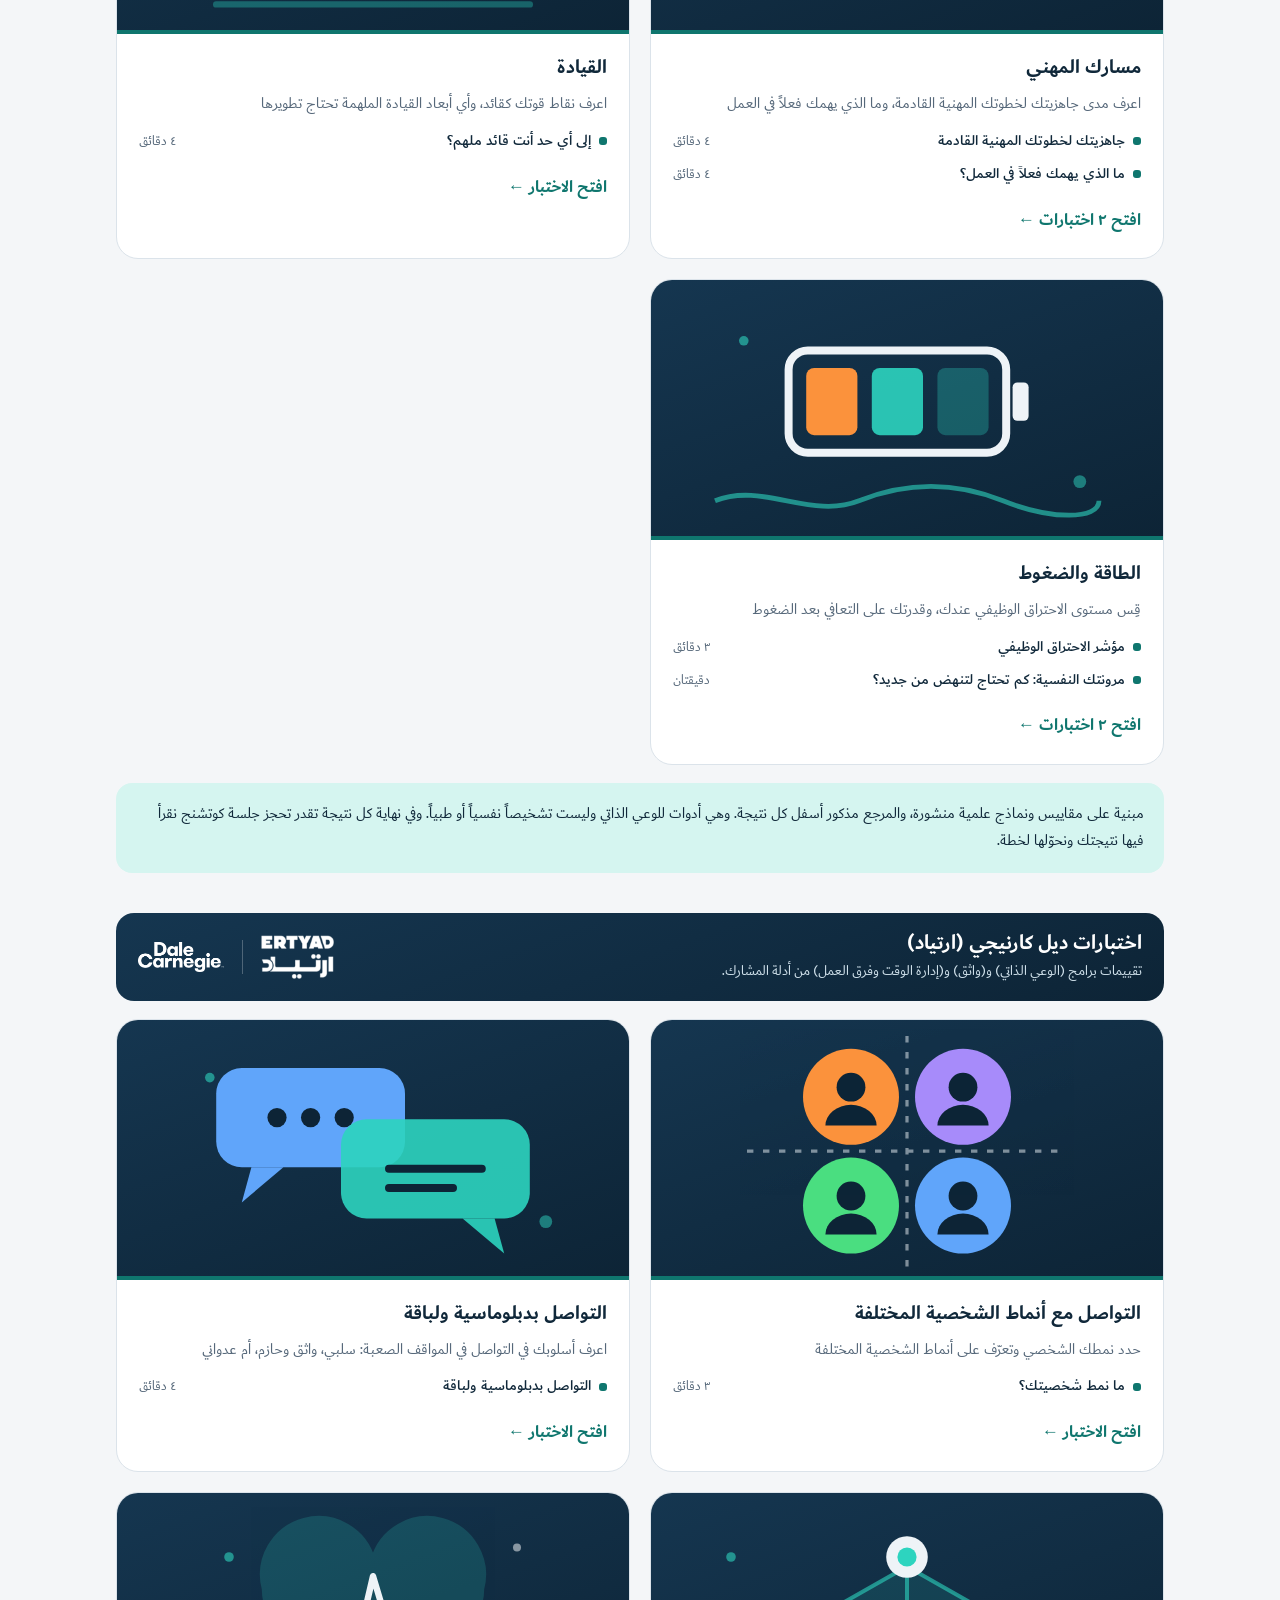
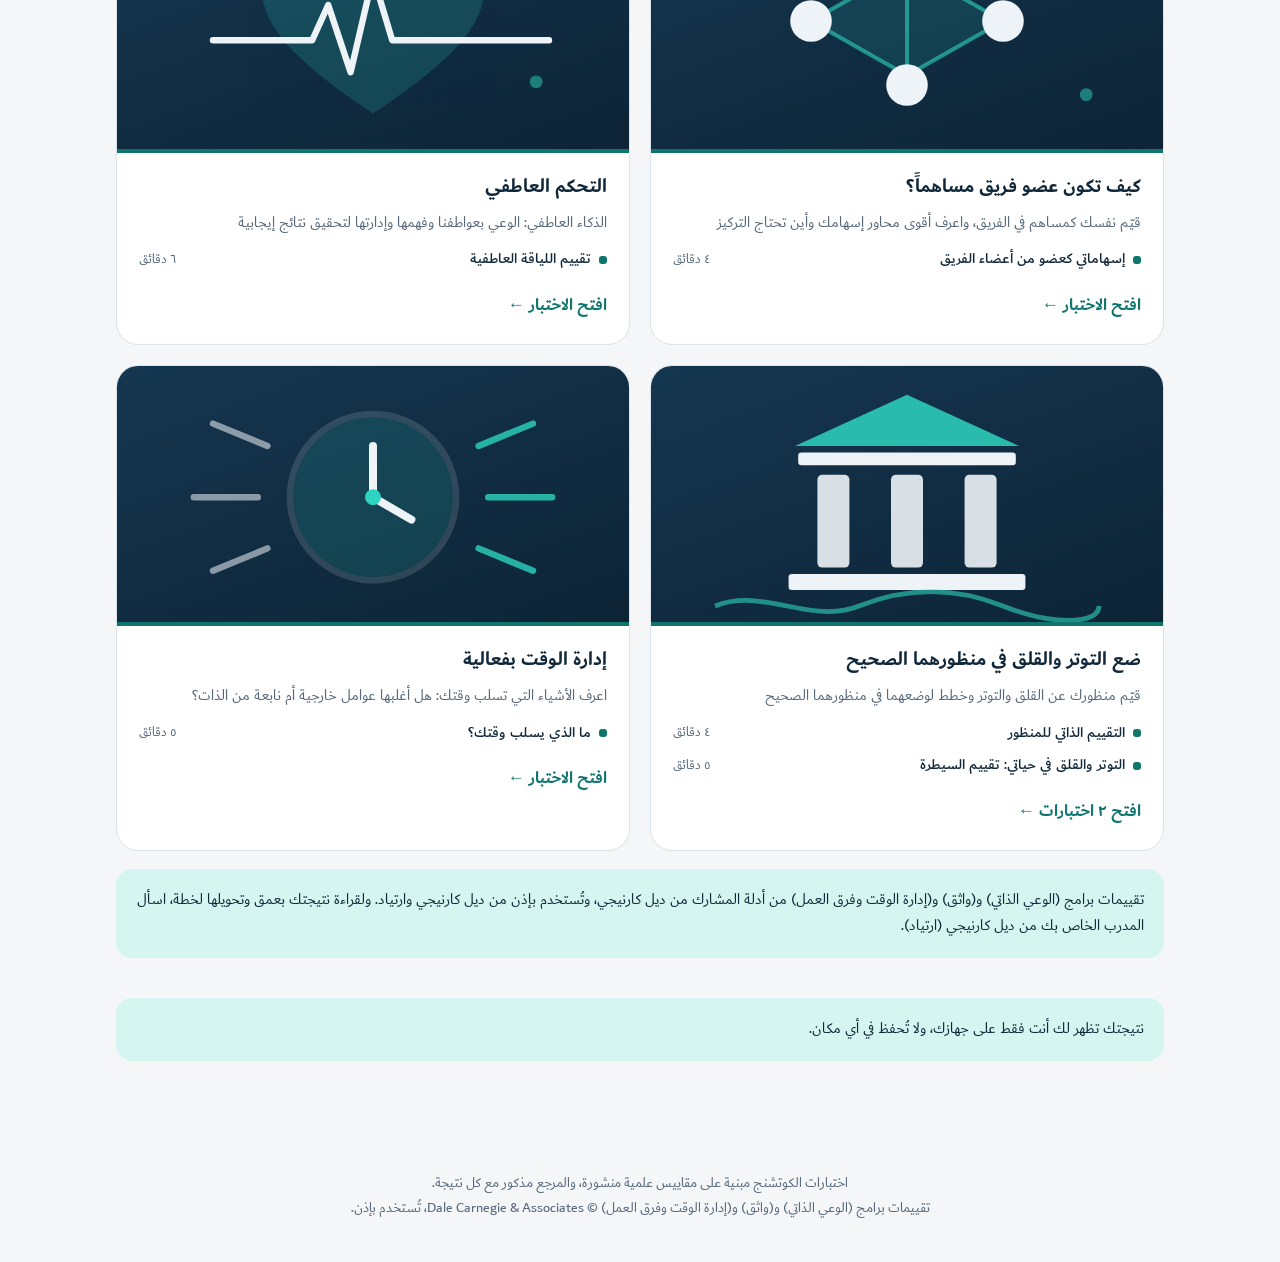
<file: tests.html>
<!doctype html>
<html lang="ar" dir="rtl">
<head>
<meta charset="utf-8">
<meta name="viewport" content="width=device-width, initial-scale=1, viewport-fit=cover">
<meta name="description" content="اختبارات الكوتشنج واختبارات برامج ديل كارنيجي (ارتياد). نتيجة فورية باسمك.">
<title>الاختبارات | سلطان الشهاب</title>
<style>
@font-face{font-family:'Dubai';font-weight:300;font-display:swap;src:url('fonts/Dubai-Light.woff2') format('woff2'),url('fonts/Dubai-Light.woff') format('woff')}
@font-face{font-family:'Dubai';font-weight:400;font-display:swap;src:url('fonts/Dubai-Regular.woff2') format('woff2'),url('fonts/Dubai-Regular.woff') format('woff')}
@font-face{font-family:'Dubai';font-weight:500;font-display:swap;src:url('fonts/Dubai-Medium.woff2') format('woff2'),url('fonts/Dubai-Medium.woff') format('woff')}
@font-face{font-family:'Dubai';font-weight:700;font-display:swap;src:url('fonts/Dubai-Bold.woff2') format('woff2'),url('fonts/Dubai-Bold.woff') format('woff')}
:root{
  --bg:#f4f6f8; --surface:#ffffff; --ink:#10283a; --muted:#56687a; --line:#dbe3ea;
  --navy:#0d2436; --navy-2:#153650; --on-navy:#eef3f7; --on-navy-muted:#a9bccb;
  --gold:#2dd4bf; --gold-soft:#d5f5f0; --gold-ink:#0f766e; --teal:#2f7f86; --sadu:#a8402c;
  --c-d:#c2410c; --c-e:#7c3aed; --c-a:#15803d; --c-t:#1d4ed8;
  --c-dd:#b91c1c; --c-ii:#a16207; --c-ss:#15803d; --c-cc:#1d4ed8;
  --font:"Dubai","Segoe UI",Tahoma,sans-serif;
}
@media (prefers-color-scheme:dark){:root:not([data-theme="light"]){
  --bg:#0a1925; --surface:#11273a; --ink:#e7eef4; --muted:#9fb3c3; --line:#203a50;
  --navy:#071521; --navy-2:#0f2a40; --gold-soft:#123b3a; --gold-ink:#2dd4bf;
  --c-d:#fb923c; --c-e:#a78bfa; --c-a:#4ade80; --c-t:#60a5fa;
  --c-dd:#f87171; --c-ii:#facc15; --c-ss:#4ade80; --c-cc:#60a5fa; color-scheme:dark}}
:root[data-theme="dark"]{
  --bg:#0a1925; --surface:#11273a; --ink:#e7eef4; --muted:#9fb3c3; --line:#203a50;
  --navy:#071521; --navy-2:#0f2a40; --gold-soft:#123b3a; --gold-ink:#2dd4bf;
  --c-d:#fb923c; --c-e:#a78bfa; --c-a:#4ade80; --c-t:#60a5fa;
  --c-dd:#f87171; --c-ii:#facc15; --c-ss:#4ade80; --c-cc:#60a5fa; color-scheme:dark}
*{box-sizing:border-box}
html{scroll-behavior:smooth}
body{margin:0;background:var(--bg);color:var(--ink);font-family:var(--font);font-size:17px;line-height:1.8}
h1,h2,h3{line-height:1.35;margin:0;font-weight:700;text-wrap:balance}
p{margin:0}
a{color:inherit}
button,input,textarea,select{font:inherit;color:inherit}
.in{max-width:1080px;margin-inline:auto;padding-inline:16px}
:focus-visible{outline:3px solid var(--gold);outline-offset:3px}
[hidden]{display:none!important}

/* NAV */
.top{background:var(--navy);color:var(--on-navy);position:sticky;top:0;z-index:20;border-bottom:1px solid #ffffff14}
.top .in{display:flex;align-items:center;justify-content:space-between;gap:12px;padding-block:14px}
.brand{font-size:1.2rem;font-weight:700;display:flex;align-items:center;gap:10px;text-decoration:none}
.brand i{width:30px;height:30px;border-radius:50% 50% 6px 6px;background:var(--gold);display:inline-block}
.top nav{display:flex;align-items:center;gap:18px;font-size:.95rem;color:var(--on-navy-muted)}
.top nav a{text-decoration:none}
.top nav a:hover{color:var(--gold)}
.top .book{background:var(--gold);color:#0d2436;padding:8px 18px;border-radius:999px;font-weight:600}
.top .book:hover{color:#0d2436}

/* HERO */
.hero{background:radial-gradient(900px 400px at 85% 0%,var(--navy-2),transparent 60%),var(--navy);color:var(--on-navy);padding-block:56px 30px}
.eyebrow{font-size:.85rem;font-weight:600;color:var(--gold);display:inline-flex;align-items:center;gap:10px}
.eyebrow::before{content:"";width:28px;height:2px;background:var(--gold)}
.partners{display:flex;align-items:center;gap:18px;margin-bottom:22px}
.partners img{height:40px;width:auto;display:block}
.partners .sep{width:1px;height:34px;background:#ffffff40}
.hero h1{font-size:clamp(2rem,5vw,3.1rem);margin-top:10px}
.hero p{color:var(--on-navy-muted);max-width:36em;margin-top:14px;font-size:1.08rem}
.steps{display:flex;flex-wrap:wrap;gap:10px;margin-top:24px}
.steps span{border:1px solid #ffffff26;border-radius:999px;padding:4px 14px;font-size:.88rem;color:var(--on-navy-muted)}
.steps b{color:var(--gold);margin-inline-end:6px}
.wave{display:block;width:100%;height:clamp(40px,6vw,80px);color:var(--navy);margin-top:-1px}
.wave svg{display:block;width:100%;height:100%}
.wave .w2{fill:var(--gold);opacity:.35}
.wave .ln{fill:none;stroke:var(--gold);stroke-width:2.5;vector-effect:non-scaling-stroke}

/* CATALOG */
main{padding-block:20px 80px;min-height:50vh}
.cat{margin-top:36px}
.cat:first-child{margin-top:8px}
.cat-h{display:flex;align-items:center;gap:12px;margin-bottom:16px}
.cat-h .dot{width:12px;height:12px;border-radius:4px;background:var(--c)}
.cat-h h2{font-size:1.4rem}
.cat-h p{color:var(--muted);font-size:.95rem}
.cards{display:grid;grid-template-columns:repeat(2,minmax(0,1fr));gap:18px}
.card{--c:var(--gold-ink);background:var(--surface);border:1px solid var(--line);border-radius:20px;padding:24px;display:grid;gap:10px;align-content:start;position:relative;overflow:hidden;transition:transform .2s,box-shadow .2s}
.card:hover{transform:translateY(-4px);box-shadow:0 18px 40px #10283a1a}
.card::before{content:"";position:absolute;inset:0 0 auto 0;height:5px;background:var(--c)}
.card h3{font-size:1.25rem}
.card p{color:var(--muted);font-size:.95rem}
.meta{display:flex;flex-wrap:wrap;gap:8px;font-size:.82rem}
.meta span{background:var(--bg);border:1px solid var(--line);border-radius:999px;padding:2px 12px;color:var(--muted)}
.meta span.tc{background:var(--gold-soft);border-color:transparent;color:#0f766e;font-weight:600}
.box3 li small.tc{color:var(--muted);font-weight:400;font-size:.82rem;margin-inline-start:6px}
.box3 li small.tc:empty{display:none}
.btn{display:inline-flex;align-items:center;justify-content:center;gap:8px;padding:11px 24px;border-radius:999px;font-weight:600;text-decoration:none;border:0;cursor:pointer;transition:transform .15s,background .15s;background:var(--gold);color:#0d2436}
.btn:hover{transform:translateY(-1px)}
.btn.line{background:transparent;border:1.5px solid var(--line);color:var(--ink)}
.btn.dark{background:var(--navy);color:var(--on-navy)}
.btn.wa{background:#25d366;color:#08311a}
.btn:disabled{opacity:.45;cursor:not-allowed;transform:none}
.card .btn{justify-self:start;margin-top:6px}
.c-career{--c:var(--gold-ink)} .c-lead{--c:var(--c-t)} .c-energy{--c:var(--c-d)} .c-eq{--c:var(--gold-ink)} .c-style{--c:var(--c-e)} .c-stress{--c:var(--sadu)} .c-diplo{--c:var(--c-t)} .c-time{--c:#b45309} .c-team{--c:var(--c-a)} .c-disc{--c:var(--gold-ink)} .c-jung{--c:var(--c-e)}
.boxes{display:grid;grid-template-columns:repeat(2,minmax(0,1fr));gap:20px;margin-top:8px}
.boxes .box3 .art{aspect-ratio:5/2}
.cmp{width:100%;border-collapse:collapse;font-size:.88rem;margin-top:6px}
.cmp th,.cmp td{border:1px solid var(--line);padding:8px 10px;vertical-align:top;text-align:start}
.cmp th{background:var(--bg)}
.cmp th.me{background:var(--gold-soft);color:#0d2436}
.cmp-wrap{overflow-x:auto}
.better{display:grid;gap:10px}
.better div{border:1px solid var(--line);border-inline-start:4px solid var(--c-a);border-radius:12px;padding:10px 14px}
.better small{display:block;color:var(--muted);margin-bottom:4px}
.box3{--c:var(--gold-ink);display:flex;flex-direction:column;background:var(--surface);border:1px solid var(--line);border-radius:22px;overflow:hidden;text-decoration:none;color:inherit;transition:transform .2s,box-shadow .2s}
.box3:hover{transform:translateY(-5px);box-shadow:0 22px 46px #10283a22}
.box3 .art{background:linear-gradient(160deg,var(--navy-2),var(--navy));aspect-ratio:2/1;display:grid;place-items:center;border-bottom:4px solid var(--c)}
.box3 .art svg{width:100%;height:100%;display:block}
.box3 .bd{padding:20px 22px 22px;display:grid;gap:10px;flex:1;align-content:start}
.box3 h2{font-size:1.25rem}
.box3 p{color:var(--muted);font-size:.93rem}
.box3 ul{list-style:none;margin:0;padding:0;display:grid;gap:6px}
.box3 li{display:flex;gap:8px;align-items:center;font-size:.93rem;font-weight:500}
.box3 li::before{content:"";width:8px;height:8px;border-radius:3px;background:var(--c);flex:none}
.box3 .go{margin-top:auto;padding-top:8px;font-weight:700;color:var(--c)}
.cat-top{display:flex;flex-wrap:wrap;gap:18px;align-items:center;margin-bottom:22px}
.cat-top .art{width:180px;aspect-ratio:2/1;border-radius:16px;overflow:hidden;background:linear-gradient(160deg,var(--navy-2),var(--navy));flex:none}
.cat-top .art svg{width:100%;height:100%;display:block}
.cat-top h2{font-size:clamp(1.3rem,3vw,1.7rem)}
.cat-top p{color:var(--muted)}
a.back{text-decoration:none;display:inline-block}
@media (max-width:700px){.boxes{grid-template-columns:1fr}}
@media (max-width:600px){.boxes{grid-template-columns:1fr}.cat-top .art{width:100%}}
.grp{margin-top:40px}.grp:first-child{margin-top:8px}
.grp-h{display:flex;flex-wrap:wrap;align-items:center;justify-content:space-between;gap:12px 20px;background:linear-gradient(160deg,var(--navy-2),var(--navy));color:#fff;border-radius:18px;padding:16px 22px;margin-bottom:18px}
.grp-h h2{font-size:1.3rem;color:#fff}
.grp-h p{color:#cfe0ea;font-size:.9rem;margin-top:2px}
.grp-h .partners{margin:0}.grp-h .partners img{height:30px}
.grp .note{margin-top:18px}
.card.has-badge{padding-top:28px;border-top:5px solid var(--bc,#be185d)}
.card .badge{justify-self:start;background:var(--bc);color:#fff;width:46px;height:46px;border-radius:50%;display:grid;place-items:center}
.note{margin-top:40px;padding:18px 20px;border-radius:16px;background:var(--gold-soft);color:var(--ink);font-size:.93rem}

.finder{background:var(--surface);border:1px solid var(--line);border-radius:18px;padding:18px 22px;margin-top:8px}
.finder h2{font-size:1.2rem}
.finder p{color:var(--muted);font-size:.92rem;margin-top:2px}
.chips{display:flex;flex-wrap:wrap;gap:8px;margin-top:12px}
.chips button{padding:8px 16px;border-radius:999px;border:1.5px solid var(--line);background:var(--bg);color:var(--ink);cursor:pointer;font:inherit;font-size:.92rem;font-weight:500}
@media (hover:hover){.chips button:hover{border-color:var(--gold)}}
.chips button[aria-pressed="true"]{background:var(--gold-ink);border-color:var(--gold-ink);color:var(--surface);font-weight:700}
.finder+.grp{margin-top:28px}
.box3 li small.mn{margin-inline-start:auto;color:var(--muted);font-weight:400;font-size:.8rem;white-space:nowrap}
.cta{display:flex;flex-wrap:wrap;gap:14px 20px;align-items:center;justify-content:space-between;margin-top:28px;padding:18px 22px;border-radius:18px;background:linear-gradient(160deg,var(--navy-2),var(--navy));color:#fff}
.cta h4{margin:0;color:#fff;font-size:1.1rem}
.cta p{color:#cfe0ea;font-size:.92rem;margin-top:4px}
.disclaimer.ref{text-align:left;font-size:.75rem;margin-top:8px}
/* RUNNER */
.panel{background:var(--surface);border:1px solid var(--line);border-radius:22px;padding:clamp(20px,4vw,40px);max-width:760px;margin:8px auto 0}
.back{background:none;border:0;color:var(--muted);cursor:pointer;padding:0;font-size:.95rem;margin-bottom:14px}
.back:hover{color:var(--gold-ink)}
.panel h2{font-size:clamp(1.4rem,3.4vw,1.9rem)}
.panel .sub{color:var(--muted);margin-top:8px}
.field{display:grid;gap:6px;margin-top:20px}
.field label{font-weight:600;font-size:.95rem}
.field small{color:var(--muted);font-weight:400}
.field input,.field textarea{width:100%;padding:12px 16px;border-radius:14px;border:1.5px solid var(--line);background:var(--bg)}
.field input:focus,.field textarea:focus{border-color:var(--gold);outline:none}
.actions{display:flex;flex-wrap:wrap;gap:10px;margin-top:26px;align-items:center}
.bar{height:8px;border-radius:99px;background:var(--line);overflow:hidden;margin-block:6px 22px}
.bar i{display:block;height:100%;background:var(--gold);border-radius:99px;transition:width .3s}
.qnum{color:var(--muted);font-size:.9rem;display:flex;justify-content:space-between}
.qtext{font-size:clamp(1.2rem,3vw,1.5rem);font-weight:700;line-height:1.6;min-height:3.2em}
.qdim{display:inline-block;font-size:.8rem;color:var(--gold-ink);background:var(--gold-soft);border-radius:999px;padding:1px 12px;margin-bottom:10px}
.opts{display:grid;gap:10px;margin-top:20px}
.opt{display:flex;align-items:center;gap:14px;width:100%;text-align:start;padding:14px 18px;border-radius:16px;border:1.5px solid var(--line);background:var(--bg);cursor:pointer;transition:border-color .15s,background .15s}
@media (hover:hover){.opt:hover{border-color:var(--gold)}}
.opt[aria-pressed="true"]{border-color:var(--gold);background:var(--gold-soft)}
.opt .k{flex:none;width:30px;height:30px;border-radius:50%;display:grid;place-items:center;border:1.5px solid var(--line);font-weight:700;font-size:.9rem;background:var(--surface)}
.opt[aria-pressed="true"] .k{background:var(--gold);border-color:var(--gold);color:#0d2436}
.opts.scale{grid-template-columns:repeat(5,minmax(0,1fr))}
.opts.scale .opt{flex-direction:column;justify-content:center;text-align:center;gap:6px;padding:14px 6px;font-size:.82rem;line-height:1.4}
.opts.three{grid-template-columns:repeat(3,minmax(0,1fr))}
.opts.three .opt{justify-content:center}

/* bipolar 5-point (16 types / OEJTS) */
.bip-poles{display:grid;grid-template-columns:1fr auto 1fr;gap:10px;align-items:stretch;margin-top:18px}
.bip-poles .pole{display:grid;place-items:center;text-align:center;padding:14px 12px;border-radius:16px;border:1.5px solid var(--line);background:var(--surface);font-weight:700;font-size:1.02rem;line-height:1.5;transition:border-color .15s,background .15s}
.bip-poles .pole.on{border-color:var(--gold);background:var(--gold-soft)}
.bip-poles .or{align-self:center;color:var(--muted);font-size:.85rem}
.opts.bipo{grid-template-columns:repeat(5,minmax(0,1fr));gap:8px;margin-top:14px}
.opts.bipo .opt{flex-direction:column;justify-content:flex-start;text-align:center;gap:6px;padding:12px 4px;font-size:.76rem;line-height:1.35}
.opts.bipo .opt:nth-child(1) .k,.opts.bipo .opt:nth-child(5) .k{width:34px;height:34px}
.opts.bipo .opt:nth-child(2) .k,.opts.bipo .opt:nth-child(4) .k{width:27px;height:27px}
.opts.bipo .opt:nth-child(3) .k{width:21px;height:21px}
.tcode{flex:none;display:grid;place-items:center;min-width:170px;padding:18px 22px;border-radius:22px;background:var(--navy);color:var(--on-navy);text-align:center}
.tcode b{display:block;direction:ltr;font-size:2.5rem;letter-spacing:.14em;line-height:1.1;color:var(--gold)}
.tcode small{color:var(--on-navy-muted);font-size:.8rem}
.axis{margin-top:16px}
.axis-h{display:flex;justify-content:space-between;gap:10px;font-size:.92rem;color:var(--muted)}
.axis-h .on{color:var(--ink);font-weight:700}
.axis-h .dl{display:inline-grid;place-items:center;min-width:1.7em;height:1.7em;border-radius:8px;background:var(--line);color:var(--ink);font-weight:700;margin-inline-end:6px;direction:ltr}
.axis-h .on .dl{background:var(--gold);color:#0d2436}
.axis-bar{position:relative;height:12px;border-radius:99px;background:var(--line);margin-top:6px}
.axis-bar::after{content:"";position:absolute;inset-inline-start:50%;top:-3px;bottom:-3px;width:2px;background:var(--muted);opacity:.6}
.axis-bar i{position:absolute;top:0;bottom:0;border-radius:99px;background:var(--gold-ink)}
.axis-n{margin-top:4px;font-size:.82rem;color:var(--muted)}
.skin-jung .cta{display:none}
@media (max-width:520px){.bip-poles{gap:6px}.bip-poles .pole{font-size:.9rem;padding:12px 8px}.opts.bipo{gap:5px}.opts.bipo .opt{font-size:.7rem;padding:10px 2px}}

/* most / least (DISC) */
.opt.ml-m{border-color:var(--c-a);background:color-mix(in srgb,var(--c-a) 12%,var(--bg))}
.opt.ml-l{border-color:var(--sadu);background:color-mix(in srgb,var(--sadu) 10%,var(--bg))}
.opt.ml-m .k{background:var(--c-a);border-color:var(--c-a);color:#fff}
.opt.ml-l .k{background:var(--sadu);border-color:var(--sadu);color:#fff}
.opt .tag{margin-inline-start:auto;font-size:.78rem;font-weight:700;white-space:nowrap}
.opt.ml-m .tag{color:var(--c-a)} .opt.ml-l .tag{color:var(--sadu)}
.qhint{color:var(--muted);font-size:.88rem;margin-top:6px}
.dl{display:inline-block;min-width:1.6em;text-align:center;font-weight:700;border-radius:6px;padding:0 4px;color:#fff;background:var(--dc);margin-inline-end:6px;font-size:.85rem}
.box.warn{border-inline-start:5px solid var(--sadu)}

/* situations */
.sit{border:1px solid var(--line);border-radius:16px;padding:14px;margin-top:12px;background:var(--bg)}
.sit-top{display:flex;gap:10px;align-items:center}
.sit-top input{flex:1;min-width:0;padding:10px 14px;border-radius:12px;border:1.5px solid var(--line);background:var(--surface)}
.sit-top button{flex:none;border:0;background:none;color:var(--muted);cursor:pointer;font-size:1.3rem;line-height:1;padding:6px}
.seg{display:flex;flex-wrap:wrap;gap:8px;margin-top:10px}
.seg button{flex:1 1 120px;padding:8px 10px;border-radius:12px;border:1.5px solid var(--line);background:var(--surface);cursor:pointer;font-size:.88rem}
.seg button[aria-pressed="true"]{border-color:var(--gold);background:var(--gold-soft);font-weight:700}

/* RESULT */
.rhead{display:flex;flex-wrap:wrap;justify-content:space-between;gap:12px;align-items:flex-start;border-bottom:1px solid var(--line);padding-bottom:18px}
.rhead .who{font-size:.92rem;color:var(--muted)}
.rhead .who b{color:var(--ink);font-size:1.1rem}
.logo-mini{display:flex;align-items:center;gap:8px;font-weight:700;font-size:.95rem}
.logo-mini i{width:22px;height:22px;border-radius:50% 50% 5px 5px;background:var(--gold);display:inline-block}
.score{display:flex;gap:22px;align-items:center;margin-top:24px;flex-wrap:wrap}
.ring{--p:0;--rc:var(--gold-ink);width:130px;height:130px;border-radius:50%;background:conic-gradient(var(--rc) calc(var(--p)*1%),var(--line) 0);display:grid;place-items:center;flex:none}
.ring div{width:100px;height:100px;border-radius:50%;background:var(--surface);display:grid;place-items:center;text-align:center;line-height:1.2}
.ring b{font-size:1.9rem}
.ring small{font-size:.75rem;color:var(--muted)}
.score h3{font-size:1.5rem}
.score p{color:var(--muted);margin-top:6px;max-width:30em}
.lvl{display:inline-block;font-size:.85rem;font-weight:700;padding:2px 14px;border-radius:999px;background:var(--gold-soft);color:var(--gold-ink);margin-bottom:6px}
.dims{display:grid;gap:14px;margin-top:28px}
.dim-row{display:grid;grid-template-columns:9em 1fr 3.5em;gap:12px;align-items:center;font-size:.95rem}
.dim-row .bar{margin:0;height:12px}
.dim-row .bar i{background:var(--dc,var(--gold-ink))}
.dim-row b{text-align:end;font-variant-numeric:tabular-nums}
.box{margin-top:24px;padding:18px 20px;border-radius:16px;border:1px solid var(--line);background:var(--bg)}
.box h4{margin:0 0 8px;font-size:1.05rem}
.box ul{margin:0;padding-inline-start:20px;display:grid;gap:4px}
.box p+p{margin-top:8px}
.grid2{display:grid;grid-template-columns:repeat(2,minmax(0,1fr));gap:14px}
.grid2 .box{margin-top:0}
.sec-gap{margin-top:14px}
.sit-res{display:grid;gap:10px;margin-top:20px}
.sit-res div{padding:12px 16px;border-radius:14px;border-inline-start:5px solid var(--sc);background:var(--bg)}
.sit-res b{display:block}
.sit-res span{font-size:.9rem;color:var(--muted)}
.disclaimer{margin-top:22px;font-size:.82rem;color:var(--muted)}
.print-only{display:none}

footer{padding-block:30px 40px;padding-inline:16px;color:var(--muted);font-size:.88rem;text-align:center}

@media (max-width:760px){
  .cards,.grid2{grid-template-columns:1fr}
  .top nav a:not(.book){display:none}
  .opts.scale{grid-template-columns:1fr}
  .opts.scale .opt{flex-direction:row;justify-content:flex-start;text-align:start;font-size:.95rem}
  .dim-row{grid-template-columns:1fr 3em}
  .dim-row span{grid-column:1/-1}
  .dim-row .bar{grid-column:1}
}
@media print{
  body{background:#fff;color:#000;font-size:14px}
  .top,.hero,.wave,footer,.actions,.back,.no-print{display:none!important}
  main{padding:0}
  .panel{border:0;padding:0;max-width:none}
  .box,.sit-res div{break-inside:avoid}
  .print-only{display:block}
  *{-webkit-print-color-adjust:exact;print-color-adjust:exact}
}
@media (prefers-reduced-motion:reduce){*{transition:none!important;scroll-behavior:auto!important}}
</style>
</head>
<body>
<header class="top">
  <div class="in">
    <a class="brand" href="index.html" aria-label="الصفحة الرئيسية"><i></i></a>
    <nav>
      <a href="index.html#coaching">الكوتشنج</a>
      <a href="index.html#programs">البرامج</a>
      <a href="tests.html" aria-current="page" style="color:var(--gold)">الاختبارات</a>
    </nav>
  </div>
</header>

<div class="hero">
  <div class="in">
    <span class="eyebrow">الاختبارات</span>
    <h1>اعرف نفسك أكثر،<br>وابدأ خطوتك التالية</h1>
    <p>اختبارات كوتشنج مبنية على مقاييس علمية، واختبارات برامج ديل كارنيجي (ارتياد)، واختبارات عامة تساعدك تعرف نفسك وعلاقاتك أكثر. تكتب اسمك، تجاوب بصدق، وتطلع لك نتيجتك باسمك فوراً وتقدر تحفظها.</p>
    <div class="steps"><span><b>١</b>اختر الاختبار</span><span><b>٢</b>اكتب اسمك</span><span><b>٣</b>أجب بصدق</span><span><b>٤</b>احفظ نتيجتك</span></div>
  </div>
</div>
<div class="wave"><svg viewBox="0 0 1440 100" preserveAspectRatio="none" aria-hidden="true"><path class="w2" d="M0 0H1440V58C1250 98 1080 30 880 52S470 104 260 70 60 40 0 52Z"/><path fill="currentColor" d="M0 0H1440V40C1240 84 1060 18 860 40S450 92 240 58 60 26 0 38Z"/><path class="ln" d="M1440 40C1240 84 1060 18 860 40S450 92 240 58 60 26 0 38"/></svg></div>

<main class="in">
  <div id="catalog"></div>
  <div id="runner" hidden></div>
</main>

<footer>اختبارات الكوتشنج مبنية على مقاييس علمية منشورة، والمرجع مذكور مع كل نتيجة.<br>تقييمات برامج (الوعي الذاتي) و(واثق) و(إدارة الوقت وفرق العمل) © Dale Carnegie &amp; Associates، تُستخدم بإذن.</footer>

<script src="report.js"></script>
<script>
(function(){
"use strict";
var WA="966502990020";
var BOOK="https://airtable.com/appvS94pd4R5zDikc/shrgEllxVpJM32PHk";
var AR="٠١٢٣٤٥٦٧٨٩";
function ar(n){return String(n).replace(/\d/g,function(d){return AR[d]})}
function esc(s){return String(s).replace(/[&<>"']/g,function(c){return {"&":"&amp;","<":"&lt;",">":"&gt;",'"':"&quot;","'":"&#39;"}[c]})}
function pct(v,min,max){return Math.round((v-min)/(max-min)*100)}
function level(p){
  if(p>=75)return {t:"قوة واضحة",d:"هذا جانب مميز عندك، حافظ عليه واستثمره."};
  if(p>=50)return {t:"مستوى جيد قابل للتطوير",d:"عندك أساس جيد، وفيه مساحة واضحة للتحسين."};
  return {t:"أولوية للتطوير",d:"هذا الجانب يستحق تركيزك في الفترة القادمة."};
}

/* ================= CATEGORIES ================= */
/* Content: Dale Carnegie "الوعي الذاتي" participant guide, used with permission from Dale Carnegie and Ertyad */
var CATS=[
  {id:"disc",grp:"coach",cls:"c-disc",name:"شخصيتك وسلوكك (DISC)",desc:"اعرف نمط شخصيتك وكيف تتصرف هذه الشخصية: في قراراتك، وتواصلك، وقيادتك، وتحت الضغط"},
  {id:"jung",grp:"coach",cls:"c-jung",name:"أنماط الشخصية الـ١٦",desc:"اكتشف نمطك من ١٦ نمطاً: من أين تستمد طاقتك، وكيف ترى الأمور، وكيف تقرر، وكيف تنظّم حياتك"},
  {id:"career",grp:"coach",cls:"c-career",name:"مسارك المهني",desc:"اعرف مدى جاهزيتك لخطوتك المهنية القادمة، وما الذي يهمك فعلاً في العمل"},
  {id:"lead",grp:"coach",cls:"c-lead",name:"القيادة",desc:"اعرف نقاط قوتك كقائد، وأي أبعاد القيادة الملهمة تحتاج تطويرها"},
  {id:"energy",grp:"coach",cls:"c-energy",name:"الطاقة والضغوط",desc:"قِس مستوى الاحتراق الوظيفي عندك، وقدرتك على التعافي بعد الضغوط"},
  {id:"style",grp:"dc",cls:"c-style",name:"التواصل مع أنماط الشخصية المختلفة",desc:"حدد نمطك الشخصي وتعرّف على أنماط الشخصية المختلفة"},
  {id:"diplo",grp:"dc",cls:"c-diplo",name:"التواصل بدبلوماسية ولباقة",desc:"اعرف أسلوبك في التواصل في المواقف الصعبة: سلبي، واثق وحازم، أم عدواني"},
  {id:"team",grp:"dc",cls:"c-team",name:"كيف تكون عضو فريق مساهماً؟",desc:"قيّم نفسك كمساهم في الفريق، واعرف أقوى محاور إسهامك وأين تحتاج التركيز"},
  {id:"eq",grp:"dc",cls:"c-eq",name:"التحكم العاطفي",desc:"الذكاء العاطفي: الوعي بعواطفنا وفهمها وإدارتها لتحقيق نتائج إيجابية"},
  {id:"stress",grp:"dc",cls:"c-stress",name:"ضع التوتر والقلق في منظورهما الصحيح",desc:"قيّم منظورك عن القلق والتوتر وخطط لوضعهما في منظورهما الصحيح"},
  {id:"time",grp:"dc",cls:"c-time",name:"إدارة الوقت بفعالية",desc:"اعرف الأشياء التي تسلب وقتك: هل أغلبها عوامل خارجية أم نابعة من الذات؟"}
];

/* ================= TESTS ================= */
var F3=["نادراً","أحياناً","غالباً"];
var BIPL=["الوصف الأول تماماً","أميل للأول","بين الاثنين","أميل للثاني","الوصف الثاني تماماً"];
var F5=["لا ينطبق عليّ إطلاقاً","ينطبق قليلاً","ينطبق أحياناً","ينطبق غالباً","ينطبق عليّ تماماً"];

var TESTS=[
/* ===== Coaching tests (Sultan's own): built on published scientific instruments / models ===== */
/* DISC: ORIGINAL items written for this site on Marston's public-domain 1928 model (not Everything DiSC / any commercial instrument). Forced choice: most (+1) / least (-1) per block. */
{
  id:"disc",cat:"disc",coach:1,title:"اختبار DISC: اكتشف شخصيتك وسلوكك",unit:"مجموعة",
  intro:"اختبار يساعدك تعرف نمط شخصيتك وكيف تتصرف هذه الشخصية في العمل: كيف تقرر، وكيف تتواصل، وكيف تقود، وكيف تتصرف تحت الضغط. ٢٨ مجموعة في كل منها أربع عبارات: اختر الأقرب لك، ثم الأبعد عنك.",
  mins:8,type:"most",
  note:"صياغة أصلية خاصة بهذا الموقع مبنية على نموذج DISC العام للعالم وليام مارستون (١٩٢٨) بأبعاده الأربعة: الحسم، والتأثير، والثبات، والدقة. لا يرتبط بأي اختبار تجاري. وهو أداة تطويرية للوعي الذاتي تصف أسلوبك السلوكي المفضّل، وليس مقياساً مقنناً أو تشخيصاً نفسياً، ولا يصلح وحده لقرارات التوظيف أو التقييم.",
  ref:"Marston, W. M. (1928). Emotions of Normal People. London: Kegan Paul, Trench, Trubner & Co.",
  styles:{
    D:{n:"الحاسم",l:"الحسم",c:"var(--c-dd)",s:"مباشر، سريع، يركّز على النتائج والتحدي",
      sum:"أنت شخص تتحرك نحو الهدف بثقة وسرعة. ترى المشكلة فتتعامل معها مباشرة، وتحب أن تمسك زمام الأمور وتحسم القرار بدل الانتظار. يحفزك التحدي والإنجاز، وتكون في أفضل حالاتك حين تملك الصلاحية والمسؤولية عن النتيجة.",
      str:["تحسم القرارات بسرعة حتى في الغموض","تتحمل المسؤولية ولا تهرب من المواجهة","تحرّك الأمور الراكدة وتدفع نحو النتائج","ترفع سقف التوقعات لك ولمن حولك","واضح ومباشر، والناس تعرف موقفك"],
      work:["تفضّل الوتيرة السريعة والمهام التي فيها تحدٍّ حقيقي","تبدأ بالنتيجة المطلوبة ثم تبحث عن الطريق","تحب الاستقلالية وأقل قدر من الإشراف التفصيلي","تتضايق من الإجراءات الطويلة والاجتماعات بلا قرار"],
      comm:["تتكلم باختصار وتدخل في الموضوع مباشرة","تقول رأيك بصراحة وحزم، وقد يُفهم كلامك أحياناً أنه حاد","تسأل «وش المطلوب؟ ومتى؟» أكثر من «كيف نشعر؟»"],
      tome:["ادخل في الموضوع مباشرة وكن مختصراً","اعرض الخيارات والنتائج المتوقعة، واترك له القرار","ركّز على الحقائق والهدف لا على التفاصيل الجانبية","لا تأخذ صراحته على محمل شخصي"],
      lead:["تقود بالرؤية والحسم، وتحدد الاتجاه بوضوح","تفوّض النتائج وتتابعها بحزم","تتألق في التحول والأزمات والمشاريع الصعبة","تحتاج أن تخصص وقتاً للاستماع وبناء الالتزام لا الامتثال فقط"],
      press:["تصبح أكثر حدة واستعجالاً","تفرض رأيك لتحسم الأمر","تقلّ صبرك على البطء والتردد"],
      blind:["قد تتجاوز مشاعر الآخرين في سبيل النتيجة","قد تتخذ قراراً سريعاً قبل اكتمال المعلومات المهمة","قد يتردد الآخرون في مصارحتك أو مخالفتك","قد تبدو غير مهتم بالتفاصيل والإجراءات"],
      grow:["اسأل سؤالاً واحداً على الأقل قبل أن تعطي رأيك في أي نقاش","قبل القرار الكبير خذ ١٠ دقائق: ما المعلومة الناقصة؟ ومن سيتأثر؟","اشكر جهود فريقك علناً، لا النتائج فقط","اطلب من شخص تثق به أن يخبرك بصراحة متى يكون أسلوبك حاداً"],
      env:"بيئة سريعة، فيها صلاحيات واضحة، وأهداف طموحة، ومساحة للمبادرة والاستقلال."},
    I:{n:"المؤثر",l:"التأثير",c:"var(--c-ii)",s:"متحمس، اجتماعي، متفائل، يُقنع ويُلهم",
      sum:"أنت شخص تستمد طاقتك من الناس. تكوّن العلاقات بسهولة، وتنقل حماسك لمن حولك، وتعرف كيف تقنع الآخرين بفكرتك وتجمعهم حولها. ترى الفرص والجانب المشرق، وتحب الأفكار الجديدة والتفاعل والتقدير.",
      str:["تبني العلاقات وشبكات التواصل بسهولة","تُلهم الآخرين وتحفّزهم بتفاؤلك","تقنع وتؤثر وتعرض الأفكار بأسلوب جذاب","تولّد أفكاراً جديدة وتحب العصف الذهني","تخلق جواً إيجابياً في الفريق"],
      work:["تفضّل العمل مع الناس على العمل منفرداً","تحب التنوع والمرونة والمشاريع الجديدة","تتحمس في البداية، وقد تحتاج دعماً لإكمال التفاصيل حتى النهاية","يحفزك التقدير العلني والاعتراف بجهدك"],
      comm:["تتكلم بحماس وعفوية وتستخدم القصص والأمثلة","تفكر بصوت عالٍ مع الآخرين","تهتم بالعلاقة والجو العام قبل التفاصيل"],
      tome:["ابدأ بحديث ودي قبل الدخول في العمل","أعطه مساحة ليعبّر عن أفكاره وتحمّس معه","اكتب له التفاصيل والمواعيد بعد الاجتماع حتى لا تضيع","قدّر جهده أمام الآخرين"],
      lead:["تقود بالإلهام والحماس وبناء الروح المعنوية","تجمع الناس حول رؤية وتسوّق الفكرة جيداً","تتألق في إطلاق المبادرات والتغيير وتمثيل الفريق","تحتاج أن توازن الحماس بالمتابعة والمحاسبة الواضحة"],
      press:["تكثر الكلام ويقل تركيزك على التفاصيل","تلجأ للآخرين لتخفيف التوتر","قد تبالغ في التفاؤل أو تتجنب الحقائق المزعجة"],
      blind:["قد تلتزم بأكثر مما تستطيع إنجازه","قد تهمل التفاصيل والمتابعة والتوثيق","قد تتخذ قراراً بناءً على الانطباع لا البيانات","قد تتأثر كثيراً برأي الناس فيك"],
      grow:["قبل أن تقول «نعم» لالتزام جديد، راجع تقويمك وأولوياتك","أنهِ كل اجتماع بثلاثة أسطر مكتوبة: ما اتُفق عليه، ومن المسؤول، ومتى","استند إلى رقم أو دليل واحد على الأقل عند عرض أي فكرة","خصص وقتاً يومياً للعمل الهادئ بلا مقاطعات"],
      env:"بيئة مرنة واجتماعية، فيها تنوع وتفاعل، وتقدير للأفكار والجهد، ومساحة للتعبير."},
    S:{n:"الثابت",l:"الثبات",c:"var(--c-ss)",s:"هادئ، صبور، متعاون، يُعتمد عليه",
      sum:"أنت شخص تمنح من حولك الإحساس بالأمان والاستقرار. هادئ وصبور، تستمع بعمق، وتدعم زملاءك، وتنجز عملك بثبات وانتظام. تقدّر العلاقات الطويلة والتعاون والوضوح، وتفضّل التغيير المدروس الذي يأتي بتمهيد.",
      str:["مستمع ممتاز ويشعر الناس بالراحة معك","يُعتمد عليك وتفي بالتزاماتك","تحافظ على هدوئك وتهدّئ المواقف المتوترة","لاعب فريق حقيقي، تقدّم مصلحة الفريق","ثابت ومنتظم في الأداء على المدى الطويل"],
      work:["تفضّل أدواراً واضحة وتوقعات محددة","تعمل بإيقاع ثابت وتتقن الروتين","تحتاج وقتاً وتمهيداً للتأقلم مع التغيير المفاجئ","تحب التعاون أكثر من المنافسة"],
      comm:["تتكلم بهدوء ولطف وتفضّل الاستماع على الحديث","تحتاج وقتاً لتفكر قبل أن ترد","تتجنب الصدام وقد لا تُظهر اعتراضك صراحة"],
      tome:["كن ودوداً وهادئاً ولا تستعجله","مهّد للتغيير واشرح أسبابه وخطواته","اطلب رأيه بشكل مباشر، فقد لا يبادر بقوله","أكّد له الدعم والاستقرار"],
      lead:["تقود بالقدوة والدعم والإنصات","تبني فرقاً متماسكة يسودها الثقة والولاء","تتألق في الاستمرارية وتطوير الأفراد ورعاية العلاقات","تحتاج أن تتدرب على الحسم والمواجهة البنّاءة"],
      press:["تكتم انزعاجك وتستمر بصمت","تتنازل لتتجنب الخلاف","تتمسك بالطريقة المألوفة وتقاوم التغيير"],
      blind:["قد تقول «نعم» وأنت تقصد «لا»","قد تؤجل المحادثات الصعبة حتى تكبر المشكلة","قد تقاوم التغيير حتى لو كان مفيداً","قد لا يُرى إنجازك لأنك لا تتحدث عنه"],
      grow:["تدرّب على قول «لا» بلطف في موقف صغير هذا الأسبوع","عبّر عن رأيك المخالف مبكراً بجملة: «عندي وجهة نظر مختلفة»","تعامل مع التغيير كتجربة قصيرة لها مدة محددة","تحدّث عن إنجازاتك مع مديرك بانتظام"],
      env:"بيئة مستقرة وودية، فيها أدوار واضحة، وتعاون، وتغيير مدروس يأتي بتمهيد كافٍ."},
    C:{n:"الدقيق",l:"الدقة",c:"var(--c-cc)",s:"منهجي، تحليلي، يهتم بالجودة والمعايير",
      sum:"أنت شخص يريد أن يكون العمل صحيحاً ومتقناً. تحلل قبل أن تقرر، وتعتمد على الحقائق والمنطق، وتهتم بالتفاصيل والمعايير والجودة. تحب أن تفهم «لماذا» و«كيف» قبل أن تبدأ، ويثق الناس بدقة عملك.",
      str:["دقيق وتكتشف الأخطاء والثغرات قبل غيرك","تحلل المشكلات بعمق وموضوعية","تضع معايير عالية للجودة وتلتزم بها","منظم ومنهجي في التخطيط والتنفيذ","قراراتك مبنية على أدلة وبيانات"],
      work:["تفضّل المهام التي تحتاج تركيزاً وتحليلاً","تحب الإجراءات الواضحة والمعايير المحددة","تحتاج وقتاً كافياً لتنجز العمل بالجودة التي ترضيك","تتضايق من العشوائية والقرارات غير المدروسة"],
      comm:["تتكلم بدقة وتحفّظ، وتختار كلماتك بعناية","تفضّل التواصل المكتوب والمعلومات المفصلة","تسأل أسئلة كثيرة لتفهم الصورة كاملة"],
      tome:["كن منظماً ومستعداً بالمعلومات والأرقام","أعطه وقتاً للتفكير والمراجعة قبل القرار","تجنب المبالغة والوعود غير المدعومة","انتقد الفكرة بالأدلة لا الشخص"],
      lead:["تقود بالخبرة والمعايير والتخطيط الدقيق","تبني أنظمة وإجراءات تضمن الجودة","تتألق في المشاريع المعقدة والفنية وإدارة المخاطر","تحتاج أن توازن الدقة بالسرعة، والمنطق بالمشاعر"],
      press:["تنسحب لتفكر وتصبح أكثر تحفظاً","تتمسك بالقواعد وتدقق أكثر","تصبح ناقداً لنفسك وللآخرين"],
      blind:["قد تتأخر في القرار انتظاراً لمعلومات أكثر","قد تبدو ناقداً أو بارداً دون قصد","قد تنشغل بالكمال على حساب الإنجاز","قد تتجنب التعبير عن مشاعرك"],
      grow:["حدد مسبقاً متى تكون المعلومات «كافية» للقرار، والتزم بالموعد","ابدأ ملاحظتك بما هو جيد قبل ما يحتاج تصحيحاً","فرّق بين المهام التي تحتاج ١٠٠٪ وتلك التي يكفيها ٨٠٪","شارك تفكيرك مبكراً بدل أن تنتظر حتى يكتمل"],
      env:"بيئة منظمة وهادئة، فيها معايير واضحة، ووقت كافٍ للإتقان، وتقدير للخبرة والدقة."}
  },
  blends:{
    DI:["الحاسم المُحفِّز","تجمع الحسم مع القدرة على تحريك الناس؛ تقود التغيير بسرعة وتكسب الآخرين لرؤيتك.","قد تسبق حماستك التخطيطَ والتفاصيل."],
    DS:["الحاسم المثابر","تدفع نحو النتائج بإصرار ونفَس طويل، وتحسم حين يلزم مع حرص على استقرار فريقك.","قد تتأرجح بين الاستعجال والتحفظ تجاه التغيير."],
    DC:["الحاسم المنهجي","تريد نتيجة كبيرة ومتقنة معاً؛ طموح عالٍ ومعايير عالية.","قد تبدو صارماً وناقداً، وتقل مساحة المشاعر والعلاقات."],
    ID:["المؤثر المبادر","تُقنع وتُلهم ثم تتحرك بسرعة لتحويل الفكرة إلى واقع.","قد تُكثر الالتزامات وتستعجل قبل الإعداد الكافي."],
    IS:["المؤثر الداعم","دافئ وقريب من الناس، تجمع الحماس مع الاهتمام الصادق بمن حولك.","قد تتجنب المواجهة والقرارات غير الشعبية."],
    IC:["المؤثر المتقن","تقدّم الأفكار بجاذبية وتدعمها بالمنطق والإعداد الجيد.","قد تتردد بين رغبتك في الانطلاق وحرصك على الكمال."],
    SD:["الثابت المُنجز","هادئ في الظاهر، لكنك مثابر وعازم على إنجاز ما تلتزم به.","قد تكتم انزعاجك طويلاً ثم يظهر بحدة."],
    SI:["الثابت الودود","صبور ومتعاون، تبني الثقة والعلاقات طويلة المدى.","قد تقول «نعم» أكثر مما تستطيع."],
    SC:["الثابت المنظّم","موثوق ودقيق، تحب الوضوح والإجراءات والعمل المتقن بلا ضجيج.","قد تقاوم التغيير وتحتاج وقتاً أطول للقرارات الجديدة."],
    CD:["الدقيق الحازم","معاييرك عالية وتدافع عنها بحزم؛ تريد الصواب وتريده منجزاً.","قد تبدو قاسياً في النقد أو قليل المرونة."],
    CI:["الدقيق المتواصل","تحلل بعمق، وتعرف كيف تشرح الفكرة المعقدة ببساطة للناس.","قد تتأرجح بين الانفتاح والتحفظ حسب الموقف."],
    CS:["الدقيق المتأني","منهجي وصبور ويُعتمد عليك، تقدّم عملاً عالي الجودة بثبات.","قد تؤجل القرار انتظاراً لمزيد من المعلومات."]
  },
  items:[
    {D:"أحسم القرار بسرعة حتى لو لم تكتمل كل المعلومات",I:"أنشر الحماس في من حولي",S:"أحافظ على هدوئي حين يتوتر الآخرون",C:"أراجع التفاصيل قبل أن أعتمد أي شيء"},
    {D:"أحب المنافسة وأسعى للفوز",I:"أكوّن علاقات جديدة بسهولة",S:"أستمع للآخرين بصبر حتى ينهوا كلامهم",C:"أتبع خطوات واضحة ومنظمة في عملي"},
    {D:"أقول رأيي بصراحة ومباشرة",I:"أقنع الآخرين بأفكاري بأسلوب مؤثر",S:"أقف مع زملائي وأدعمهم وقت الحاجة",C:"أبني رأيي على الحقائق والأرقام"},
    {D:"أتحمس للتحديات الصعبة",I:"أرى الجانب المشرق في أغلب المواقف",S:"أرتاح في بيئة عمل مستقرة وواضحة",C:"أهتم بجودة العمل أكثر من سرعته"},
    {D:"أتولى زمام الأمور حين يغيب الاتجاه",I:"أعبّر عن أفكاري بحماس وحرية",S:"أنجز مهامي بثبات وانتظام",C:"أطرح أسئلة دقيقة لأفهم الموضوع من كل جوانبه"},
    {D:"أركّز على النتيجة النهائية أكثر من الطريقة",I:"أعبّر عن مشاعري بعفوية",S:"أبحث عن التوافق وأتجنب الصدام",C:"ألتزم بالأنظمة والمعايير المعتمدة"},
    {D:"أدفع الأمور للأمام بسرعة",I:"أستمتع بالعمل مع الناس أكثر من العمل وحدي",S:"أعمل بإيقاع ثابت دون استعجال",C:"أحلل الخيارات بعناية قبل أن أختار"},
    {D:"أبادر دون أن أنتظر تكليفاً",I:"أضفي روح المرح على الفريق",S:"أتعامل مع الناس بلطف وتفهّم",C:"أحرص على الدقة وتجنّب الأخطاء"},
    {D:"أضع أهدافاً طموحة وأطاردها",I:"أُلهم الآخرين برؤية متفائلة للمستقبل",S:"أفضّل أن يكون التغيير تدريجياً ومدروساً",C:"أخطط بشكل منهجي قبل التنفيذ"},
    {D:"أواجه المشكلات مباشرة دون تردد",I:"أبادر بالتعارف وكسر الجليد",S:"أبقى وفياً لفريقي والتزاماتي على المدى الطويل",C:"أقيّم المخاطر قبل أن أتحرك"},
    {D:"أتحمل المخاطرة المحسوبة من أجل نتيجة أكبر",I:"يحفزني أن يُقدَّر جهدي أمام الآخرين",S:"أفضّل التعاون على المنافسة",C:"أحب أن تكون المعايير والتوقعات محددة بوضوح"},
    {D:"أتكلم بحزم حين أكون مقتنعاً",I:"أتحدث بسهولة مع أشخاص لا أعرفهم",S:"أرتاح لروتين عمل منتظم",C:"أتحقق من المعلومة قبل أن أصدّقها"},
    {D:"أحب أن يكون القرار الأخير بيدي",I:"أفكر بصوت عالٍ مع الآخرين",S:"أصبر على الآخرين حين يتأخرون أو يخطئون",C:"أحتاج أن أفهم «لماذا» قبل أن أبدأ"},
    {D:"أنجز أكثر حين أملك الصلاحية الكاملة",I:"أجمع الناس حول فكرة جديدة",S:"أساعد الآخرين دون أن يطلبوا",C:"أتأكد أن العمل مكتمل وخالٍ من الثغرات"},
    {D:"لا تشتتني العوائق عن الهدف",I:"أتصرف بعفوية وأتكيف مع اللحظة",S:"أحرص على أن يشعر الجميع بالراحة",C:"أعتمد على المنطق أكثر من الانطباع"},
    {D:"أتحدى الوضع القائم إذا كان يعطّل النتائج",I:"أشجّع الآخرين بكلمات إيجابية",S:"أنفّذ ما يُتفق عليه بهدوء وإتقان",C:"أتحفّظ في إبداء رأيي حتى أتأكد منه"},
    {D:"أفضّل الوتيرة السريعة في العمل",I:"أحب العصف الذهني وتوليد الأفكار مع المجموعة",S:"أقدّر الاستقرار والاستمرارية",C:"أنظّم المعلومات والملفات بدقة"},
    {D:"أطالب بالنتائج وأتابعها بحزم",I:"يلفت حضوري وحديثي انتباه الناس",S:"أتفهّم وجهات النظر المختلفة قبل أن أحكم",C:"أقارن البدائل بالبيانات قبل القرار"},
    {D:"أعتمد على نفسي وأستقل بعملي",I:"أبني شبكة علاقات واسعة",S:"أفضّل العمل ضمن فريق متناغم",C:"أبحث عن الطريقة الصحيحة لأداء العمل"},
    {D:"أتصرف بثقة حتى في المواقف الغامضة",I:"أنقل حماسي للعميل أو الجمهور بسهولة",S:"أتريث ولا أستعجل في ردود أفعالي",C:"ألتزم بالتفاصيل الفنية والمواصفات"},
    {D:"أرفع سقف التوقعات لي ولفريقي",I:"أخلق جواً إيجابياً في المكان",S:"أحافظ على علاقات طويلة وثابتة",C:"أراجع عملي أكثر من مرة قبل تسليمه"},
    {D:"أقود النقاش نحو قرار واضح",I:"أستخدم القصص والأمثلة لأوصل فكرتي",S:"أهدّئ الخلافات وأقرّب وجهات النظر",C:"أستند إلى الأدلة والمراجع في نقاشاتي"},
    {D:"تحت الضغط أصبح أكثر حدة واستعجالاً",I:"تحت الضغط أكثر الكلام ويقل تركيزي على التفاصيل",S:"تحت الضغط أتنازل لأتجنب الخلاف",C:"تحت الضغط أنسحب لأفكر وأصبح أكثر تحفظاً"},
    {D:"تحت الضغط أفرض رأيي لأحسم الأمر",I:"تحت الضغط ألجأ للحديث مع الآخرين لأخفف التوتر",S:"تحت الضغط أكتم انزعاجي وأستمر بصمت",C:"تحت الضغط أتمسك بالقواعد وأدقق أكثر"},
    {D:"أفضّل الرسائل المختصرة التي تدخل في الموضوع",I:"أفضّل الحديث وجهاً لوجه بأسلوب ودي",S:"أفضّل أن أُعطى وقتاً لأفكر قبل أن أرد",C:"أفضّل المعلومات المكتوبة والمفصلة"},
    {D:"يحفزني الإنجاز والتقدم السريع",I:"يحفزني التفاعل مع الناس والتقدير",S:"يحفزني الأمان ووضوح دوري",C:"يحفزني إتقان العمل والمعرفة المتعمقة"},
    {D:"يزعجني أن أفقد السيطرة على النتيجة",I:"يزعجني أن أُتجاهل أو لا يُلتفت لرأيي",S:"يزعجني التغيير المفاجئ دون تمهيد",C:"يزعجني أن يُكتشف خطأ في عملي"},
    {D:"أقرر بناءً على ما يحقق النتيجة",I:"أقرر بناءً على حدسي وأثر القرار على الناس",S:"أقرر بعد التشاور والتأكد من قبول الجميع",C:"أقرر بعد جمع البيانات وتحليلها"}
  ]
},
/* 16 types: Arabic translation of the Open Extended Jungian Type Scales 1.2 (Eric Jorgenson, Open-Source Psychometrics Project), CC BY-NC-SA 4.0. Items, order and scoring kept as published; type descriptions are original. Not the MBTI. */
{
  id:"jung",cat:"jung",coach:1,skin:"jung",title:"أنماط الشخصية الـ١٦: اكتشف نمطك",unit:"سؤالاً",
  intro:"اختبار مفتوح المصدر مبني على نظرية الأنماط النفسية لكارل يونغ، يعطيك نمطك من ١٦ نمطاً برمز من أربعة حروف (مثل ISTJ أو ENFP): من أين تستمد طاقتك، وكيف تلتقط المعلومات، وكيف تقرر، وكيف تنظّم حياتك. ٣٢ زوجاً من الأوصاف المتقابلة: حدد موقعك بين كل وصفين.",
  mins:7,type:"bip",
  note:"ترجمة عربية خاصة لمقياس يونغ المفتوح الموسّع للأنماط (OEJTS 1.2) من إعداد إريك يورغنسون ضمن مشروع القياس النفسي المفتوح المصدر، بأسئلته وطريقة حسابه كما نُشرت. المقياس الأصلي وهذه الترجمة مرخصان برخصة المشاع الإبداعي (CC BY-NC-SA 4.0): نسب المصنف، غير تجاري، والمشاركة بالمثل. أما أوصاف الأنماط فصياغة أصلية خاصة بهذا الموقع. هذا ليس اختبار MBTI® الرسمي ولا يرتبط به؛ MBTI علامة تجارية مسجلة لأصحابها. وهو أداة مجانية للوعي الذاتي تصف تفضيلاتك، لا قدراتك، ولا يصلح وحده لقرارات التوظيف أو التقييم، ولا يأتي مع أي ضمان للدقة.",
  ref:"Jorgenson, E. (2015). Development of the Open Extended Jungian Type Scales 1.2. Open-Source Psychometrics Project (openpsychometrics.org). Licensed CC BY-NC-SA 4.0 · Jung, C. G. (1921). Psychologische Typen. Zürich: Rascher.",
  axes:[
    {a:"I",b:"E",an:"الانطواء",bn:"الانبساط",h:"من أين تستمد طاقتك؟"},
    {a:"S",b:"N",an:"الحس",bn:"الحدس",h:"كيف تلتقط المعلومات؟"},
    {a:"F",b:"T",an:"الشعور",bn:"التفكير",h:"كيف تتخذ قراراتك؟"},
    {a:"J",b:"P",an:"التنظيم والحسم",bn:"المرونة والانفتاح",h:"كيف تتعامل مع العالم من حولك؟"}
  ],
  letters:{
    E:"تستمد طاقتك من التفاعل مع الناس والنشاط من حولك، وتفكر غالباً بصوت مسموع وتحب أن تجرّب ثم تتأمل.",
    I:"تستمد طاقتك من الهدوء والوقت مع نفسك، وتفكر قبل أن تتكلم، وتفضّل العمق في علاقات أقل على الاتساع.",
    S:"تركّز على الحقائق والتفاصيل الملموسة وما جرّبته فعلاً، وتثق بالخبرة أكثر من التوقعات.",
    N:"تركّز على الصورة الكبيرة والمعاني والاحتمالات، وتنجذب للأفكار الجديدة وما يمكن أن يكون.",
    T:"تقرر غالباً بالمنطق والمعايير الموضوعية، وتسأل: ما الصحيح والعادل بغض النظر عن الأشخاص؟",
    F:"تقرر غالباً بالقيم وأثر القرار على الناس، وتسأل: ما المناسب لمن سيتأثر بهذا القرار؟",
    J:"تفضّل التخطيط والتنظيم وحسم الأمور مبكراً، وترتاح حين تكون الأمور واضحة ومنتهية.",
    P:"تفضّل المرونة وترك الخيارات مفتوحة، وترتاح للتكيّف مع ما يستجد بدل الالتزام المبكر بخطة."
  },
  types:{
    ISTJ:{n:"المنضبط الموثوق",s:"عملي، دقيق، يلتزم بكلمته ويحترم النظام",sum:"أنت شخص يُعتمد عليه. تحب الوضوح والترتيب، وتنجز ما وعدت به في وقته وبالطريقة الصحيحة. تستند إلى الخبرة والحقائق أكثر من التخمين، وتمنح الاستقرار لمن حولك.",str:["الالتزام والمسؤولية والوفاء بالوعود","الدقة والانتباه للتفاصيل المهمة","بناء أنظمة وإجراءات تجعل العمل يسير بسلاسة"],grow:["تعامل مع التغيير كفرصة لا كتهديد، وجرّب طريقة جديدة كل فترة","عبّر عن تقديرك ومشاعرك للآخرين بصوت مسموع","استمع للأفكار غير المجرّبة قبل أن تحكم عليها"],work:"الأدوار التي تحتاج انضباطاً ودقة ومسؤولية واضحة: العمليات، والمالية، والجودة والامتثال، وإدارة المشاريع."},
    ISFJ:{n:"الحارس المعطاء",s:"هادئ، وفيّ، يهتم بالناس بصمت وإخلاص",sum:"تهتم بمن حولك بطريقة عملية: تلاحظ احتياجاتهم وتلبيها قبل أن يطلبوا. تقدّر الاستقرار والعلاقات الطويلة، وتعمل بإخلاص وصبر، وغالباً ما يكون جهدك أكبر مما يظهر.",str:["الإخلاص والاهتمام الحقيقي بالآخرين","تذكّر التفاصيل الشخصية والعملية المهمة","الصبر والثبات وإنجاز المهام بإتقان"],grow:["قل «لا» حين يلزم، ولا تحمّل نفسك فوق طاقتك","اطلب التقدير والدعم بوضوح بدل انتظار أن يلاحظك الناس","تعامل مع الخلاف مبكراً بدل كتمانه"],work:"الأدوار التي تخدم الناس وتحتاج عناية ودقة: الموارد البشرية، والتعليم، والرعاية الصحية، وخدمة العملاء، والدعم الإداري."},
    INFJ:{n:"صاحب الرؤية الهادئة",s:"عميق، بصير، يبحث عن المعنى ويريد أن يُحدث أثراً",sum:"ترى ما وراء الظاهر: تفهم دوافع الناس وتلمح الاتجاه الذي تسير إليه الأمور. تحركك القيم والرغبة في إحداث فرق حقيقي، وتعمل بإصرار هادئ نحو رؤية تؤمن بها.",str:["فهم عميق للناس ودوافعهم","رؤية بعيدة تربط الحاضر بالمستقبل","الالتزام بالقيم والإصرار الهادئ على الهدف"],grow:["حوّل رؤيتك إلى خطوات صغيرة قابلة للقياس","شارك أفكارك مبكراً ولا تنتظر أن تكتمل","انتبه للإرهاق؛ خصّص وقتاً لنفسك قبل أن تنفد طاقتك"],work:"الأدوار التي تجمع المعنى والتأثير: الكوتشنج والاستشارات، والتعليم، وتطوير الأفراد والمنظمات، والكتابة، والتخطيط."},
    INTJ:{n:"المخطط الاستراتيجي",s:"مستقل، استراتيجي، يرى الصورة الكبيرة ويبني الخطة",sum:"تفكر بعيداً: ترى كيف يمكن أن تكون الأمور أفضل، ثم تبني خطة منطقية للوصول إليها. تثق بتحليلك، وتحب الكفاءة والاستقلالية، ولا يرضيك الحل المؤقت.",str:["التفكير الاستراتيجي وبناء الخطط بعيدة المدى","التحليل المستقل وحل المشكلات المعقدة","معايير عالية والتزام بتحقيق الهدف"],grow:["اشرح منطقك للآخرين واكسب قناعتهم قبل التنفيذ","اجعل مشاعر الناس جزءاً من قرارك، فهي جزء من نجاحه","تذكّر أن خطة جيدة اليوم أفضل من خطة مثالية لاحقاً"],work:"الأدوار التي تحتاج تفكيراً استراتيجياً واستقلالية: التخطيط والاستراتيجية، والهندسة والتقنية، والبحث، والاستشارات، وريادة الأعمال."},
    ISTP:{n:"الحِرَفي العملي",s:"هادئ، منطقي، يفهم كيف تعمل الأشياء ويصلحها",sum:"تحل المشكلات بيديك وعقلك معاً. تراقب بهدوء، ثم تتدخل بحل عملي وسريع حين يلزم. تحب الحرية والمرونة، وتتعلم أفضل بالتجربة المباشرة.",str:["حل المشكلات العملية بسرعة وهدوء","الثبات تحت الضغط وفي الأزمات","فهم الأنظمة والأدوات وطريقة عملها"],grow:["شارك الآخرين ما تفكر فيه، فصمتك قد يُفهم خطأ","التزم بالخطط طويلة المدى حتى بعد أن تفقد متعتها","عبّر عن تقديرك للناس بالكلام لا بالفعل فقط"],work:"الأدوار العملية التي فيها حرية وتحدٍّ: الهندسة والصيانة، والتقنية، والعمليات الميدانية، وإدارة الأزمات، والتحليل الفني."},
    ISFP:{n:"الفنان الهادئ",s:"لطيف، مرن، يعيش اللحظة ويعبّر عن نفسه بالفعل",sum:"أنت دافئ وهادئ، تعيش قيمك بصدق وتعبّر عنها بأفعالك أكثر من كلامك. تلاحظ الجمال والتفاصيل الملموسة، وتحب أن تملك مساحتك وحريتك في العمل.",str:["اللطف والتعاطف واحترام اختلاف الناس","الحس الجمالي والانتباه للتفاصيل الملموسة","المرونة والتكيّف مع المواقف"],grow:["خطط للمستقبل ولا تكتفِ بما يحتاجه اليوم","عبّر عن رأيك واحتياجاتك بوضوح حتى لو سبّب خلافاً بسيطاً","اعرض إنجازاتك؛ عملك الجيد يستحق أن يُرى"],work:"الأدوار التي تسمح بالإبداع والعمل الملموس: التصميم والفنون، والرعاية، والحِرف، والأدوار الخدمية الهادئة."},
    INFP:{n:"المثالي المخلص لقيمه",s:"حالم، صادق، تقوده القيم ويبحث عن عمل له معنى",sum:"تعيش من الداخل: قيمك هي بوصلتك، وتبحث عن عمل وعلاقات لها معنى حقيقي. عندك خيال واسع وتعاطف عميق، وتدافع بشدة عما تؤمن به حتى لو بدوت هادئاً.",str:["الصدق مع النفس والالتزام بالقيم","الخيال والإبداع والتعبير بالكتابة","التعاطف العميق وفهم ما يشعر به الآخرون"],grow:["حوّل المثاليات إلى خطوات عملية ومواعيد محددة","لا تأخذ النقد على أنه هجوم شخصي","تذكّر أن الكمال ليس شرطاً للبدء"],work:"الأدوار التي تتوافق مع قيمك وتسمح بالإبداع: الكتابة والمحتوى، والإرشاد والكوتشنج، والتعليم، والعمل الإنساني، والتصميم."},
    INTP:{n:"المفكر التحليلي",s:"فضولي، تحليلي، يبحث عن المنطق وراء كل شيء",sum:"تستمتع بالتفكير لذاته: تحلل الأفكار وتفككها وتبحث عن المبدأ الذي يفسرها. تكتشف التناقضات بسرعة، وتفضّل الدقة المنطقية على المجاملة.",str:["التحليل العميق وفهم الأنظمة المعقدة","الفضول وحب التعلم والاكتشاف","الموضوعية والتفكير المستقل"],grow:["أكمل ما تبدأ؛ اختر فكرة واحدة وأوصلها للتنفيذ","بسّط أفكارك حين تشرحها لغير المتخصصين","انتبه لمشاعر الآخرين، فليس كل نقاش مناظرة"],work:"الأدوار التي تحتاج تحليلاً وتفكيراً عميقاً: البحث، والبرمجة وعلوم البيانات، والهندسة، والتحليل الاستراتيجي، والعمل الأكاديمي."},
    ESTP:{n:"المبادر الميداني",s:"نشيط، عملي، جريء يتعامل مع الموقف في لحظته",sum:"أنت شخص فعل لا انتظار: تقرأ الموقف بسرعة وتتحرك فوراً. تحب الحركة والتحدي والنتائج الملموسة، وتجيد الإقناع والتفاوض والتعامل مع المفاجآت.",str:["سرعة التصرف وحل المشكلات في الميدان","الجرأة وتحمّل المخاطرة المحسوبة","الإقناع والتفاوض وقراءة الناس"],grow:["فكّر في العواقب بعيدة المدى قبل أن تقفز","اصبر على التفاصيل والمتابعة بعد الحماس الأول","انتبه لأثر صراحتك على مشاعر الآخرين"],work:"الأدوار السريعة والميدانية: المبيعات والتفاوض، وريادة الأعمال، والعمليات، وإدارة الأزمات."},
    ESFP:{n:"روح المكان",s:"مرح، عفوي، يحب الناس ويضفي الحيوية على أي مكان",sum:"تجلب الطاقة والبهجة لمن حولك. تعيش اللحظة، وتحب التجارب الجديدة والعمل مع الناس، وتجيد أن تجعل الآخرين يشعرون بالراحة والترحيب.",str:["خلق جو إيجابي وتحفيز من حولك","المرونة والتعامل العملي مع المواقف","مهارات اجتماعية عالية وقرب من الناس"],grow:["خطط للمدى البعيد، خصوصاً في المال والمسار المهني","أنجز المهام المملة قبل أن تنتقل لما هو ممتع","خذ وقتاً للتأمل قبل القرارات الكبيرة"],work:"الأدوار التي فيها ناس وحركة: خدمة العملاء، والفعاليات، والتسويق، والتدريب، والضيافة، والمبيعات."},
    ENFP:{n:"المُلهِم المتحمس",s:"متحمس، مبدع، يرى الإمكانات في الناس والأفكار",sum:"تشعل الحماس حولك: ترى الاحتمالات في كل مكان، وتربط بين الأفكار والناس بطريقة مبدعة. تحب البدايات الجديدة، وتُلهم الآخرين ليؤمنوا بما يمكن أن يكونوا عليه.",str:["توليد الأفكار والحلول المبتكرة","إلهام الآخرين وبناء العلاقات بسرعة","الحماس والطاقة وحب التجديد"],grow:["ركّز على عدد أقل من المشاريع وأكملها","اكتب خطة متابعة لكل فكرة تتحمس لها","نظّم الأعمال الروتينية بنظام بسيط ثابت"],work:"الأدوار المبدعة التي فيها ناس وتنوع: التسويق والإعلام، والتدريب والكوتشنج، وريادة الأعمال، وتطوير المنتجات، والعلاقات العامة."},
    ENTP:{n:"المبتكر المحاور",s:"سريع البديهة، جريء فكرياً، يحب التحدي والنقاش",sum:"تحب أن تتحدى المسلّمات: تسأل «لماذا لا؟» وتبحث عن طرق جديدة لحل المشكلات. تستمتع بالنقاش وتبادل الأفكار، وتتكيف بسرعة مع المواقف الجديدة.",str:["الابتكار وإيجاد حلول غير تقليدية","سرعة البديهة والقدرة على الإقناع","رؤية الفرص التي لا يراها الآخرون"],grow:["أكمل التنفيذ بعد أن تنتهي متعة الفكرة","انتبه أن الجدال المستمر قد يرهق من حولك","احترم الأنظمة والتفاصيل التي يحتاجها التنفيذ"],work:"الأدوار التي تحتاج ابتكاراً وتغييراً: ريادة الأعمال، والاستشارات، والاستراتيجية والتسويق، والتقنية، وتطوير الأعمال."},
    ESTJ:{n:"المدير المنظِّم",s:"حازم، منظم، يدير الأمور بوضوح ويحقق النتائج",sum:"تحب أن تسير الأمور بنظام وكفاءة. تضع القواعد وتحدد الأدوار وتتابع حتى يتحقق الهدف. الناس تعتمد عليك لأنك واضح وعملي وتنجز.",str:["التنظيم والإدارة وتحويل الخطط إلى نتائج","الوضوح والحزم في القرار","المسؤولية والانضباط والمتابعة"],grow:["استمع لوجهات النظر المختلفة قبل أن تحسم","مرّن طريقتك حين تتغير الظروف","اهتم بمشاعر فريقك بقدر اهتمامك بالنتائج"],work:"الأدوار القيادية والتنظيمية: الإدارة، والعمليات، وإدارة المشاريع، والمالية، والأدوار الإشرافية."},
    ESFJ:{n:"الراعي الاجتماعي",s:"ودود، متعاون، يهتم بالانسجام ويخدم الناس بحب",sum:"يهمك أن يكون الجميع بخير: تبني الانسجام، وتنظّم التفاصيل التي تجعل الناس مرتاحين، وتلتزم بواجباتك تجاه عائلتك وفريقك ومجتمعك.",str:["بناء العلاقات والانسجام داخل الفريق","التنظيم العملي والاهتمام بالتفاصيل","الالتزام بالواجب وخدمة الآخرين"],grow:["لا تجعل رضا الناس مقياس قيمتك","تقبّل النقد بهدوء وافصله عن العلاقة الشخصية","امنح نفسك ما تمنحه للآخرين من رعاية"],work:"الأدوار التي تجمع الناس والتنظيم: الموارد البشرية، والتعليم، والرعاية الصحية، وتنظيم الفعاليات، وخدمة العملاء."},
    ENFJ:{n:"القائد المحفّز",s:"ملهم، متعاطف، يجمع الناس ويطوّرهم نحو هدف مشترك",sum:"تقود من خلال العلاقات: تفهم الناس، وتعرف كيف تحفزهم، وتجمعهم حول رؤية مشتركة. يسعدك أن ترى من حولك ينمو ويتطور.",str:["التحفيز والتأثير الإيجابي في الناس","التواصل الواضح والدافئ","تطوير الآخرين وبناء الفرق"],grow:["لا تحمل مسؤولية مشاعر الجميع وحدك","اتخذ القرار الصعب حتى لو لم يرضِ الجميع","خصّص وقتاً لاحتياجاتك أنت"],work:"الأدوار التي تطوّر الناس وتقودهم: القيادة والإدارة، والتدريب والكوتشنج، والتعليم، والموارد البشرية، والعمل المجتمعي."},
    ENTJ:{n:"القائد الحاسم",s:"واثق، استراتيجي، يقود نحو الهدف بحزم وكفاءة",sum:"ترى الهدف وتقود الطريق إليه. تنظّم الموارد والناس بكفاءة، وتتخذ القرار بثقة، وتحب التحديات الكبيرة والمسؤوليات الواسعة.",str:["القيادة واتخاذ القرار بثقة","التخطيط الاستراتيجي وتنظيم الموارد","الطموح والدفع نحو الإنجاز"],grow:["استمع أكثر قبل أن تقرر","انتبه لأثر صراحتك وسرعتك على الآخرين","قدّر الجهد والمشاعر لا النتائج فقط"],work:"الأدوار القيادية الكبيرة: الإدارة العليا، وريادة الأعمال، والاستشارات الاستراتيجية، وإدارة البرامج والتحول."}
  },
  /* OEJTS 1.2 items in published order Q1..Q32: [left pole (1), right pole (5)] */
  items:[
    ["أكتب قوائم بما عليّ","أعتمد على ذاكرتي"],
    ["أميل إلى الشك","أميل إلى التصديق"],
    ["أملّ حين أبقى وحدي","أحتاج وقتاً أقضيه وحدي"],
    ["أتقبّل الأمور كما هي","لا يرضيني حال الأمور كما هي"],
    ["أحافظ على غرفتي مرتبة","أضع أغراضي في أي مكان"],
    ["أعتبر وصفي بـ«الآلي» إهانة","أسعى لأن يكون تفكيري منطقياً كالآلة"],
    ["مفعم بالطاقة","هادئ الطبع"],
    ["أفضّل أسئلة الاختيار من متعدد في الاختبارات","أفضّل الأسئلة المقالية"],
    ["تغلب عليّ الفوضى","يغلب عليّ التنظيم"],
    ["أتأذّى بسهولة","لا يجرحني الكلام بسهولة"],
    ["أعمل بأفضل شكل ضمن مجموعة","أعمل بأفضل شكل وحدي"],
    ["تركيزي على الماضي","تركيزي على المستقبل"],
    ["أخطط مبكراً وبعيداً","أخطط في اللحظة الأخيرة"],
    ["أريد احترام الناس","أريد محبة الناس"],
    ["تُرهقني الحفلات والتجمعات","تشعلني الحفلات والتجمعات حماساً"],
    ["أندمج مع من حولي","أبرز وأتميّز عمّن حولي"],
    ["أترك خياراتي مفتوحة","ألتزم وأحسم"],
    ["أريد أن أتقن إصلاح الأشياء","أريد أن أتقن إصلاح الناس"],
    ["أتكلم أكثر","أستمع أكثر"],
    ["حين أصف حدثاً، أروي ما الذي حدث","حين أصف حدثاً، أشرح ماذا يعني"],
    ["أنجز العمل فوراً","أؤجّل وأماطل"],
    ["أتبع قلبي","أتبع عقلي"],
    ["أفضّل البقاء في البيت","أفضّل الخروج والسهر"],
    ["أريد الصورة الكبيرة","أريد التفاصيل"],
    ["أرتجل","أستعد مسبقاً"],
    ["أبني الصواب والخطأ على العدل","أبني الصواب والخطأ على الرحمة"],
    ["يصعب عليّ أن أرفع صوتي عالياً جداً","مناداة الآخرين بصوت عالٍ وهم بعيدون أمر طبيعي عندي"],
    ["نظري، أهتم بالنظريات والأفكار","تجريبي، أهتم بما تثبته التجربة والملاحظة"],
    ["أجتهد في العمل بقوة","أستمتع وألهو بقوة"],
    ["لا أرتاح للمشاعر","أقدّر المشاعر"],
    ["أحب الأداء أمام الناس","أتجنب التحدث أمام الجمهور"],
    ["أحب أن أعرف: مَن؟ وماذا؟ ومتى؟","أحب أن أعرف: لماذا؟"]
  ]
},
{
  id:"career-adapt",cat:"career",coach:1,title:"جاهزيتك لخطوتك المهنية القادمة",
  res:{ring:"جاهزيتك المهنية",h3:"مدى جاهزيتك للتكيّف وبناء مسارك المهني",best:"أقوى موارد جاهزيتك هو",low:"والمورد الذي يحتاج تركيزك هو",tips:"خطوات عملية لتقوية",about:"ماذا يقيس هذا الاختبار؟",aboutTxt:"يقيس الاختبار أربعة موارد يحتاجها كل شخص ليبني مساره المهني ويتعامل مع التغيير فيه: الاهتمام بمستقبلك (هل تفكر فيه وتخطط له؟)، والتحكم (هل قرارك المهني بيدك؟)، والفضول (هل تستكشف خياراتك؟)، والثقة (هل تؤمن بقدرتك على التنفيذ؟). كلما اكتملت الأربعة، كان انتقالك من الحيرة إلى خطوتك التالية أسهل."},
  intro:"١٦ عبارة عن علاقتك بمسارك المهني. اختر مدى انطباق كل عبارة عليك اليوم، لا كما تتمنى أن تكون.",
  mins:4,type:"likert",scale:F5,
  note:"بصياغة خاصة مبنية على نموذج التكيّف المهني للبروفيسور مارك سافيكاس وأبعاده الأربعة: الاهتمام، والتحكم، والفضول، والثقة. وهو أداة للوعي الذاتي وليس تشخيصاً.",
  ref:"Savickas, M. L., & Porfeli, E. J. (2012). Career Adapt-Abilities Scale: Construction, reliability, and measurement equivalence across 13 countries. Journal of Vocational Behavior, 80(3), 661–673.",
  dims:[
    {k:"con",n:"الاهتمام بمستقبلك",tip:[["اكتب صورة مستقبلك","خصص نصف ساعة هذا الأسبوع واكتب كيف تريد أن يكون يومك المهني بعد ثلاث سنوات: الدور، والبيئة، ونوع الأثر."],["حوّل الصورة لخطوات","اختر خطوة واحدة صغيرة تقربك من هذه الصورة، وحدد لها موعداً في التقويم خلال أسبوعين."]]},
    {k:"ctl",n:"التحكم في قرارك",tip:[["افصل قرارك عن توقعات الآخرين","اكتب ما تريده أنت، ثم ما يتوقعه منك المحيطون بك، وقارن بين القائمتين بصدق."],["ابدأ بقرار صغير","التحكم يُبنى بالتجربة: اتخذ قراراً مهنياً صغيراً بنفسك هذا الشهر وتحمّل نتيجته."]]},
    {k:"cur",n:"الفضول والاستكشاف",tip:[["قابل ثلاثة أشخاص","تحدث مع ثلاثة أشخاص يعملون في أدوار أو مجالات تثير اهتمامك، واسألهم عن يومهم الحقيقي."],["جرّب قبل أن تقرر","تطوّع في مشروع، أو احضر ورشة، أو اقرأ عن مجال جديد؛ فالتجربة الصغيرة توضح أكثر من التفكير الطويل."]]},
    {k:"cnf",n:"الثقة بقدرتك",tip:[["سجّل إنجازاتك","اكتب خمسة مواقف تجاوزت فيها تحدياً في عملك، وما المهارة التي استخدمتها في كل موقف."],["تعلّم مهارة واحدة","اختر مهارة يحتاجها مستقبلك المهني، وابدأ بتعلمها بخطة قصيرة وواضحة."]]}
  ],
  items:[
    ["con","أفكر بانتظام في شكل مستقبلي المهني بعد ثلاث إلى خمس سنوات."],
    ["ctl","أتخذ قراراتي المهنية بنفسي بدل أن أنتظر غيري ليقررها عني."],
    ["cur","أبحث عن فرص جديدة للنمو والتعلم في مجالي."],
    ["cnf","أثق بقدرتي على تعلم المهارات الجديدة التي يحتاجها مستقبلي المهني."],
    ["con","أدرك أن قراراتي اليوم هي التي تصنع مساري المهني غداً."],
    ["ctl","أتحمل مسؤولية نتائج اختياراتي المهنية."],
    ["cur","أستكشف خيارات مهنية مختلفة قبل أن أحسم قراري."],
    ["cnf","أتجاوز العقبات في عملي ولا أستسلم لها بسرعة."],
    ["con","لدي أهداف مهنية واضحة أعرفها جيداً."],
    ["ctl","أعرف ما يناسبني في العمل وأتمسك به حتى لو خالف توقعات الآخرين."],
    ["cur","أتواصل مع أشخاص في مجالات أو أدوار تهمني لأتعرف عليها."],
    ["cnf","أؤدي مهامي بإتقان وأستطيع أن أثبت قيمتي."],
    ["con","أخطط لخطوات عملية توصلني لأهدافي المهنية."],
    ["ctl","أعتمد على نفسي في تطوير مهاراتي ومساري."],
    ["cur","أجرب طرقاً مختلفة لأداء عملي بدل التمسك بطريقة واحدة."],
    ["cnf","أستطيع حل المشكلات التي تواجهني في عملي."]
  ]
},
{
  id:"values",cat:"career",coach:1,title:"ما الذي يهمك فعلاً في العمل؟",score:"rank",
  intro:"١٨ عبارة عن أشياء يبحث عنها الناس في العمل. حدد مدى أهمية كل منها لك في وظيفتك المثالية، وستعرف قيمك المهنية الأهم.",
  mins:4,type:"likert",scale:["غير مهم لي","مهم قليلاً","مهم","مهم جداً","مهم للغاية"],
  note:"بصياغة خاصة مبنية على القيم المهنية الست في نظرية التوافق مع العمل لداويس ولوفكويست، وهي القيم نفسها التي تعتمدها أدوات الاستكشاف المهني في وزارة العمل الأمريكية. وهو أداة للوعي الذاتي وليس تشخيصاً.",
  ref:"Dawis, R. V., & Lofquist, L. H. (1984). A Psychological Theory of Work Adjustment. University of Minnesota Press.",
  dims:[
    {k:"ach",n:"الإنجاز",c:"#0f766e",d:"تحتاج عملاً تستخدم فيه أفضل قدراتك وترى نتائجه بوضوح. الروتين الذي لا يتحدى قدراتك يطفئ حماسك بسرعة.",ask:["ما النتائج التي يُقاس بها نجاح هذا الدور؟","ما المهارات التي سأستخدمها فعلاً في يومي؟"]},
    {k:"ind",n:"الاستقلالية",c:"#7c3aed",d:"تحتاج مساحة تقرر فيها طريقة عملك وتجرب أفكارك. الإدارة اللصيقة والتدخل في كل تفصيل يستنزفانك.",ask:["كم مساحة القرار المتاحة لي في هذا الدور؟","كيف يتابع المدير عمل فريقه؟"]},
    {k:"rec",n:"التقدير والتقدم",c:"#b45309",d:"تحتاج أن يُرى عملك ويُقدَّر، وأن يكون أمامك طريق واضح للتقدم والتأثير.",ask:["كيف تبدو فرص الترقي هنا خلال سنتين؟","كيف يُكافأ الأداء المتميز؟"]},
    {k:"rel",n:"العلاقات والقيم",c:"#be185d",d:"تحتاج زملاء تحبهم، وعملاً يخدم الآخرين، وبيئة لا تطلب منك ما يتعارض مع مبادئك.",ask:["كيف تصف روح الفريق هنا؟","ما أثر هذا العمل على الناس؟"]},
    {k:"sup",n:"الدعم والعدالة",c:"#1d4ed8",d:"تحتاج مديراً يدعمك، وجهة تعامل موظفيها بعدل ووضوح، وتوجيهاً يساعدك على التطور.",ask:["كيف يدعم المدير فريقه عند الأخطاء والضغوط؟","ما فرص التدريب والتوجيه المتاحة؟"]},
    {k:"wc",n:"الاستقرار وظروف العمل",c:"#15803d",d:"تحتاج دخلاً مناسباً، وأماناً وظيفياً، وبيئة وساعات عمل تناسب حياتك.",ask:["ما طبيعة ساعات العمل والمرونة فيها؟","ما مدى استقرار هذا الدور والجهة؟"]}
  ],
  items:[
    ["ach","أن أستخدم أفضل ما لدي من قدرات في عملي."],
    ["ind","أن أقرر بنفسي طريقة أداء عملي."],
    ["rec","أن تتاح لي فرص واضحة للترقي."],
    ["rel","أن أعمل مع زملاء متعاونين وودودين."],
    ["sup","أن يكون لي مدير يدعم فريقه ويقف معه."],
    ["wc","أن أحصل على دخل جيد مقارنة بغيري."],
    ["ach","أن أرى نتائج ملموسة لما أنجزه."],
    ["ind","أن أجرب أفكاري الخاصة دون الحاجة لإذن في كل مرة."],
    ["rec","أن يُقدَّر عملي ويُذكر أمام الآخرين."],
    ["rel","أن أخدم الآخرين وأساعدهم من خلال عملي."],
    ["sup","أن تعامل الجهة موظفيها بعدل ووضوح."],
    ["wc","أن يكون عملي مستقراً وآمناً."],
    ["ach","أن أشعر في نهاية اليوم بأني حققت شيئاً ذا قيمة."],
    ["ind","أن تكون لي مساحة لاتخاذ القرارات في نطاق عملي."],
    ["rec","أن يكون لي دور قيادي أو مكانة مؤثرة."],
    ["rel","ألا يُطلب مني فعل ما يتعارض مع قيمي ومبادئي."],
    ["sup","أن أحصل على التدريب والتوجيه الذي أحتاجه."],
    ["wc","أن تكون بيئة العمل وساعاته مناسبة لحياتي."]
  ]
},
{
  id:"leadership",cat:"lead",coach:1,title:"إلى أي حد أنت قائد ملهم؟",
  res:{ring:"القيادة الملهمة",h3:"ملامح قيادتك الملهمة",best:"أقوى أبعاد قيادتك هو",low:"والبعد الذي يحتاج تركيزك هو",tips:"خطوات عملية لتقوية بُعد",about:"ماذا يقيس هذا الاختبار؟",aboutTxt:"يقيس الاختبار أربعة أبعاد للقيادة الملهمة (التحويلية): أن تكون قدوة يثق بها فريقك، وأن تلهمهم برؤية واضحة، وأن تحفّز تفكيرهم وأفكارهم الجديدة، وأن تهتم بكل فرد وتطوره. القادة الذين تكتمل عندهم هذه الأبعاد يحققون مع فرقهم نتائج أعلى من المتوقع."},
  intro:"١٦ عبارة عن طريقتك في قيادة فريقك. اختر كم مرة تتصرف بهذه الطريقة فعلاً، وإن لم يكن لديك فريق رسمي ففكّر في أقرب دور قيادي مارسته.",
  mins:4,type:"likert",scale:["نادراً","أحياناً","كثيراً","غالباً","دائماً تقريباً"],
  note:"بصياغة خاصة مبنية على الأبعاد الأربعة لنموذج القيادة التحويلية لبرنارد باس، وليس نسخة من استبيان القيادة متعدد العوامل المحمي بحقوق. وهو أداة للوعي الذاتي وليس تشخيصاً.",
  ref:"Bass, B. M., & Riggio, R. E. (2006). Transformational Leadership (2nd ed.). Lawrence Erlbaum Associates.",
  dims:[
    {k:"idl",n:"القدوة",tip:[["اطلب من نفسك أولاً","قبل أن تطلب شيئاً من فريقك هذا الأسبوع، اسأل نفسك: هل ألتزم به أنا؟"],["تكلم عن قيمك","شارك فريقك بمبدأ واحد تعمل به ولماذا هو مهم لك، ثم دعهم يرونه في تصرفاتك."]]},
    {k:"ins",n:"الإلهام",tip:[["اربط المهمة بالمعنى","في اجتماعك القادم، ابدأ بلماذا نعمل هذا العمل قبل ماذا سنعمل."],["ارسم الصورة","صِف لفريقك في ثلاث جمل كيف سيبدو النجاح بعد سنة، وكررها حتى يرددوها."]]},
    {k:"int",n:"التحفيز الفكري",tip:[["اسأل قبل أن تجيب","عندما يأتيك أحد بمشكلة، اسأله أولاً: ما الحلول التي تراها أنت؟"],["كافئ الفكرة المختلفة","اشكر علناً من يطرح رأياً يخالف رأيك، حتى لو لم تأخذ به."]]},
    {k:"ind",n:"الاهتمام الفردي",tip:[["لقاء فردي منتظم","خصص لقاءً قصيراً مع كل فرد من فريقك كل أسبوعين، واسأله عن طموحه لا عن مهامه فقط."],["طوّر نقطة قوة","اختر لكل فرد مهمة تستثمر نقطة قوته وتوسعها."]]}
  ],
  items:[
    ["idl","أتصرف بطريقة تجعل فريقي يثق بي ويحترمني."],
    ["ins","أتحدث بحماس عما يجب علينا إنجازه."],
    ["int","أشجع فريقي على النظر للمشكلات من زوايا جديدة."],
    ["ind","أخصص وقتاً لتوجيه أفراد فريقي وتطويرهم."],
    ["idl","أقدّم مصلحة الفريق على مصلحتي الشخصية."],
    ["ins","أرسم لفريقي صورة واضحة ومشوّقة للمستقبل."],
    ["int","أطلب آراء مختلفة قبل أن أحسم قراراً مهماً."],
    ["ind","أتعامل مع كل فرد بما يناسبه بدل أن أعامل الجميع بالطريقة نفسها."],
    ["idl","ألتزم بما أطلبه من الآخرين قبل أن أطلبه منهم."],
    ["ins","أعبّر عن ثقتي بأن فريقي سيحقق أهدافه."],
    ["int","أراجع الطرق المعتادة في العمل وأسأل إن كانت لا تزال الأفضل."],
    ["ind","أعرف طموحات كل فرد في فريقي ونقاط قوته."],
    ["idl","أتحدث عن القيم والمبادئ التي تهمني وأعمل بها أمام فريقي."],
    ["ins","أربط مهام الفريق اليومية بهدف أكبر وأهم."],
    ["int","أرحّب بالأفكار التي تخالف رأيي."],
    ["ind","أساعد أفراد فريقي على تطوير نقاط قوتهم."]
  ]
},
{
  id:"burnout",cat:"energy",coach:1,title:"مؤشر الاحتراق الوظيفي",score:"cbi",unit:"سؤالاً",
  intro:"١٣ سؤالاً عن طاقتك وإرهاقك في حياتك وعملك خلال الفترة الأخيرة. أجب بما تشعر به فعلاً، وستعرف مستوى الاحتراق الشخصي والمرتبط بالعمل.",
  mins:3,type:"likert",
  scale:["أبداً تقريباً","نادراً","أحياناً","غالباً","دائماً"],
  scales:{d:["بدرجة قليلة جداً","بدرجة قليلة","إلى حد ما","بدرجة كبيرة","بدرجة كبيرة جداً"]},
  note:"ترجمة عربية خاصة لجزأي الاحتراق الشخصي والاحتراق المرتبط بالعمل من مقياس كوبنهاغن للاحتراق الوظيفي، الصادر عن المعهد الوطني لأبحاث بيئة العمل في الدنمارك، وهو مقياس مجاني الاستخدام. وهو أداة للوعي الذاتي وليس تشخيصاً طبياً أو نفسياً.",
  ref:"Kristensen, T. S., Borritz, M., Villadsen, E., & Christensen, K. B. (2005). The Copenhagen Burnout Inventory: A new tool for the assessment of burnout. Work & Stress, 19(3), 192–207.",
  items:[
    ["p","كم مرة تشعر بالتعب؟"],
    ["p","كم مرة تشعر بالإنهاك الجسدي؟"],
    ["p","كم مرة تشعر بالإنهاك العاطفي؟"],
    ["p","كم مرة تقول في نفسك: ما عدت أتحمّل؟"],
    ["p","كم مرة تشعر بأنك مستنزَف تماماً؟"],
    ["p","كم مرة تشعر بالضعف وبأنك عرضة للمرض؟"],
    ["w","هل عملك مُنهِك لك عاطفياً؟",0,"d"],
    ["w","هل تشعر بالاحتراق بسبب عملك؟",0,"d"],
    ["w","هل يسبب لك عملك الإحباط؟",0,"d"],
    ["w","هل تشعر بالاستنزاف في نهاية يوم العمل؟"],
    ["w","هل تشعر بالإنهاك في الصباح عندما تفكر في يوم عمل جديد؟"],
    ["w","هل تشعر بأن كل ساعة عمل مُتعبة لك؟"],
    ["w","هل لديك طاقة كافية لأسرتك وأصدقائك في وقت فراغك؟",1]
  ]
},
{
  id:"resilience",cat:"energy",coach:1,title:"مرونتك النفسية: كم تحتاج لتنهض من جديد؟",score:"brs",
  intro:"٦ عبارات فقط عن قدرتك على التعافي واستعادة توازنك بعد الضغوط والأوقات الصعبة. حدد مدى موافقتك على كل عبارة.",
  mins:2,type:"likert",scale:["لا أوافق بشدة","لا أوافق","محايد","أوافق","أوافق بشدة"],
  note:"ترجمة عربية خاصة للمقياس المختصر للمرونة النفسية لسميث وزملائه، وهو مقياس منشور كاملاً ومتاح مجاناً مع ذكر المرجع. وهو أداة للوعي الذاتي وليس تشخيصاً.",
  ref:"Smith, B. W., Dalen, J., Wiggins, K., Tooley, E., Christopher, P., & Bernard, J. (2008). The Brief Resilience Scale: Assessing the ability to bounce back. International Journal of Behavioral Medicine, 15(3), 194–200.",
  items:[
    ["r","أميل إلى التعافي بسرعة بعد الأوقات الصعبة."],
    ["r","أجد صعوبة في تجاوز المواقف الضاغطة.",1],
    ["r","لا يستغرق مني وقتاً طويلاً أن أتعافى من موقف ضاغط."],
    ["r","يصعب عليّ أن أستعيد توازني عندما يحدث شيء سيئ.",1],
    ["r","عادةً أتجاوز الأوقات الصعبة دون عناء كبير."],
    ["r","أميل إلى أخذ وقت طويل حتى أتجاوز النكسات في حياتي.",1]
  ]
},
{
  id:"eq",cat:"eq",title:"تقييم اللياقة العاطفية",
  intro:"٣٠ عبارة تقيس مستوى لياقتك العاطفية الحالي. اختر لكل عبارة: نادراً، أحياناً، أو غالباً.",
  mins:6,type:"likert",scale:F3,
  tips:["حدد عاطفتك وما سبّب لك الشعور بها.","وصّل شعورك بطريقة هادئة.","لا تسمح لعواطفك بأن تتفاقم.","احتفظ بمفكرة يومية.","واجه المتاعب بأن تسأل نفسك: \"ما أسوأ ما يمكن حدوثه؟\". وتقبل الأسوأ، وحاول تحسين الموقف.","عندما يحدث موقف عاطفي، سل نفسك: ما عاطفتي؟ ما أسباب هذه العاطفة؟ ما ردود الفعل المحتملة؟ ما رد الفعل الأكثر حكمة؟","لا تبقِ على الأحقاد أو تُضِع الوقت في محاولة الانتقام.","توقف عن التقلبات المزاجية، وتصرف دائماً بشكل ملائم في ظل الظروف المتنوعة؛ لبناء الثقة.","تخلص من التوتر من خلال تنظيم منزلك، ولا تدع الأشياء تتراكم.","ابقَ منشغلاً.","اختر معاركك، وذلك بالمحافظة على الأمور في نصابها الصحيح وعدم الخلاف على الأمور التافهة.","واجه قدرك، فلا تقلق بشأن الماضي، بل ركز على المستقبل.","عدّ نعمك.","حافظ على صحتك بأن تحسن تغذيتك، وتمارس الرياضة، وتحصل على قسط كافٍ من النوم.","استمتع بلحظات المزاح، واضحك كثيراً.","كن كريماً مع الآخرين.","خالط الأشخاص الإيجابيين.","أحسن إلى نفسك."],
  steps:[["تحكم في عقلك","سيطر على أفكارك وعواطفك، واكتب ملاحظات أو رسالة إلكترونية بما يدور في عقلك، ولا ترسلها."],["اطلب المعلومات","قم بإدارة الموقف بواسطة شخص محايد، واطلب منه وجهة نظره الصادقة."],["حرك جسدك","اخرج من مكانك، وقم بنزهة، أو شارك في بعض النشاطات البدنية."],["تأمل","انظر بإمعان في الموقف من وجهة نظر الشخص الآخر وفكر كيف يمكنك المساهمة في حله."],["أمعن التفكير","استعرض ملاحظاتك أو رسائلك الإلكترونية في الصباح، وقرر ما إذا كان الموقف يستحق بذل الطاقة في حله أم أنه شيء يمكنك صرف ذهنك عنه."],["اختر معاركك","إما أن تصرف ذهنك عن الموقف أو تواجهه."]],
  items:["أنا مستمع جيد.","أستجيب لاحتياجات الآخرين.","أشجع الآخرين بالثناء والتقدير.","أظهر التقدير.","أقر بخطئي عندما أكون مخطئاً.","أستطيع قول: \"أنا آسف\".","أشعر بالانتماء.","أنا مرح ومتعاون.","إنني حساس بما يشعر به الآخرون.","أجعل غايتي التحلي بالدبلوماسية واللباقة.","أحترم التنوع.","أستطيع قول: \"لا\".","أستطيع التعامل مع التغيير.","لديّ مهارات جيدة في إدارة الوقت.","إنني ذاتي التحفيز.","إنني شخص حماسي.","لديّ توجه إيجابي.","أتعامل بفاعلية مع الفشل.","أهتم بتغذيتي وممارستي للرياضة.","يمكنني اللجوء إلى الأصدقاء والعائلة عند الحاجة.","أستطيع التعامل مع الغضب.","أجيد المساومة.","أحافظ على هدوئي عند التعامل مع غضب الآخرين.","أتخذ قرارات جيدة وخيارات إيجابية.","أحيط نفسي بكل ما يمنحني طاقة إيجابية.","أتحمل المخاطر وأخرج نفسي من منطقة الراحة الخاصة بي.","يمكنني توصيل مشاعري.","لديّ ثقة بنفسي.","أتولى المسئولية وأتحمل المساءلة.","إنني جدير بالثقة."]
},
{
  id:"style",cat:"style",title:"ما نمط شخصيتك؟",
  intro:"١٠ صفوف، كل صف فيه أربع كلمات أو عبارات. رتّبها في كل صف: اضغط أولاً على الأقرب لك (٤ نقاط)، ثم التي تليها (٣)، ثم (٢)، والأخيرة تأخذ (١).",
  mins:3,type:"choice",
  styles:{
    D:{n:"محرك",c:"var(--c-d)",s:"مسيطر، طموح، ومهتم بالنتائج",
       traits:["حاسم ومباشر؛ يحب التحكم في بيئة العمل.","يكون في أفضل حالاته في ظل أقل إشراف وسيطرة عليه.","يخوض التحديات بسهولة.","يواجه التحديات بصدر رحب.","يمتلك الحافز الشخصي.","منافس.","يركز على النتائج."],
       work:["يتحمل مسئولية النتائج ويتقبل جوائز النجاح.","يحتاج إلى التحكم في مسار ما يحدث ويوجه الأحداث.","مدفوع من داخله للعمل، مما يجعله يقدم على أفعال مستقلة.","شديد العزم فيما يتعلق بأفكاره الخاصة.","يمكن أن يكون متشدداً، وغالباً ما يسعى إلى تولي زمام الأمور والسيطرة.","يطارد المشكلات بإحساس متعجل.","يركز على إنهاء العمل ويضع معايير راقية للمنتج النهائي.","عادة ما يشجع على التغيير، ويصاحب ذكر إعادة دراسة أهدافه."],
       mot:["بيئة سريعة الوتيرة","الوجود في موقع المسئولية، وامتلاك القوة والسلطة","الوجود في موقع المتحكم في العلاقات","تحدي الذات والآخرين","التواصل المباشر والمحدد","استغلال الفرص الجديدة","المنافسة","تحقيق أكبر عدد ممكن من الأهداف في أسرع وقت ممكن","فرصة أن يكون الأول والمتميز والأفضل"],
       press:["العمل بقوة ويحاول تطبيق حلول وقتية وسريعة للمشكلات المعقدة","تولي مسئولية المواقف المبهمة","اتباع مقاربات عدوانية ومباشرة – تخاطب لب الأمر"],
       long:["التصرف بتهور وعدم الاهتمام بالتفاصيل الحاسمة والأنظمة المهمة","أن يصبح نافد الصبر والشكوى من الأخطاء","الدفع بقوة تجاه التصرف واقتراف الأخطاء عندما يتم استعجاله","يحافظ على موقفه باستماتة ويدافع عنه دون مساومة","يرهب الآخرين"],
       grow:["عليك بإدراك أن الآخرين بحاجة لوقت حتى يتأقلموا مع أسلوبك السريع في اتخاذ القرارات.","وازن بين دافعك للوصول إلى النتائج وبين وعيك بما لك من أثر على الآخرين","في أثناء محاولتك تحقيق النتائج الفورية، لا تحد بناظريك عما يلي ذلك","اقضِ هذا الوقت الإضافي في دراسة التفاصيل الدقيقة","تعلم أن تضبط وتيرتك بشكل أفضل","كن على استعداد لتأخير عملك الشخصي لمساعدة الآخرين","افهم قبل أن تتحدث؛ دع الآخرين ينهوا حديثهم","تجنب الانتقاد اللاذع للآخرين","أشرك الآخرين في عملية صنع القرار","تعلم أن تستمع أكثر للآخرين وتهتم بمخاوفهم","حاول أن تبني علاقات أكثر وداً بعيداً عن الرسميات","كن متفهماً لأفكار ومشاعر وتعبيرات الآخرين"],
       spot:["واثق من ذاته","دائما في عجلة من أمره","شديد الصراحة","يتولى زمام الأمور في الاجتماعات","يميل إلى الغلظة","يميل إلى نفاد الصبر","يميل إلى مقاطعة الآخرين","عدواني","يمكن أن يكون مخيف"]},
    E:{n:"معبر",c:"var(--c-e)",s:"صاحب تأثير اجتماعي، وتوقعات إيجابية، ويعبر عن نفسه دون قيود",
       traits:["حماسي ومتفائل بشكل عام.","محفز وقائد جيد.","يتمتع بحرية الحركة.","انبساطي.","يهتم بالناس.","جيد في إقناع الآخرين.","غير متحفظ."],
       work:["يميل إلى خلق الإثارة والحماسة والأمل","يفضل التواصل الشخصي ويخلط الحديث المهني بالشخصي","جذاب ومتفتح ومتحدث لبق، من اليسير الوصول إليه، كما أنه يعقد الصداقات بسهولة","يستمتع بالعمل الجماعي","يستمتع بتحفيز الآخرين","صاحب شخصية جذابة ومسلية","يظهر توجهاً إيجابياً تجاه النتائج واحتمالية النجاح","قد يُنظر إليه على أنه \"حالم\"","هو في الغالب شخص متفائل يطمئن من حوله"],
       mot:["بيئة سريعة الوتيرة","منهج مرن","تجميع فريق عمل","فرص العصف الذهني الخلاق والتفكير خارج الصندوق","الإقرار بالفضل أو المجهود","الوجود في دائرة الضوء","المبادرة بالتغيير","الأنشطة الجماعية","العلاقات"],
       press:["التفاؤل وطمأنة الآخرين","الجاذبية والتسلية","دراسة المقدمات والنتائج لمعرفة ما يمكن استبداله"],
       long:["أن يصبح غير مبالٍ وغير منظم","أن يصبح متردداً وغير متسق، ولا يتخذ موقف واضح من الموقف أو من الأولويات","أن يبالغ في تقدير قدراته على تغيير الآخرين"],
       grow:["تذكر أن حتى أكثر المهام إثارة لها نصيبها من التفاصيل المملة","انتبه حتى لا تصبح شديد الحماس لدرجة تفقد معها منظورك للأمور.","تفهم أهمية إكمال المهام وفقاً لأولوياتها","تعلم أن تكون أكثر تنظيماً","لا تفرط في الالتزامات؛ كن واقعياً فيما يتعلق بما تستطيع القيام به وما لا تستطيع","عليك بإدراك أن الفشل العرضي أمر وارد","لا تفرط في تقدير قدرتك على تحفيز الآخرين أو على تغيير سلوكهم","تذكر أن تتقدم بشكل مثمر وبتركيز","اشترك في عملية التطوير وفي تنفيذ التغيير","استمع للآخرين"],
       spot:["انبساطي","ودود جداً وصاحب كاريزما","يستخدم يديه وتعبيرات وجهه عن الحديث","شديد الحماسة","يحب ترتيب اللقاءات الاجتماعية","يستمتع بالعمل مع الآخرين","يتوق إلى ضم المزيد من الناس إلى مهام العمل","يميل إلى التفاؤل"]},
    A:{n:"ودود",c:"var(--c-a)",s:"صبور، رابط الجأش، لاعب جماعي",
       traits:["لاعب جماعي مستقل ودائم.","يخلق بيئة عمل مستقرة ومتوقعة النتائج.","ودود ويعمل على التوافق مع زملاء العمل.","قد يحتاج لوقت ليتأقلم مع التغيير.","جدير بالثقة."],
       work:["يفضل التعامل مع التغيير بحرص واعتدال","متعاون ويفضل أن يعزز من توجه العمل الجماعي","يحترم السلطة","يتأثر بشكل عام عندما يعمل على التفاصيل","يستجيب بشكل جيد لتحفيز الآخرين له","يرتاح في العادة للعمل مع قائد داعم وحاسم","غالباً ما يرتاح أكثر لكونه عضواً فاعلاً في فريق ما","صبور","مخلص","يحب مساعدة الآخرين لكونه لاعباً جماعياً ومستمعاً جيداً"],
       mot:["امتلاك فهم واضح لما يريده الآخرون منه","مقاربة تعاونية لأداء المهام","تلقي تعليمات واضحة ومحددة ومفصلة","التعامل مع الحالة الراهنة","المشاركة في جهود حل المشكلات الجماعية والإسهام بأفكاره","الظروف الثابتة والمنتظمة، والتي نادراً ما تتغير","التقدير الصادق"],
       press:["إظهار صبره","تجنب العدوان الشخصي","البحث عن مشاركات الآخرين وتعاونهم","إجراء اختبارات للتأكد من أن كل شيء على ما يرام","الاستجابة بموضوعية وبهدوء للاعتراضات التي يطرحها الآخرون"],
       long:["حماية الآخرين بشكل مبالغ فيه","مقاومة النزاعات التي تفسح المجال للنقاش ولطرح جداول أعمال محددة","عدم المباشرة والافتقار إلى النشاط الكافي","الانعزال والابتعاد","انتظار شخص مسئول ليخبره بما عليه القيام به"],
       grow:["حاول تجربة مقاربات جديدة وكن مستعداً لاتباع المقاربات الفعالة","تجنب الحرص الزائد للدرجة التي تفقد معها قدرتك على الإبداع","حاول ألا تخاف من التغيير غير المتوقع","تقدم للأمام في تنفيذ المهام بينما تقوم بإجراء التعديلات طوال الطريق دون توقف","تقبل الخلافات كمحفز للتغيير والتقدم","تذكر الإقرار بإنجازات الآخرين","ابحث عن حلول أكثر إبداعاً للمشكلات","لا تخشَ الإقدام على المخاطرات في حل المشكلات","ابحث عن حلول تعبر عن الموهبة","ناقش مشاعرك فيما يتعلق بالمهام والمشكلات","حافظ على تركيز وإنتاجيتك أثناء عملية التغيير"],
       spot:["مسترخ وعفوي","مستمع جيد جداً","يشجع الآخرين على الحديث عن أنفسهم","يميل إلى الهدوء وعدم المباشرة","يفضل اتباع الآخرين وعدم قيادتهم","يحب العمل في فرق صغيرة"]},
    T:{n:"تحليلي",c:"var(--c-t)",s:"دقيق، وتحليلي يهتم بالجودة",
       traits:["يقدر العمل في ظل وجود التفاصيل.","يقدر العمل الذي يحتاج إلى تفكير نقدي.","صاحب ضمير لديه فكرة متطورة عن \"الصواب والخطأ\".","يحافظ على معايير راقية.","يميل إلى التنظيم."],
       work:["صاحب ضمير حي ودقيق، ويهتم بشدة بالمهمة والجودة","ينزع إلى الاستجابة للنقاش المنطقي أكثر من المزاعم الشخصية","يفضل المقاربات المنتظمة الشاملة","يُنظر إليه على أنه جدير بالثقة","منظم","منتج ثابت ومتناسق","يسعى نحو الكمال مع ميل إلى أداء العمل المهم بنفسه","يميل إلى إنجاز المهام التي تبدأ دون استعجال وبشكل جاد","يركز على عرض الأسباب: الحقائق والبيانات والمنطق"],
       mot:["كونه على صواب","مقاربات محددة وموضوعية ومهنية لأداء العمل","إجراءات وتوصيف عمل وإرشادات عامة وسياسات محددة بحرص","التعامل مع التفاصيل والأداء بدقة وفاعلية","كونه من يقدم البيانات والملاحظات","القيام بتحليل شامل قبل اتخاذ القرارات","الاهتمام بالتفاصيل"],
       press:["استخدام الحقائق والمناقشات المنطقية للتغلب على العقبات","التفكير قبل الإجابة، ومراجعة الحقائق أولاً","دراسة المقدمات والنتائج لمعرفة ما يمكن استبداله","عرض المساعدة على الآخرين وتقديم المصادر اللازمة لحل المشكلات"],
       long:["تجنب مناقشة المشاعر، وبدلاً من ذلك يحتفظ بها داخله","الانعزال والابتعاد","عدم المرونة لدرجة تمنع تقديم أية تنازلات","التردد، لدرجة أنه يُحاصَر في إطار أساليبه القديمة في بعض الأحيان","فقدان الإحساس بالضرورات الملحة"],
       grow:["تجنب الانغماس في التفاصيل وإطالة التفكير في القرارات","ابحث عن طرق مختصرة لجعل العمليات أكثر فاعلية وإثماراً","تجنب الحرص الزائد للدرجة التي تفقد معها قدرتك على الإبداع","تقبل فكرة أن الجميع يخطئون","عليك بإدراك أن الفشل العرضي أمر وارد","تعلم كيفية التعامل مع حقيقة التغيير غير المتوقع","فكر في الإنصات بشكل أكبر للآخرين وتنمية توجه أكثر مرونة","تعلم أن تدرك أن المشاعر يمكنها أن تخدم أهدافاً بعينها","كن أول من يجاهر برأيه ولا تقلق بشأن تنقيح أفكارك"],
       spot:["محل عمله مرتب ومنظم","يحب جمع البيانات والتخطيط","يفرط في التدقيق في التفاصيل","يتحدث ببطء ويقول الحقائق ويتجنب الخطأ","نادراً ما يتحدث في الاجتماعات","يستخدم الحقائق والبيانات للتغلب على الاعتراضات والتوصل إلى القرارات"]}
  },
  items:[
    {E:"متطلع للمستقبل",D:"واقعي",A:"منسق",T:"معد للتقارير"},
    {E:"تميل إلى التفكير في الخطوة التالية",D:"مركز على القيم",A:"مركز على الأفراد",T:"مركز على التفاصيل"},
    {E:"حالم",D:"مُوجّه",A:"محافظ على السلام",T:"مُنفّذ"},
    {E:"ملهم",D:"يُعتمد عليك",A:"مراعي لمشاعر الآخرين",T:"حاسم"},
    {E:"تحظى بحس المهمة الملقاة على عاتقك",D:"تحافظ على الوفاء بالمواعيد النهائية",A:"تحرص على التقريب بين الناس",T:"تحافظ على سير الأشياء في مسارها الصحيح"},
    {E:"دراماتيكي (تميل للدراما)",D:"مركز",A:"مسترخي",T:"فضولي"},
    {E:"تعرف أين تريد أن تكون",D:"تعرف ما يجب فعله",A:"تعرف كيف ينبغي إنجاز الأشياء",T:"تعرف الأسئلة التي ينبغي طرحها"},
    {E:"تتوقع المشاكل",D:"تحل المشاكل",A:"تحل الخلافات",T:"تراجع الأساليب"},
    {E:"تركز على النتائج",D:"تحقق النتائج",A:"تحرص على إنجاز الأشياء بشكل سليم",T:"تحرص على أن تكون النتائج مناسبة"},
    {E:"تتمتع بالكاريزما",D:"مستعد",A:"هادئ ومتسامح",T:"حريص"}
  ]
},
{
  id:"perspective",cat:"stress",title:"التقييم الذاتي للمنظور",
  res:{ring:"منظورك الصحيح",h3:"منظورك تجاه التوتر والقلق",best:"أقوى أعمدة منظورك هو",low:"والعمود الذي يحتاج تركيزك هو",tips:"طرق تساعدك على امتلاك",tipsEnd:" الصحيح",about:"أعمدة المنظور",aboutTxt:"يقوم المنظور الصحيح تجاه التوتر والقلق على ثلاثة أعمدة: بدنياً، وعقلياً، واجتماعياً. يمكنك استخدام هذه الأعمدة لوضع أهداف محددة تقلل بها من التوتر والقلق."},
  intro:"١٥ عبارة. قيّم نفسك على مقياس من ١ إلى ٥، حيث يعني الرقم ١ أن الأمر لا ينطبق عليك على الإطلاق، ويعني الرقم ٥ أن الأمر ينطبق عليك تماماً.",
  mins:4,type:"likert",scale:F5,
  dims:[
    {k:"bd",n:"المنظور البدني",tip:[["النوم ثماني ساعات كل ليلة","النوم ثماني ساعات كل ليلة أمر لا غنى عنه للحصول على قدر كافٍ من الراحة كل يوم."],["الحصول على راحات","تساعد الراحات العقل على أن يهدأ ويسترخي. قف، تمشَّ واترك جسدك يسترخي أيضاً."],["خذ أنفاساً عميقة وأبطئ من تنفسك","ابدأ بالشهيق والزفير مع العد حتى ٣، ثم ٤، ثم ٥، وستشعر بالتوتر يختفي ويحل محله الهدوء."],["تناول الأطعمة الصحية","عند البدء بتناول كل وجبة، اسأل نفسك: \"ما الذي يمكنني فعله لأجعل هذه الوجبة صحية أكثر؟\"."],["أبطئ من وتيرتك","الإبطاء من الوتيرة أمر أكثر أماناً وإنتاجية؛ حيث تقل احتمالية ارتكابنا للأخطاء."],["تأمل","قد يكون التأمل أسلوباً يستمر معك طوال حياتك من أجل الحفاظ على المنظور الصحيح."]]},
    {k:"ml",n:"المنظور العقلي",tip:[["ضع لنفسك توقعات واقعية","يتحدد مستوى هدوئنا في أي موقف بناءً على توقعاتنا؛ فلا تضع توقعات منخفضة للغاية ولا كبيرة للغاية."],["تخيل النتائج الناجحة","استبدل قول \"هذا الأمر لن ينجح أبداً\" بقول \"سنعثر على طريقة لجعل هذا الأمر ينجح\"."],["أضف مصادر قوتك","مواطن القوة مثل الخبرة والذكاء والمثابرة والمنطق السليم ومهارات التواصل تحمل أهمية كبيرة في المواقف المثيرة للتوتر."],["لا تتخطَ حدودك الأخلاقية","لكي نحافظ على منظور عقلي ثابت وصحي، من الضروري أن نشعر بأننا نعيش حياة مهنية قائمة على الخُلق القويم."],["ثق بنفسك","ذكّر نفسك بجميع الإنجازات التي حققتها في حياتك ومواطن القوة الشخصية التي تضيفها إلى أي موقف."]]},
    {k:"sc",n:"المنظور الاجتماعي",tip:[["تحدث مع شخص تثق به","تحدث مع شخص معين يمكنه أن يخبرك بما تحتاج إلى سماعه، وليس ما تعتقد أنك ترغب في سماعه."],["قلل من الوقت الذي تقضيه مع السلبيين","أحط نفسك بأولئك الذين يقدمون لك الدعم والتفاؤل."],["ابحث عن الجانب الفكاهي من المواقف المثيرة للتوتر واضحك قليلاً","بغض النظر عن مدى فداحة الموقف، يمكننا أن نجد الفكاهة والدعابة مع الآخرين."],["اطلب المساعدة","العزلة لا تقود إلا إلى المزيد من التوتر؛ تواصل مع الآخرين واطلب المساعدة عندما تحتاج إليها."],["خطط للمرح والاسترخاء","التخطيط للأحداث جزء مهم من المتعة الكبيرة المتعلقة بالمشاركة به."],["تطوع","اختر حاجة اجتماعية تشعر بأنها تمسُّك بقوة، وجربها وتدرب على القيام بها، وقم بها."]]}
  ],
  items:[
    ["ml","تُستثار أعصابي عادة عندما أشعر بالقلق والتوتر.",1],
    ["ml","يرى الآخرون أني شخص قادر على الحفاظ على التوتر في منظوره الصحيح."],
    ["ml","لا أطيل التفكير في المواقف المثيرة للتوتر."],
    ["bd","أخرج من المنزل عندما أشعر بالتوتر."],
    ["ml","أنا لا أبالغ في رد فعلي حيال الأخبار السيئة."],
    ["sc","أعامل الناس دوماً بالطريقة ذاتها سواء كنت متوتراً أم لا."],
    ["bd","أمارس التمارين الرياضية لأنفّس عن توتري."],
    ["ml","أمتلك توقعات واقعية من نفسي والآخرين."],
    ["sc","أطلب المساعدة عندما أحتاج إليها."],
    ["bd","أنام ثماني ساعات متواصلة أغلب الليالي."],
    ["sc","أحافظ على حس دعابتي خلال المواقف المثيرة للتوتر."],
    ["sc","لديّ أصدقاء وزملاء أثق بهم وهم عادة ما يكونون صادقين معي."],
    ["ml","أذكّر نفسي دائماً بأن أهدأ."],
    ["bd","أمارس تمارين الاسترخاء مثل التنفس العميق واليوجا والتأمل."],
    ["ml","أركز على مواطن قوتي وليس مواطن ضعفي."]
  ]
},
{
  id:"diplo",cat:"diplo",title:"التواصل بدبلوماسية ولباقة",guide:"واثق",
  intro:"١٠ مواقف من بيئة العمل. اختر ردة الفعل التي تتناسب إلى حد كبير مع الطريقة التي قد تستجيب بها للموقف.",
  mins:4,type:"abc",
  items:[
    ["قام زميل لك، بطريقة مازحة، بإعطاء رئيسك انطباعاً بأنك تقضي الكثير من الوقت في الأمور الشخصية.",["لا تقول شيئاً لزميلك.","تخبر زميلك بأنك تعرف أنه كان يمزح، ولكنك ستقدّر له عدم تكرار ذلك مرة أخرى.","تنتهز الفرصة لتخبر رئيسك بأن هذا الزميل غادر مبكراً يوم الثلاثاء للقيام بمهام ترفيهية."]],
    ["يخبرك أحد الزملاء بمدى شعوره بالإحباط نظراً لعدم ردك على رسالة تركها مع مساعدك، ولاحظت أنك لم تتسلم الرسالة من الأساس.",["تعتذر للزميل ولا تقول شيئاً لمساعدك.","تدع مساعدك يحفظ ماء وجهه من خلال إخباره بأنك تحدثت إلى الزميل، وأنك تتفهم أنه قد يكون نسي الرسالة بسبب انشغاله.","تخبر مساعدك بأن هذا غير مقبول ومن الأفضل ألا يحدث مرة ثانية."]],
    ["يعطيك رئيسك تقييماً أقل من المتوسط، الأمر الذي يدهشك.",["تعود إلى البيت وتنفّس عما بداخلك لأسرتك أو لأصدقائك.","تناقش التقييم بهدوء وتطلب الإيضاح، وتبتكر خطة عمل وتفكر في مرات تقييم إضافية حتى لا تواجه ما هو غير متوقع مرة أخرى.","تندفع خارجاً من المكتب وتخبر زملاءك بمدى ظلم مديرك لك."]],
    ["أحد أعضاء الفريق أتى إلى العمل مرتدياً زياً غير ملائم.",["لا تقول شيئاً، إلا في غيابه.","تتحدث مع هذا الشخص على انفراد وتشرح له سياسة الزي في العمل لتدارك ذلك في المستقبل، مؤكداً له علمك بأنه لا يتعمد ترك انطباع سيئ.","تخبر هذا الشخص، أمام الجميع، بأن مظهره غير مقبول."]],
    ["عُنّفت بقسوة في أحد الاجتماعات نظراً لتأخرك، والسبب وراء تأخرك هو عدم مجيء السيارة التي تصطحبك إلى العمل في موعدها.",["تتقبل التأنيب.","تعتذر عن الإزعاج، وتشرح بإيجاز موقف السيارة التي تصطحبك إلى العمل، وتلتزم بإعادة التفكير في الحضور بهذه السيارة، خصوصاً في أيام الاجتماعات المهمة.","تصر على أنه ليس خطأك وتشرح أنك تحاول توفير مصاريف المواصلات فحسب."]],
    ["قرر الزملاء في قسمك (وهم عشرة زملاء) طلب بيتزا للغداء. تعطي الشخص الذي يطلبها النقود، ولكنه لا يرد لك الباقي.",["تفترض أنها بيتزا باهظة الثمن وأنه ليس هناك باقٍ، أو أنه يعتقد أنك تتحمل دفع ثمن الغداء.","تسأله إن كان المبلغ كافياً أو أن هناك باقياً.","تتهم هذا الشخص بمحاولة سرقتك."]],
    ["أعلنت جهة عملك أنه سيتم صرف علاوات في الرواتب اليوم، وفي وقت لاحق من هذا اليوم يسألك أحد الزملاء عن مقدار علاوتك.",["تخبره، على الرغم من علمك بأنه لا ينبغي لك الإجابة عن سؤاله.","تخبره بأنك تتضايق من مثل هذه الأمور؛ لأنه من المفترض أن تبقى سرية.","تخبره أن طرح هذا السؤال مخالف لأخلاق المهنة."]],
    ["تلمح خطأً مطبعياً في خطاب أعدّه لك مساعدك.",["تتجاهله؛ إنه خطأ صغير فحسب وإن العميل لن يلاحظه على الأرجح.","تلفت انتباه مساعدك إلى الخطأ وتطلب منه أن يعيده مرة أخرى.","تخبر مساعدك بأنه ليس هناك عذر لمثل هذا النوع من الأخطاء."]],
    ["على مدار الأسابيع الثلاثة الماضية، اتصل أحد الأعضاء الأساسيين بفريقك كل يوم خميس لإبلاغ العمل بعدم مجيئه بسبب مرضه.",["لا تقول شيئاً وتستمر في التماس الأعذار له.","تعقد معه اجتماعاً خاصاً يوم الأحد، مبدياً اهتمامك بحالات المرض التي مر بها مؤخراً، وتطلب المشاركة في إيجاد حل.","تخبره بأن هذا يبدو مثيراً للشك ومن الأفضل ألا يفعل ذلك مرة أخرى."]],
    ["أطلق أحد الأشخاص مزحة غير مناسبة في مكان الاستراحة في العمل.",["تترك المكان.","تأخذ هذا الشخص جانباً وتخبره بأنك تعلم أنه لم يقصد الإساءة لأي شخص، إلا أنه يجب أن يتحلى بدقة الشعور والالتزام بأخلاق المهنة في بيئة العمل.","تخبر هذا الشخص، أمام الجميع، بأن المزحة ليست مناسبة على الإطلاق."]]
  ],
  styles:[
    {n:"السلبية",c:"var(--sadu)",m:"ربما لديك ميل للتفاعل بخجل أو بسلبية مع الآخرين."},
    {n:"الثقة والحزم",c:"var(--c-a)",m:"فهذه إشارة إلى أنك تتمتع عمومًا بأسلوب تواصل مع الأفراد يتسم بالثقة والحزم."},
    {n:"العدوانية",c:"var(--c-d)",m:"ربما لديك ميل لتكون عدوانيًّا أو حاد الطبع في التواصل مع الآخرين."}
  ],
  cmp:[
    ["يتجنب المواجهة، وعادةً ما يعتذر أكثر من اللازم","لا يخاف المواجهة","يواجه بقوة ويرغم الآخرين على اتباعه"],
    ["متوتر داخلياً ولكن عادةً لا يُظهر ذلك","يجيد التعامل مع المواقف الصعبة ويمضي قدماً","كثيراً ما يكون متوتراً ويوتّر الآخرين"],
    ["تواصل غير مباشر وغير صادق مع نفسه","مباشر وصادق","مباشر بطريقة غير محترمة"],
    ["عادةً ما يكون محبوباً ولكن غير محترم من الآخرين","غالباً ما يكون محترماً من الآخرين","عادةً لا يكون محبوباً أو محترماً من الآخرين"],
    ["يبني الآخرين حتى لو كان على حساب نفسه","يساعد ويبني الآخرين","يُحبط الآخرين"],
    ["محافظ، غير مباشر، يضبط نفسه ويتجنب التعبير عن المشاعر","متفتح، حساس، مهذب، ومباشر ومع ذلك مراعٍ لأفكار الآخرين ومشاعرهم","مباشر بشكل غير مراعٍ للآخرين، ويتكلم بغير أدب"],
    ["يتمنى","يسأل","يطلب"]
  ]
},
{
  id:"thieves",cat:"time",title:"ما الذي يسلب وقتك؟",guide:"إدارة الوقت وفرق العمل",split:1,
  intro:"٢٨ عاملاً من العوامل التي تسلب الوقت. حدد لكل عامل إلى أي حد يسلب وقتك، لتعرف نسبة العوامل الخارجية مقابل العوامل النابعة من الذات.",
  mins:5,type:"likert",scale:["لا يسلب وقتي","يسلب بعض وقتي","يسلب كثيراً من وقتي"],
  tips:["حافظ على النظام في منزلك. اجعل مكتبك خالياً من الفوضى ورتب المكان الذي تعمل فيه وأعمالك الورقية وفقاً لأهميتها وكثرة استخدامك لها.","استخدم أدوات إدارة الوقت مثل سجل الأداء والوقت الضائع والمهمات المجمعة وقائمة الأولويات والتفويض وقوائم المشروعات.","علّق قائمة المهام والأولويات في مكان بارز وكافئ نفسك عندما تقوم بشطب أي منها.","ضع أهدافاً واقعية وقسمها لخطوات صغيرة. ابدأ بالمهام الصغيرة وسوف تندهش من مدى سهولة الانتهاء منها.","خطط لكل يوم من خلال ملء الفجوات الصغيرة بالمهام الصغيرة التي توجد في قائمة المهام الخاصة بك.","اتبع ساعتك الداخلية، وقم بعملك ومستويات طاقتك في ذروتها.","عندما تجد نفسك موفقاً في العمل، استمر فيما تقوم به. استثمر طاقتك وحماسك وإبداعك.","تعلّم اتخاذ قرارات جيدة بسرعة.","اعمل في أماكن هادئة. تخلص من أي مشتت للذهن وحاول أن تحد من أي شيء يقاطعك، وركز على المهمة التي تقوم بها.","قل لا فحسب؛ فليس من الضروري دائماً تقديم أي أعذار."],
  items:[
    ["x","المقاطعة التي يحدثها رنين الهاتف"],["i","نقص التنظيم الجيد"],
    ["x","الاجتماعات"],["i","التسويف"],
    ["x","الزيارات الاجتماعية"],["i","التقدير غير الواقعي للوقت المستغرق لأداء عمل ما"],
    ["x","المواعيد النهائية الخاصة بإنجاز الموظفين الآخرين لأعمالهم"],["i","محاولة عمل كم ضخم جداً من المهام"],
    ["x","تأخيرات غير متوقعة"],["i","عدم الحصول على الصلاحيات اللازمة"],
    ["x","الأخطاء التي يرتكبها الآخرون"],["i","القرارات المتسرعة ذات المردود السلبي"],
    ["x","أوراق العمل والتقارير"],["i","عدم الإنصات للآخرين"],
    ["x","التواصل السيئ"],["i","عدم وجود الحافز"],
    ["x","أنشطة خارجية"],["i","نقص التخطيط الجيد"],
    ["x","مشكلات الموظفين"],["i","اتخاذ جميع القرارات بنفسك"],
    ["x","مواجهة الأزمات"],["i","عدم وجود نظام لمحاسبة الذات"],
    ["x","شكاوى العملاء"],["i","عدم الاحتفاظ بقائمة يومية للمشروعات"],
    ["x","كثرة الأعمال الروتينية"],["i","تضارب المسؤوليات"],
    ["x","مقاطعة غير متوقعة"],["i","نقص المجهود الإبداعي"]
  ]
},
{
  id:"team",cat:"team",title:"إسهاماتي كعضو من أعضاء الفريق",guide:"إدارة الوقت وفرق العمل",
  res:{ring:"إسهامك في الفريق",h3:"إسهاماتك كعضو في الفريق",best:"أقوى محاور إسهامك هو",low:"والمحور الذي يحتاج تركيزك هو",tips:"سمات عضو الفريق المساهم لتقوية محور",about:"محاور التقييم",aboutTxt:"يقيس التقييم إسهامك في الفريق من أربعة محاور: أنشطة الفريق، والإدراك (كيف ينظر إليك الآخرون)، والتحكم في التوجه، والتواصل. والطريقة الأكثر فاعلية لينظر لك الآخرون على أنك عضو فريق محترف هي أن تتابع كل التزام قطعته على نفسك باستمرار، بغض النظر عن مدى صغر الالتزام."},
  intro:"٢٠ عبارة في أربعة محاور. قيّم نفسك على مقياس من ١ إلى ٥: ١ نادراً، ٢ أحياناً، ٣ بشكل متكرر، ٤ عادة، ٥ دائماً تقريباً.",
  mins:4,type:"likert",scale:["نادراً","أحياناً","بشكل متكرر","عادة","دائماً تقريباً"],
  dims:[
    {k:"act",n:"أنشطة الفريق",tip:[["مهارة التخطيط والتنظيم وإدارة الوقت","بسبب الطريقة المعقدة التي يتم من خلالها توزيع أعباء العمل وتسلسلها في الفريق، يجب أن يتحلى كل من أعضاء الفريق بمهارة تخطيط أدوارهم وتنظيم أعباء أعمالهم الفردية، واستكمال مهامهم بالطريقة التي تمكّن الجميع من استكمال أعمالهم في الوقت المحدد."],["استمرارية الاستعداد والأداء","تعمل جميع فرق العمل من خلال أداء الأفراد للجزء تحت مسؤوليتهم ومن ثم تسليمه إلى أعضاء آخرين من الفريق، ومن شأن عضو الفريق غير المعد جيداً أو الذي لا يؤدي مهامه بشكل ثابت أن يؤخر ويعطل جهود الفريق بأكمله."]]},
    {k:"per",n:"الإدراك",tip:[["المتابعة: مفتاح مساهمة الفريق الناجحة","الطريقة الأكثر فاعلية لينظر لك الآخرون على أنك عضو فريق محترف هي أن تتابع كل التزام قطعته على نفسك باستمرار، بغض النظر عن مدى صغر الالتزام، مثل إرسال رسائل البريد الإلكتروني، أو البحث عن رقم هاتف، أو الاتصال بشخص ما في وقت حددته."],["الثبات يغرس الثقة","تحيا الفرق وتموت طبقاً لمدى الثقة المتواجدة بين أعضاء الفريق، ويعتبر الثبات هو أكثر عوامل غرس الثقة أهمية."],["حسن الاطلاع والخبرة في أدوار الفريق","يمتلك عضو الفريق المثالي التدريب والاطلاع والخبرة اللازمة لأداء دوره في الفريق بفاعلية، وإذا كان الدور جديداً عليه فإنه يتحمل مسؤولية التعويض عن مواطن قصوره من خلال الدراسة أو المتابعة أو المزيد من التدريب."]]},
    {k:"att",n:"التحكم في التوجه",tip:[["التوجه التعاوني والداعم نحو أعضاء الفريق الآخرين","من أجل أن يحقق أي فريق كامل قدرته، يحتاج أعضاؤه إلى تنحية جميع أهدافهم الشخصية جانباً ودعم أعضاء الفريق الآخرين، فلا شيء يعطل تقدم أي فريق أكثر من أعضائه ذوي التوجه غير المتعاون. قد لا نكون متفقين تماماً مع وجهة فريقنا، ولكننا بحاجة لدعم زملائنا وقادتنا والتعاون معهم لتحقيق نتائج الفريق المرجوة."]]},
    {k:"com",n:"التواصل",tip:[["مهارات الإصغاء بتركيز","من أجل أن يعمل الفريق بأكمله بفاعلية، يحتاج كل من أعضائه للتركيز على ما يطرحه الآخرون، وأن يدرجه في عقله، وأن يتصرف وفقاً له بدون تذكرة."]]}
  ],
  items:[
    ["act","أحضر جميع اجتماعات الفريق وأسهم فيها بنشاط."],
    ["act","أخطط بدقة لتوزيع أعباء العمل على أعضاء الفريق."],
    ["act","أستكمل جميع مسؤولياتي تجاه الفريق في الموعد المحدد."],
    ["act","أنا منظم ومستعد للاضطلاع بدوري في الفريق."],
    ["act","أعرض على أعضاء الفريق الآخرين مساعدتهم لتحقيق أهداف أعمالهم ومواعيدهم المحددة."],
    ["per","يُنظر إليّ على أني عضو فريق داعم ومتعاون."],
    ["per","يُنظر إليّ على أني عضو فريق يقوم بما عليه القيام به أو أكثر من أجل مساعدة الفريق على تحقيق أهدافه."],
    ["per","يُنظر إليّ على أني أقود الفريق باحترافية ومسؤولية."],
    ["per","يثق بي زملائي في الفريق."],
    ["per","يأتي إليّ أعضاء الفريق الآخرون من أجل الأسئلة أو عرض مخاوفهم."],
    ["att","أعرض أمام أعضاء فريقي توجهاً مشجعاً."],
    ["att","أسهم في قيادة فريقي وتحقيق أهدافه."],
    ["att","أتجنب الاحتكاك بأعضاء الفريق قدر الإمكان."],
    ["att","أمتنع عن الانتقاد والسخرية والتعالي عند توجيه أداء الفريق."],
    ["att","أبتعد عن المحادثات التي تحتوي على النميمة عن الآخرين أو تعيبهم."],
    ["com","أركز على الاستماع لزملائي بدلاً من السيطرة على الحوار عن طريق الحديث."],
    ["com","أُطلع جميع أعضاء الفريق على التقدم الذي أحرزته في التقيد بالمواعيد المحددة."],
    ["com","أطلب الدعم من زملائي في الفريق عند الحاجة."],
    ["com","أمحو التوجه الشخصي من التواصل مع زملائي."],
    ["com","أطرح أفكاري خلال الاجتماعات."]
  ]
},
{
  id:"control",cat:"stress",title:"التوتر والقلق في حياتي: تقييم السيطرة",
  intro:"اكتب المواقف المثيرة للتوتر التي تواجهها في حياتك (حتى ١٠ مواقف)، وحدد لكل موقف: هل تتحكم فيه؟ نعم أو لا.",
  mins:5,type:"control"
}
];

var CTRL={
  y:{n:"نعم، أتحكم فيه",c:"var(--c-a)",a:"ركّز عليه: هذا موقف يمكنك التأثير على نتائجه."},
  n:{n:"لا أتحكم فيه",c:"var(--sadu)",a:"لا يمكنك تغييره، لكن يمكنك أن تغيّر رد فعلك تجاهه."}
};

/* ================= STATE ================= */
var cat=document.getElementById("catalog"),run=document.getElementById("runner");
var S=null;

function byId(id){for(var i=0;i<TESTS.length;i++)if(TESTS[i].id===id)return TESTS[i];return null}
function mt(m){return m===2?"دقيقتان":ar(m)+" دقائق"}
function count(t){return t.unit?ar(t.items.length)+" "+t.unit:t.type==="control"?"حتى ١٠ مواقف":t.type==="abc"?ar(t.items.length)+" مواقف":t.type==="choice"?ar(t.items.length)+" صفوف":ar(t.items.length)+" عبارة"}

var ICON={MAN:'<svg viewBox="0 0 24 24" width="26" height="26" aria-hidden="true"><circle cx="12" cy="4" r="2.6" fill="currentColor"/><path d="M8.6 8h6.8a1.6 1.6 0 0 1 1.6 1.6V15h-2v7h-2.2v-6h-1.6v6H9v-7H7V9.6A1.6 1.6 0 0 1 8.6 8z" fill="currentColor"/></svg>',WOM:'<svg viewBox="0 0 24 24" width="26" height="26" aria-hidden="true"><circle cx="12" cy="4" r="2.6" fill="currentColor"/><path d="M9.8 8h4.4a1.6 1.6 0 0 1 1.5 1.1L18 16h-3.2v6h-2v-6h-1.6v6h-2v-6H6l2.3-6.9A1.6 1.6 0 0 1 9.8 8z" fill="currentColor"/></svg>'};
var ART={
  disc:'<svg viewBox="0 0 320 160" aria-hidden="true"><circle cx="52" cy="38" r="3" fill="#2dd4bf" opacity=".6"/><circle cx="272" cy="126" r="4" fill="#2dd4bf" opacity=".5"/><g font-family="Dubai,Segoe UI,sans-serif" font-weight="700" font-size="26" text-anchor="middle"><path d="M160 80V22a58 58 0 0 1 58 58z" fill="#f87171" opacity=".9"/><path d="M160 80h58a58 58 0 0 1-58 58z" fill="#4ade80" opacity=".9"/><path d="M160 80v58a58 58 0 0 1-58-58z" fill="#60a5fa" opacity=".9"/><path d="M160 80h-58a58 58 0 0 1 58-58z" fill="#facc15" opacity=".9"/><circle cx="160" cy="80" r="20" fill="#0d2436" stroke="#2dd4bf" stroke-width="3"/><text x="185" y="66" fill="#0d2436">D</text><text x="185" y="113" fill="#0d2436">S</text><text x="135" y="113" fill="#0d2436">C</text><text x="135" y="66" fill="#0d2436">I</text></g><circle cx="160" cy="80" r="62" fill="none" stroke="#eef3f7" stroke-width="2" opacity=".5"/></svg>',
  jung:'<svg viewBox="0 0 320 160" aria-hidden="true"><circle cx="50" cy="40" r="3" fill="#2dd4bf" opacity=".6"/><circle cx="274" cy="126" r="4" fill="#2dd4bf" opacity=".5"/><g fill="#eef3f7" opacity=".22"><rect x="102" y="20" width="26" height="26" rx="6"/><rect x="134" y="20" width="26" height="26" rx="6"/><rect x="166" y="20" width="26" height="26" rx="6"/><rect x="198" y="20" width="26" height="26" rx="6"/><rect x="102" y="52" width="26" height="26" rx="6"/><rect x="134" y="52" width="26" height="26" rx="6"/><rect x="198" y="52" width="26" height="26" rx="6"/><rect x="102" y="84" width="26" height="26" rx="6"/><rect x="134" y="84" width="26" height="26" rx="6"/><rect x="166" y="84" width="26" height="26" rx="6"/><rect x="198" y="84" width="26" height="26" rx="6"/><rect x="102" y="116" width="26" height="26" rx="6"/><rect x="134" y="116" width="26" height="26" rx="6"/><rect x="166" y="116" width="26" height="26" rx="6"/><rect x="198" y="116" width="26" height="26" rx="6"/></g><rect x="166" y="52" width="26" height="26" rx="6" fill="#2dd4bf"/><rect x="160" y="46" width="38" height="38" rx="9" fill="none" stroke="#2dd4bf" stroke-width="2" opacity=".6"/><path d="M60 82h30M230 82h30" stroke="#a78bfa" stroke-width="4" stroke-linecap="round"/></svg>',
  career:'<svg viewBox="0 0 320 160" aria-hidden="true"><circle cx="54" cy="40" r="3" fill="#2dd4bf" opacity=".6"/><circle cx="276" cy="128" r="4" fill="#2dd4bf" opacity=".5"/><path d="M60 132h50v-26h50V80h50V54h50" fill="none" stroke="#eef3f7" stroke-width="5" stroke-linejoin="round" stroke-linecap="round"/><path d="M85 118C125 98 165 82 235 44" stroke="#2dd4bf" stroke-width="2.5" stroke-dasharray="4 7" fill="none" opacity=".7"/><circle cx="85" cy="118" r="9" fill="#2dd4bf"/><path d="M260 54V22" stroke="#eef3f7" stroke-width="4" stroke-linecap="round"/><path d="M260 22h30l-8 9 8 9h-30z" fill="#2dd4bf"/></svg>',
  lead:'<svg viewBox="0 0 320 160" aria-hidden="true"><circle cx="56" cy="36" r="3" fill="#2dd4bf" opacity=".6"/><circle cx="270" cy="124" r="4" fill="#2dd4bf" opacity=".5"/><path d="M160 12l5 11 12 1.5-9 8 2.5 12L160 39l-10.5 5.5 2.5-12-9-8 12-1.5z" fill="#2dd4bf"/><g fill="#eef3f7"><circle cx="160" cy="64" r="13"/><path d="M136 112a24 26 0 0 1 48 0z"/></g><g fill="#eef3f7" opacity=".55"><circle cx="92" cy="96" r="10"/><path d="M74 134a18 20 0 0 1 36 0z"/><circle cx="228" cy="96" r="10"/><path d="M210 134a18 20 0 0 1 36 0z"/></g><path d="M112 118l22-10M208 118l-22-10" stroke="#2dd4bf" stroke-width="2.5" stroke-linecap="round" opacity=".7"/><rect x="60" y="142" width="200" height="4" rx="2" fill="#2dd4bf" opacity=".35"/></svg>',
  energy:'<svg viewBox="0 0 320 160" aria-hidden="true"><circle cx="58" cy="38" r="3" fill="#2dd4bf" opacity=".6"/><circle cx="268" cy="126" r="4" fill="#2dd4bf" opacity=".5"/><rect x="86" y="44" width="136" height="64" rx="12" fill="none" stroke="#eef3f7" stroke-width="5"/><rect x="226" y="64" width="10" height="24" rx="3" fill="#eef3f7"/><rect x="97" y="55" width="32" height="42" rx="5" fill="#fb923c"/><rect x="138" y="55" width="32" height="42" rx="5" fill="#2dd4bf" opacity=".9"/><rect x="179" y="55" width="32" height="42" rx="5" fill="#2dd4bf" opacity=".3"/><path d="M40 138c30-12 60 12 90 0s60-12 90 0 60 12 60 0" fill="none" stroke="#2dd4bf" stroke-width="3" opacity=".6"/></svg>',
  eq:'<svg viewBox="0 0 320 160" aria-hidden="true"><circle cx="70" cy="40" r="3" fill="#2dd4bf" opacity=".6"/><circle cx="262" cy="118" r="4" fill="#2dd4bf" opacity=".5"/><circle cx="250" cy="34" r="2.5" fill="#fff" opacity=".5"/><path d="M160 136C112 104 92 82 92 60a30 30 0 0 1 68-18 30 30 0 0 1 68 18c0 22-20 44-68 76z" fill="#2dd4bf" opacity=".18" stroke="#2dd4bf" stroke-width="3"/><path d="M60 92h62l10-22 14 42 14-60 12 40h98" fill="none" stroke="#eef3f7" stroke-width="4" stroke-linecap="round" stroke-linejoin="round"/></svg>',
  style:'<svg viewBox="0 0 320 160" aria-hidden="true"><g><circle cx="125" cy="48" r="30" fill="#fb923c"/><circle cx="195" cy="48" r="30" fill="#a78bfa"/><circle cx="125" cy="116" r="30" fill="#4ade80"/><circle cx="195" cy="116" r="30" fill="#60a5fa"/></g><g fill="#0d2436"><circle cx="125" cy="42" r="9"/><path d="M109 66a16 13 0 0 1 32 0z"/><circle cx="195" cy="42" r="9"/><path d="M179 66a16 13 0 0 1 32 0z"/><circle cx="125" cy="110" r="9"/><path d="M109 134a16 13 0 0 1 32 0z"/><circle cx="195" cy="110" r="9"/><path d="M179 134a16 13 0 0 1 32 0z"/></g><path d="M160 10v144M60 82h200" stroke="#eef3f7" stroke-width="2" stroke-dasharray="4 6" opacity=".5"/></svg>',
  diplo:'<svg viewBox="0 0 320 160" aria-hidden="true"><circle cx="58" cy="36" r="3" fill="#2dd4bf" opacity=".6"/><circle cx="268" cy="126" r="4" fill="#2dd4bf" opacity=".5"/><rect x="62" y="30" width="118" height="62" rx="16" fill="#60a5fa"/><path d="M84 92l-6 22 26-22z" fill="#60a5fa"/><rect x="140" y="62" width="118" height="62" rx="16" fill="#2dd4bf" opacity=".9"/><path d="M236 124l6 22-26-22z" fill="#2dd4bf" opacity=".9"/><g fill="#0d2436"><circle cx="100" cy="61" r="6"/><circle cx="121" cy="61" r="6"/><circle cx="142" cy="61" r="6"/></g><path d="M170 93h58M170 105h40" stroke="#0d2436" stroke-width="5" stroke-linecap="round"/></svg>',
  time:'<svg viewBox="0 0 320 160" aria-hidden="true"><circle cx="160" cy="82" r="52" fill="#2dd4bf" opacity=".14" stroke="#eef3f7" stroke-width="4"/><path d="M160 82V50M160 82l24 14" stroke="#eef3f7" stroke-width="5" stroke-linecap="round"/><circle cx="160" cy="82" r="5" fill="#2dd4bf"/><path d="M226 50l34-14M232 82h40M226 114l34 14" stroke="#2dd4bf" stroke-width="4" stroke-linecap="round" opacity=".8"/><path d="M94 50L60 36M88 82H48M94 114l-34 14" stroke="#eef3f7" stroke-width="4" stroke-linecap="round" opacity=".55"/></svg>',
  team:'<svg viewBox="0 0 320 160" aria-hidden="true"><path d="M160 46l60 34-60 34-60-34z" fill="#2dd4bf" opacity=".12"/><path d="M160 46L220 80M160 46L100 80M100 80l60 34M220 80l-60 34M160 46v68" stroke="#2dd4bf" stroke-width="2.5" opacity=".6"/><g fill="#eef3f7"><circle cx="160" cy="40" r="13"/><circle cx="100" cy="80" r="13"/><circle cx="220" cy="80" r="13"/><circle cx="160" cy="120" r="13"/></g><circle cx="160" cy="40" r="6" fill="#2dd4bf"/><circle cx="50" cy="40" r="3" fill="#2dd4bf" opacity=".6"/><circle cx="272" cy="126" r="4" fill="#2dd4bf" opacity=".5"/></svg>',
  stress:'<svg viewBox="0 0 320 160" aria-hidden="true"><path d="M90 50L160 18l70 32z" fill="#2dd4bf" opacity=".85"/><rect x="92" y="54" width="136" height="8" rx="2" fill="#eef3f7"/><g fill="#eef3f7" opacity=".9"><rect x="104" y="68" width="20" height="58" rx="3"/><rect x="150" y="68" width="20" height="58" rx="3"/><rect x="196" y="68" width="20" height="58" rx="3"/></g><rect x="86" y="130" width="148" height="10" rx="2" fill="#eef3f7"/><path d="M40 150c30-12 60 12 90 0s60-12 90 0 60 12 60 0" fill="none" stroke="#2dd4bf" stroke-width="3" opacity=".6"/></svg>'
};
var PARTNERS='<div class="partners"><img src="logos/ertyad-white.png" alt="ارتياد" width="227" height="136" style="height:44px"><span class="sep"></span><img src="logos/dale-carnegie-white.png" alt="Dale Carnegie" width="334" height="117"></div>';
var GRPS=[
  {id:"coach",h:"اختبارات الكوتشنج",p:"مقاييس علمية منشورة تساعدك تعرف وين أنت في مسارك المهني وقيادتك وطاقتك.",note:"مبنية على مقاييس ونماذج علمية منشورة، والمرجع مذكور أسفل كل نتيجة. وهي أدوات للوعي الذاتي وليست تشخيصاً نفسياً أو طبياً. وفي نهاية كل نتيجة تقدر تحجز جلسة كوتشنج نقرأ فيها نتيجتك ونحوّلها لخطة."},
  {id:"dc",h:"اختبارات ديل كارنيجي (ارتياد)",p:"تقييمات برامج (الوعي الذاتي) و(واثق) و(إدارة الوقت وفرق العمل) من أدلة المشارك.",logos:true,note:"تقييمات برامج (الوعي الذاتي) و(واثق) و(إدارة الوقت وفرق العمل) من أدلة المشارك من ديل كارنيجي، وتُستخدم بإذن من ديل كارنيجي وارتياد. ولقراءة نتيجتك بعمق وتحويلها لخطة، اسأل المدرب الخاص بك من ديل كارنيجي (ارتياد)."},
];
var TOPICS=[["all","كل الاختبارات"],["self","اعرف شخصيتك"],["career","مسارك المهني"],["lead","القيادة والفريق"],["comm","التواصل والعلاقات"],["energy","الضغوط والطاقة"]];
var TOPIC_OF={disc:"self",jung:"self",style:"self",career:"career",lead:"lead",team:"lead",energy:"energy",stress:"energy",eq:"energy",time:"energy",diplo:"comm"};
var TOPIC="all";
/* ---- taken counter (shared across visitors, shown only above 10) ---- */
var CNT_API="https://abacus.jasoncameron.dev",CNT_NS="sultanalshehab-tests",COUNTS={};
function tcText(n){return "اختبره "+ar(n)+" "+(n%100>10||n%100===0&&n<100?"شخصاً":"شخص")}
function fillCounts(){[].forEach.call(document.querySelectorAll("[data-tc]"),function(el){var n=COUNTS[el.dataset.tc];if(n>10){el.textContent=el.tagName==="SMALL"?"· "+tcText(n):tcText(n);el.hidden=false}})}
function loadCounts(){TESTS.forEach(function(t){
  if(COUNTS[t.id]!=null)return;
  fetch(CNT_API+"/get/"+CNT_NS+"/test-"+t.id).then(function(r){return r.ok?r.json():null}).then(function(j){if(j&&typeof j.value==="number"){COUNTS[t.id]=j.value;fillCounts()}}).catch(function(){});
})}
function countTaken(id){
  var k="taken-"+id;try{if(localStorage.getItem(k))return;localStorage.setItem(k,"1")}catch(e){}
  fetch(CNT_API+"/hit/"+CNT_NS+"/test-"+id).then(function(r){return r.ok?r.json():null}).then(function(j){if(j&&typeof j.value==="number")COUNTS[id]=j.value}).catch(function(){});
}
function renderCatalog(){
  var h='<div class="finder"><h2>وش تبي تعرف عن نفسك؟</h2><p>اختر الموضوع اللي يهمك، وبتظهر لك الاختبارات المناسبة له فقط.</p><div class="chips" role="group" aria-label="تصفية الاختبارات حسب الموضوع">'+TOPICS.map(function(x){return '<button type="button" data-topic="'+x[0]+'" aria-pressed="'+(TOPIC===x[0])+'">'+x[1]+'</button>'}).join("")+'</div></div>';
  GRPS.forEach(function(g){
  var gc=CATS.filter(function(c){return c.grp===g.id&&(TOPIC==="all"||TOPIC_OF[c.id]===TOPIC)});
  if(!gc.length)return;
  h+='<section class="grp"><div class="grp-h"><div><h2>'+g.h+'</h2><p>'+g.p+'</p></div>'+(g.logos?PARTNERS:'')+'</div><div class="boxes">';
  gc.forEach(function(c){
    var ts=TESTS.filter(function(t){return t.cat===c.id});
    h+='<a class="box3 '+c.cls+'" href="#cat-'+c.id+'"><div class="art">'+ART[c.id]+'</div><div class="bd"><h2>'+c.name+'</h2><p>'+c.desc+'</p><ul>'+ts.map(function(t){return '<li>'+t.title+'<small class="tc" data-tc="'+t.id+'"></small><small class="mn">'+mt(t.mins)+'</small></li>'}).join("")+'</ul><span class="go">'+(ts.length>1?'افتح '+ar(ts.length)+' اختبارات':'افتح الاختبار')+' ←</span></div></a>';
  });
  h+='</div><p class="note">'+g.note+'</p></section>';
  });
  h+='<p class="note">نتيجتك تظهر لك أنت فقط على جهازك، ولا تُحفظ في أي مكان.</p>';
  cat.innerHTML=h;fillCounts();
}
function renderCategory(c){
  var h='<a class="back" href="#">→ كل التصنيفات</a><div class="cat-top '+c.cls+'"><div class="art">'+ART[c.id]+'</div><div><h2>'+c.name+'</h2><p>'+c.desc+'</p></div></div><div class="cards">';
  TESTS.filter(function(t){return t.cat===c.id}).forEach(function(t){
    h+='<article class="card '+c.cls+(t.badge?' has-badge" style="--bc:'+t.badge[1]:'')+'">'+(t.badge?'<span class="badge" role="img" aria-label="'+t.badge[2]+'">'+ICON[t.badge[0]]+'</span>':'')+'<div class="meta"><span>'+count(t)+'</span><span>'+mt(t.mins)+'</span><span class="tc" data-tc="'+t.id+'" hidden></span></div><h3>'+t.title+'</h3><p>'+t.intro+'</p><a class="btn" href="#'+t.id+'">ابدأ الاختبار</a></article>';
  });
  cat.innerHTML=h+'</div>';fillCounts();
}

function show(which){cat.hidden=which!=="cat";run.hidden=which==="cat"}
function top(){var r=run.getBoundingClientRect();if(r.top<0||r.top>innerHeight*.5)window.scrollTo({top:Math.max(0,run.offsetTop-90)})}

var first=true;
function route(){
  var id=decodeURIComponent(location.hash.slice(1));
  var t=byId(id);
  if(!t){S=null;var c=id.indexOf("cat-")===0&&CATS.filter(function(x){return "cat-"+x.id===id})[0];if(c)renderCategory(c);else renderCatalog();show("cat");if(!first)window.scrollTo({top:Math.max(0,cat.offsetTop-80)});first=false;return}
  if(!S||S.t!==t){S={t:t,name:"",org:"",i:0,ans:[],sits:[]};}
  first=false;show("run");startScreen();top();
}

function startScreen(){
  var t=S.t,c=CATS.filter(function(x){return x.id===t.cat})[0];
  run.innerHTML='<div class="panel'+(t.skin?' skin-'+t.skin+(t.g?' sk-'+t.g:''):'')+'"><a class="back" href="#cat-'+t.cat+'">→ رجوع</a>'+
    '<span class="qdim">'+c.name+'</span><h2>'+t.title+'</h2><p class="sub">'+t.intro+'</p>'+
    '<div class="field"><label for="pn">اسمك</label><input id="pn" autocomplete="name" maxlength="60" value="'+esc(S.name)+'" placeholder="مثال: نورة العتيبي"></div>'+
    '<div class="field"><label for="po">الجهة أو البرنامج التدريبي <small>(اختياري)</small></label><input id="po" maxlength="80" value="'+esc(S.org)+'" placeholder="'+(t.coach?'مثال: اسم جهتك أو برنامجك':'مثال: برنامج الوعي الذاتي - ارتياد')+'"></div>'+
    (window.SR&&SR.enabled()?'<p class="sub" style="margin-top:14px;font-size:.85rem">تُحفظ نتيجتك بسرية لدى سلطان الشهاب لأغراض الكوتشنج والتطوير، ولا تُشارك مع أي جهة.</p>':'')+'<div class="actions"><button class="btn" data-act="begin" id="go">ابدأ</button><span class="sub" style="margin:0">'+count(t)+' · '+mt(t.mins)+' تقريباً</span></div></div>';
  var pn=document.getElementById("pn"),go=document.getElementById("go");
  function chk(){go.disabled=pn.value.trim().length<2}
  S.chk=chk;pn.addEventListener("input",chk);chk();
  pn.addEventListener("keydown",function(e){if(e.key==="Enter"&&!go.disabled)go.click()});
}

function begin(){
  if(S.t.g)S.g=S.t.g;
  S.name=document.getElementById("pn").value.trim();
  S.org=document.getElementById("po").value.trim();
  if(isRank(S.t)&&!S.order){
    S.order=S.t.items.map(function(it){var k=Object.keys(it);for(var i=3;i>0;i--){var j=Math.floor(Math.random()*(i+1));var x=k[i];k[i]=k[j];k[j]=x}return k});
  }
  if(S.t.type==="control"){if(!S.sits.length)S.sits=[{t:"",v:""},{t:"",v:""},{t:"",v:""}];controlScreen()}
  else{S.i=0;if(isRank(S.t))loadRank();question()}
}

function gtxt(x){var k=S.g==="f"?1:0;return x.replace(/\{([^|}]*)\|([^}]*)\}/g,function(m,a,b){return k?b:a})}
function question(){
  var t=S.t,i=S.i,n=t.items.length,it=t.items[i],sel=S.ans[i];
  var h='<div class="panel'+(t.skin?' skin-'+t.skin+(t.g?' sk-'+t.g:''):'')+'"><button class="back" data-act="'+(i?"prev":"start")+'">→ '+(i?"السؤال السابق":"رجوع")+'</button>'+
    '<div class="qnum"><span>'+t.title+'</span><span>'+ar(i+1)+' من '+ar(n)+'</span></div><div class="bar"><i style="width:'+((i)/n*100)+'%"></i></div>';
  if(t.type==="likert"){
    var sc=(it[3]&&t.scales&&t.scales[it[3]])||t.scale;
    h+='<p class="qtext">'+(typeof it==="string"?it:it[1])+'</p><div class="opts '+(sc.length===5?"scale":"three")+'" role="group">';
    sc.forEach(function(lab,k){h+='<button class="opt" data-act="pick" data-v="'+(k+1)+'" aria-pressed="'+(sel===k+1)+'"><span class="k">'+ar(k+1)+'</span>'+lab+'</button>'});
  }else if(t.type==="bip"){
    h+='<p class="qtext">أيّ الوصفين أقرب لك؟</p><p class="qhint">حدد موقعك على المقياس بين الوصفين. أجب كما أنت فعلاً، لا كما تتمنى أن تكون.</p><div class="bip-poles"><div class="pole'+(sel&&sel<3?' on':'')+'">'+it[0]+'</div><span class="or">أم</span><div class="pole'+(sel>3?' on':'')+'">'+it[1]+'</div></div><div class="opts bipo" role="group" aria-label="مقياس من ١ إلى ٥ بين الوصفين">';
    BIPL.forEach(function(lab,k){h+='<button class="opt" data-act="pick" data-v="'+(k+1)+'" aria-pressed="'+(sel===k+1)+'"><span class="k"></span>'+lab+'</button>'});
  }else if(t.type==="abc"){
    h+='<p class="qtext">'+it[0]+'</p><div class="opts" role="group">';
    it[1].forEach(function(lab,k){h+='<button class="opt" data-act="pick" data-v="'+(k+1)+'" aria-pressed="'+(sel===k+1)+'"><span class="k">'+"أبج"[k]+'</span>'+lab+'</button>'});
  }else if(t.type==="most"){
    var R=S.rank;
    h+='<p class="qtext">'+(R.m?'والآن: أيّ عبارة هي <u>الأبعد</u> عنك؟':'أيّ عبارة هي <u>الأقرب</u> لك؟')+'</p><p class="qhint">'+(R.m?'اختر من العبارات الثلاث الباقية الأقل انطباقاً عليك. (للتراجع عن «الأقرب» اضغط عليها مرة أخرى)':'فكّر في نفسك في العمل كما أنت فعلاً، لا كما تتمنى أو كما يُنتظر منك. أول إحساس غالباً هو الأصدق.')+'</p><div class="opts" role="group">';
    S.order[i].forEach(function(st){var m=R.m===st,l=R.l===st;h+='<button class="opt'+(m?' ml-m':l?' ml-l':'')+'" data-act="pick" data-v="'+st+'" aria-pressed="'+(m||l)+'"'+(R.m&&R.l&&!m&&!l?' disabled':'')+'><span class="k">'+(m?'✓':l?'✕':'')+'</span>'+it[st]+(m?'<span class="tag">الأقرب لي</span>':l?'<span class="tag">الأبعد عني</span>':'')+'</button>'});
    h+='</div><div class="actions" style="margin-top:16px">'+(R.m?'<button class="btn line" data-act="reset">إعادة اختيار المجموعة</button>':'')+(R.m&&R.l?'<button class="btn" data-act="next">التالي</button>':'')+'</div>';
    h+='</div>';run.innerHTML=h;return;
  }else{
    var R=S.rank,nr=Object.keys(R).length;
    h+='<p class="qtext">الصف '+"أبجدهوزحطي"[i]+': رتّب الكلمات من الأقرب لك إلى الأبعد</p><p class="sub" style="margin-top:6px">اضغط على الأقرب لك أولاً (٤)، ثم التالية (٣)، ثم (٢)، والأخيرة تأخذ (١) تلقائياً.</p><div class="opts" role="group">';
    S.order[i].forEach(function(st){h+='<button class="opt" data-act="pick" data-v="'+st+'" aria-pressed="'+(R[st]?"true":"false")+'"><span class="k">'+(R[st]?ar(R[st]):"")+'</span>'+it[st]+'</button>'});
    h+='</div><div class="actions" style="margin-top:16px">'+(nr?'<button class="btn line" data-act="reset">إعادة ترتيب الصف</button>':'')+(nr===4?'<button class="btn" data-act="next">التالي</button>':'')+'</div>';
    h+='</div>';run.innerHTML=h;return;
  }
  h+='</div></div>';
  run.innerHTML=h;
}

function isRank(t){return t.type==="choice"||t.type==="most"}
function loadRank(){S.rank=S.ans[S.i]?JSON.parse(JSON.stringify(S.ans[S.i])):{}}
function advance(){if(S.i<S.t.items.length-1){S.i++;loadRank();question()}else{result()}}
function pick(v){
  if(S.t.type==="most"){
    if(S.busy)return;var R=S.rank;
    if(R.m&&R.l)return;
    if(!R.m)R.m=v;else if(v===R.m)delete R.m;else R.l=v;
    if(R.m&&R.l){S.ans[S.i]={m:R.m,l:R.l};question();S.busy=true;setTimeout(function(){S.busy=false;advance()},450)}
    else question();
    return;
  }
  if(S.t.type==="choice"){
    if(S.busy)return;var R=S.rank;if(R[v]||Object.keys(R).length===4)return;
    R[v]=4-Object.keys(R).length;
    var left=S.order[S.i].filter(function(k){return !R[k]});
    if(left.length===1)R[left[0]]=1;
    if(Object.keys(R).length===4){S.ans[S.i]=JSON.parse(JSON.stringify(R));question();S.busy=true;setTimeout(function(){S.busy=false;advance()},450);}
    else question();
    return;
  }
  if(S.busy)return;
  if(S.t.type==="likert"||S.t.type==="abc"||S.t.type==="bip")v=+v;
  S.ans[S.i]=v;S.busy=true;
  [].forEach.call(run.querySelectorAll(".opt"),function(b){b.setAttribute("aria-pressed",String(b.dataset.v==String(v)))});
  setTimeout(function(){
    S.busy=false;
    if(S.i<S.t.items.length-1){S.i++;question()}else{result()}
  },220);
}

/* ---- control map ---- */
function controlScreen(){
  var h='<div class="panel"><button class="back" data-act="start">→ رجوع</button><h2>'+S.t.title+'</h2><p class="sub">اكتب كل موقف مثير للتوتر باختصار، ثم حدد: هل تحكمت فيه؟</p><div id="sits">';
  S.sits.forEach(function(s,i){
    h+='<div class="sit"><div class="sit-top"><input data-i="'+i+'" maxlength="120" value="'+esc(s.t)+'" placeholder="الموقف '+ar(i+1)+'" aria-label="الموقف '+ar(i+1)+'">'+(S.sits.length>1?'<button data-act="del" data-i="'+i+'" aria-label="حذف">×</button>':'')+'</div><div class="seg" role="group">';
    ["y","n"].forEach(function(k){h+='<button data-act="ctl" data-i="'+i+'" data-v="'+k+'" aria-pressed="'+(s.v===k)+'">'+CTRL[k].n+'</button>'});
    h+='</div></div>';
  });
  h+='</div><div class="actions">'+(S.sits.length<10?'<button class="btn line" data-act="add">+ أضف موقفاً</button>':'')+'<button class="btn" data-act="ctlres" id="cr">اعرض النتيجة</button></div></div>';
  run.innerHTML=h;
  [].forEach.call(run.querySelectorAll(".sit-top input"),function(inp){inp.addEventListener("input",function(){S.sits[+inp.dataset.i].t=inp.value;chkCtl()})});
  chkCtl();
}
function validSits(){return S.sits.filter(function(s){return s.t.trim()&&s.v})}
function chkCtl(){var b=document.getElementById("cr");if(b)b.disabled=validSits().length<1}

/* ================= RESULTS ================= */
function today(){try{return new Date().toLocaleDateString("ar-SA-u-ca-gregory-nu-arab",{year:"numeric",month:"long",day:"numeric"})}catch(e){return new Date().toISOString().slice(0,10)}}

function head(){
  return '<div class="rhead"><div class="who">نتيجة: <b>'+esc(S.name)+'</b>'+(S.org?'<br>'+esc(S.org):'')+'<br><bdi>'+S.t.title+'</bdi> · <bdi>'+today()+'</bdi></div></div>';
}
function ring(p,label,color){return '<div class="ring" style="--p:'+p+(color?';--rc:'+color:'')+'"><div><span><b>'+ar(p)+'٪</b><br><small>'+label+'</small></span></div></div>'}
function actions(summary){
  var msg="السلام عليكم أ. سلطان،\nهذه نتيجتي في ("+S.t.title+") من موقعك:\nالاسم: "+S.name+(S.org?"\nالجهة/البرنامج: "+S.org:"")+"\n"+summary;
  return (S.t.coach?'<div class="cta no-print"><div><h4>تبي تحوّل نتيجتك إلى خطة واضحة؟</h4><p>في جلسة كوتشنج نقرأ نتيجتك معاً، ونحدد خطوتك التالية.</p></div><a class="btn" href="'+BOOK+'" target="_blank" rel="noopener">احجز جلسة كوتشنج</a></div>':'')+(window.SR?SR.card():'')+'<div class="actions no-print">'+(window.SR?'':'<button class="btn dark" data-act="print">احفظ النتيجة PDF / اطبعها</button>')+
    '<button class="btn line" data-act="home">اختبار آخر</button></div>'+
    '<p class="disclaimer">'+(S.t.note||'من دليل المشارك لبرنامج ('+(S.t.guide||'الوعي الذاتي')+') © Dale Carnegie &amp; Associates، ويُستخدم بإذن من ديل كارنيجي وارتياد.')+'</p>'+(S.t.ref?'<p class="disclaimer ref" dir="ltr" lang="en">'+S.t.ref+'</p>':'');
}

function ul(a){return '<ul>'+a.map(function(x){return '<li>'+x+'</li>'}).join("")+'</ul>'}
function result(){
  if(S.t.type!=="control"){for(var q=0;q<S.t.items.length;q++){if(S.ans[q]==null){S.i=q;if(isRank(S.t))loadRank();question();return}}}
  if(!S.counted){S.counted=true;countTaken(S.t.id)}
  var t=S.t,h='<div class="panel'+(t.skin?' skin-'+t.skin+(t.g?' sk-'+t.g:''):'')+'">'+head(),sum="";
  if(t.id==="eq"){
    var tot=0,often=[],rare=[];
    t.items.forEach(function(it,i){var v=S.ans[i];tot+=v;if(v===3)often.push(it);if(v===1)rare.push(it)});
    var P=pct(tot,30,90),L=level(P);
    h+='<div class="score">'+ring(P,"لياقتك العاطفية")+'<div><span class="lvl">'+L.t+'</span><h3>مجموعك '+ar(tot)+' من ٩٠</h3><p>'+L.d+' أجبت (غالباً) في '+ar(often.length)+' عبارة، و(نادراً) في '+ar(rare.length)+' عبارة.</p></div></div>';
    h+='<div class="dims">';
    [["غالباً",often.length,"var(--c-a)"],["أحياناً",30-often.length-rare.length,"var(--gold-ink)"],["نادراً",rare.length,"var(--sadu)"]].forEach(function(r){h+='<div class="dim-row" style="--dc:'+r[2]+'"><span>'+r[0]+'</span><div class="bar"><i style="width:'+Math.max(Math.round(r[1]/30*100),3)+'%"></i></div><b>'+ar(r[1])+'</b></div>'});
    h+='</div><div class="grid2 sec-gap" style="margin-top:24px">';
    h+='<div class="box"><h4>مواطن قوتك (غالباً)</h4>'+(often.length?ul(often):'<p>لم تختر (غالباً) في أي عبارة.</p>')+'</div>';
    h+='<div class="box"><h4>فرص التطوير (نادراً)</h4>'+(rare.length?ul(rare):'<p>لا توجد عبارات أجبت عنها بـ(نادراً). ممتاز!</p>')+'</div></div>';
    h+='<div class="box"><h4>ست خطوات للحفاظ على هدوئنا</h4><ol style="margin:0;padding-inline-start:20px;display:grid;gap:4px">'+t.steps.map(function(x){return '<li><b>'+x[0]+':</b> '+x[1]+'</li>'}).join("")+'</ol></div>';
    h+='<div class="box"><h4>نصائح للتحكم في العواطف</h4>'+ul(t.tips)+'</div>';
    sum="المجموع: "+tot+" من 90 ("+P+"%، "+L.t+")\nغالباً: "+often.length+"، أحياناً: "+(30-often.length-rare.length)+"، نادراً: "+rare.length+(rare.length?"\nفرص التطوير:\n- "+rare.join("\n- "):"");
  }
  else if(t.split){
    var E=0,I=0,xs=[],is=[],n=t.items.length;
    t.items.forEach(function(it,i){var v=S.ans[i]-1;if(it[0]==="x")E+=v;else I+=v;if(v===2)(it[0]==="x"?xs:is).push(it[1])});
    var T=E+I,px=T?Math.round(E/T*100):0,pi=T?100-px:0,loss=pct(T,0,n*2);
    var lead=!T?null:pi>=55?"i":px>=55?"x":"b";
    var LD={i:["أغلب ما يسلب وقتك نابع من الذات","وهذا خبر جيد؛ لأن هذه العوامل بيدك أنت، وتغيير عاداتك في التنظيم والتخطيط سيعيد لك جزءاً كبيراً من وقتك."],x:["أغلب ما يسلب وقتك عوامل خارجية","ركّز على تحديد ٢٠٪ من المؤثرات الخارجية (أشخاص، نظم...) التي تسبب ٨٠٪ من مشكلاتك، وتعامل معها أولاً."],b:["العوامل الخارجية والنابعة من الذات متقاربة عندك","تحتاج أن تعمل على الجانبين: تنظيم نفسك، وإدارة المؤثرات الخارجية التي تقاطع يومك."]};
    if(!T){h+='<div class="score">'+ring(0,"وقت مسلوب","var(--c-a)")+'<div><span class="lvl">ممتاز</span><h3>لا شيء من هذه العوامل يسلب وقتك</h3><p>اخترت (لا يسلب وقتي) في كل العوامل.</p></div></div>'}
    else{h+='<div class="score">'+ring(pi,"نابعة من الذات","var(--c-a)")+'<div><span class="lvl">'+LD[lead][0]+'</span><h3>خارجية '+ar(px)+'٪ · نابعة من الذات '+ar(pi)+'٪</h3><p>'+LD[lead][1]+'</p></div></div>'}
    h+='<div class="dims">';
    [["عوامل خارجية",px,"#b45309",E],["عوامل نابعة من الذات",pi,"var(--c-a)",I]].forEach(function(r){h+='<div class="dim-row" style="--dc:'+r[2]+'"><span>'+r[0]+'</span><div class="bar"><i style="width:'+Math.max(r[1],3)+'%"></i></div><b>'+ar(r[1])+'٪</b></div>'});
    h+='<div class="dim-row" style="--dc:var(--sadu)"><span>حجم الوقت المسلوب عموماً</span><div class="bar"><i style="width:'+Math.max(loss,3)+'%"></i></div><b>'+ar(loss)+'٪</b></div>';
    h+='</div><div class="grid2 sec-gap" style="margin-top:24px">';
    h+='<div class="box"><h4>عوامل خارجية تسلب كثيراً من وقتك</h4>'+(xs.length?ul(xs):'<p>لا يوجد.</p>')+'</div>';
    h+='<div class="box"><h4>عوامل نابعة من الذات تسلب كثيراً من وقتك</h4>'+(is.length?ul(is):'<p>لا يوجد.</p>')+'</div></div>';
    h+='<div class="box"><h4>مبدأ باريتو: قاعدة ٨٠/٢٠</h4><p>هناك أمران واجبان لإدارة الوقت بشكل فعال:</p><ol style="margin:0;padding-inline-start:20px;display:grid;gap:4px"><li>تحديد ٢٠٪ من المؤثرات الخارجية الخاصة بك (أشخاص، نظم... إلخ) التي تسبب ٨٠٪ من مشكلاتك.</li><li>تحديد ٢٠٪ من الأنشطة التي تقوم بها التي تؤدي لـ ٨٠٪ من النتائج التي تحصل عليها.</li></ol></div>';
    h+='<div class="box"><h4>نصائح لإدارة الوقت بفاعلية</h4>'+ul(t.tips)+'</div>';
    h+='<div class="box"><h4>كيف تُحسب النتيجة؟</h4><p>كل عامل يأخذ ٠ (لا يسلب وقتي) أو ١ (بعض وقتي) أو ٢ (كثيراً من وقتي). نسبة العوامل الخارجية = مجموع نقاطها ÷ مجموع كل النقاط، ومثلها العوامل النابعة من الذات. وحجم الوقت المسلوب = مجموع نقاطك من أعلى مجموع ممكن (٥٦).</p></div>';
    sum="خارجية: "+px+"%، نابعة من الذات: "+pi+"%";
  }
  else if(t.score==="rank"){
    var sc={};t.dims.forEach(function(d){sc[d.k]=0});
    t.items.forEach(function(it,i){sc[it[0]]+=S.ans[i]});
    var rows=t.dims.map(function(d){return {d:d,s:sc[d.k],p:pct(sc[d.k],3,15)}}).sort(function(a,b){return b.s-a.s});
    var t1=rows[0],t2=rows[1],lw=rows[rows.length-1];
    h+='<div class="score">'+ring(t1.p,"أهم قيمة",t1.d.c)+'<div><span class="lvl">أهم قيمتين لك في العمل</span><h3><span style="color:'+t1.d.c+'">'+t1.d.n+'</span> و<span style="color:'+t2.d.c+'">'+t2.d.n+'</span></h3><p>هذه القيم هي ما يجعلك ترتاح وتبدع في عملك. اختر وظيفتك أو خطوتك القادمة بناءً عليها، لا على المسمى الوظيفي أو الراتب وحدهما.</p></div></div>';
    h+='<div class="dims">';
    rows.forEach(function(r,k){h+='<div class="dim-row" style="--dc:'+r.d.c+'"><span>'+ar(k+1)+'. '+r.d.n+'</span><div class="bar"><i style="width:'+Math.max(r.p,3)+'%"></i></div><b>'+ar(r.p)+'٪</b></div>'});
    h+='</div>';
    [t1,t2].forEach(function(r){h+='<div class="box" style="border-inline-start:5px solid '+r.d.c+'"><h4>'+r.d.n+'</h4><p>'+r.d.d+'</p><p><b>أسئلة تسألها قبل أن تقبل أي وظيفة أو دور جديد:</b></p>'+ul(r.d.ask)+'</div>'});
    h+='<div class="box"><h4>أقل القيم أولوية عندك: '+lw.d.n+'</h4><p>هذا لا يعني أنها غير مهمة لك، لكنك غالباً مستعد للتنازل عن جزء منها مقابل قيمك الأهم. وإذا شعرت بعدم الرضا في عملك الحالي، فابحث أولاً: هل يلبّي عملك قيمتيك الأهم؟</p></div>';
    h+='<div class="box"><h4>كيف تُحسب النتيجة؟</h4><p>لكل قيمة ثلاث عبارات، وكل عبارة من ١ إلى ٥. نسبة كل قيمة = مجموع درجاتها من أعلى مجموع ممكن، ثم تُرتَّب القيم من الأهم إلى الأقل أهمية لك.</p></div>';
    sum=rows.map(function(r){return r.d.n+": "+r.p+"%"}).join("، ");
  }
  else if(t.score==="cbi"){
    var ps=[],ws=[];
    t.items.forEach(function(it,i){var v=(S.ans[i]-1)*25;if(it[2])v=100-v;(it[0]==="p"?ps:ws).push(v)});
    function avg(a){return Math.round(a.reduce(function(x,y){return x+y},0)/a.length)}
    var BP=avg(ps),BW=avg(ws);
    function cl(x){return x>=75?{t:"مرتفع",c:"#b91c1c"}:x>=50?{t:"متوسط",c:"#b45309"}:{t:"منخفض",c:"#15803d"}}
    var mx=Math.max(BP,BW),CW=cl(BW),CM=cl(mx);
    var HD={"منخفض":["طاقتك بحالة جيدة","مستوى الإرهاق عندك ضمن الحدود الطبيعية. حافظ على العادات التي تحمي طاقتك، فهي رصيدك في الفترات الضاغطة."],"متوسط":["علامات إنذار مبكرة تستحق انتباهك","تشعر بإرهاق واضح في كثير من الأحيان. هذا هو الوقت المناسب للتدخل قبل أن يتحول الإرهاق إلى احتراق كامل."],"مرتفع":["مستوى احتراق مرتفع يحتاج اهتماماً الآن","إرهاقك متكرر ومستمر، وهذا يؤثر غالباً على صحتك وأدائك وعلاقاتك. لا تؤجل التعامل معه."]};
    h+='<div class="score">'+ring(BW,"المرتبط بالعمل",CW.c)+'<div><span class="lvl">الاحتراق المرتبط بالعمل: '+CW.t+'</span><h3>'+HD[CM.t][0]+'</h3><p>'+HD[CM.t][1]+'</p></div></div>';
    h+='<div class="dims">';
    [["الاحتراق الشخصي",BP],["الاحتراق المرتبط بالعمل",BW]].forEach(function(r){var k=cl(r[1]);h+='<div class="dim-row" style="--dc:'+k.c+'"><span>'+r[0]+' ('+k.t+')</span><div class="bar"><i style="width:'+Math.max(r[1],3)+'%"></i></div><b>'+ar(r[1])+'٪</b></div>'});
    h+='</div>';
    var TP={"منخفض":["استمر في فصل وقت العمل عن وقت الراحة.","راقب مؤشراتك في مواسم الضغط، وأعد الاختبار بعد ثلاثة أشهر."],"متوسط":["حدد أكثر مصدرين يستنزفان طاقتك في العمل، وابدأ بالتعامل مع واحد منهما هذا الأسبوع.","احمِ نومك وفترات راحتك كما تحمي مواعيدك المهمة.","تحدث مع مديرك عن أولوياتك وحجم أعبائك بوضوح.","أعد الاختبار بعد شهر لترى إن كان المؤشر يتحسن."],"مرتفع":["لا تتعامل مع الأمر بالصبر وحده؛ الاحتراق لا يزول بالتجاهل.","خذ راحة حقيقية في أقرب فرصة، ولو كانت أياماً قليلة بعيداً عن العمل تماماً.","تحدث مع مديرك أو قسم الموارد البشرية عن ضغط العمل وإمكانية تخفيفه.","اطلب الدعم من شخص تثق به، ولا تحمل الضغط وحدك."]};
    h+='<div class="box"><h4>ماذا تفعل الآن؟</h4>'+ul(TP[CM.t])+'</div>';
    if(mx>=75)h+='<div class="box" style="border-inline-start:5px solid #b91c1c"><h4>تنبيه مهم</h4><p>إذا استمر هذا الإرهاق، أو بدأ يؤثر على نومك أو صحتك أو مزاجك، فننصحك بمراجعة طبيب أو مختص نفسي. هذا المؤشر لا يغني عن التقييم المهني.</p></div>';
    h+='<div class="box"><h4>كيف تُحسب النتيجة؟</h4><p>كل إجابة تتحول إلى درجة من ٠ إلى ١٠٠، ودرجة كل جزء هي متوسط أسئلته. السؤال الأخير عن الطاقة للأسرة والأصدقاء يُحسب بالعكس.</p><p>أقل من ٥٠: منخفض · من ٥٠ إلى ٧٤: متوسط · ٧٥ فأكثر: مرتفع.</p></div>';
    sum="الاحتراق الشخصي: "+BP+" ("+cl(BP).t+")، المرتبط بالعمل: "+BW+" ("+CW.t+")";
  }
  else if(t.score==="brs"){
    var s=0;t.items.forEach(function(it,i){var v=S.ans[i];if(it[2])v=6-v;s+=v});
    var m=s/t.items.length,P=pct(m,1,5),mt=ar(m.toFixed(2)).replace(".","٫");
    var B=m<3?{t:"مرونة منخفضة",c:"#b45309",d:"تحتاج وقتاً وجهداً أكبر من غيرك لتستعيد توازنك بعد الضغوط. هذه مهارة تُكتسب، والخبر الجيد أنها تتحسن بالتدريب.",tp:["بعد كل موقف صعب، اكتب ما الذي ساعدك على تجاوزه ولو قليلاً؛ فهذه أدواتك.","قسّم المشكلة الكبيرة إلى خطوة صغيرة واحدة تقدر تبدأ بها اليوم.","ابقَ قريباً من أشخاص يدعمونك، ولا تعزل نفسك وقت الضغط.","اعتنِ بالأساسيات: النوم، والحركة، والوقت بعيداً عن الشاشات."]}:m<=4.3?{t:"مرونة طبيعية",c:"var(--gold-ink)",d:"تتعافى من الضغوط والأوقات الصعبة بشكل طبيعي مثل أغلب الناس، وفيه مساحة لتقوية هذه القدرة أكثر.",tp:["لاحظ ما الذي يسرّع تعافيك بعد المواقف الصعبة، وكرّره بوعي.","درّب نفسك على رؤية الموقف الصعب كتحدٍّ مؤقت، لا كتهديد دائم.","ابنِ عادة يومية صغيرة تعيد لك توازنك، مثل المشي أو التأمل أو الكتابة."]}:{t:"مرونة مرتفعة",c:"#15803d",d:"تنهض بسرعة بعد الضغوط والنكسات، وهذه قوة تساعدك في القيادة والتغيير.",tp:["شارك فريقك أو من حولك بالطرق التي تساعدك على التعافي.","انتبه ألا تتجاهل مشاعرك أو إرهاقك بحجة أنك قوي.","استثمر مرونتك في قيادة التغيير ومساندة الآخرين وقت الأزمات."]};
    h+='<div class="score">'+ring(P,"مرونتك",B.c)+'<div><span class="lvl">'+B.t+'</span><h3>درجتك '+mt+' من ٥</h3><p>'+B.d+'</p></div></div>';
    h+='<div class="dims">';
    [["مرونة منخفضة","١ إلى ٢٫٩٩",m<3],["مرونة طبيعية","٣ إلى ٤٫٣٠",m>=3&&m<=4.3],["مرونة مرتفعة","٤٫٣١ إلى ٥",m>4.3]].forEach(function(r){h+='<div class="dim-row" style="--dc:'+(r[2]?B.c:"var(--line)")+'"><span>'+(r[2]?'<b>'+r[0]+' (نتيجتك)</b>':r[0])+'</span><div class="bar"><i style="width:'+(r[2]?100:3)+'%"></i></div><b>'+r[1]+'</b></div>'});
    h+='</div>';
    h+='<div class="box"><h4>كيف تقوّي مرونتك؟</h4>'+ul(B.tp)+'</div>';
    h+='<div class="box"><h4>كيف تُحسب النتيجة؟</h4><p>كل عبارة من ١ إلى ٥، والعبارات الثانية والرابعة والسادسة تُحسب بالعكس. درجتك هي متوسط العبارات الست: أقل من ٣ منخفضة، ومن ٣ إلى ٤٫٣٠ طبيعية، وأعلى من ذلك مرتفعة.</p></div>';
    sum="المرونة النفسية: "+m.toFixed(2)+" من 5 ("+B.t+")";
  }
  else if(t.type==="likert"){
    var tot=0,max=5,dimS={};
    t.dims.forEach(function(d){dimS[d.k]={s:0,c:0}});
    t.items.forEach(function(it,i){var v=S.ans[i];if(it[2])v=max+1-v;dimS[it[0]].s+=v;dimS[it[0]].c++;tot+=v});
    var P=pct(tot,t.items.length,t.items.length*max),L=level(P);
    var rows=t.dims.map(function(d){var x=dimS[d.k];return {d:d,p:pct(x.s,x.c,x.c*max)}});
    var sorted=rows.slice().sort(function(a,b){return b.p-a.p});
    var best=sorted[0],low=sorted[sorted.length-1];
    var X=t.res;
    h+='<div class="score">'+ring(P,X.ring)+'<div><span class="lvl">'+L.t+'</span><h3>'+X.h3+'</h3><p>'+L.d+' '+X.best+' <b>'+best.d.n+'</b>، '+X.low+' <b>'+low.d.n+'</b>.</p></div></div>';
    h+='<div class="dims">';
    rows.forEach(function(r){h+='<div class="dim-row"><span>'+r.d.n+'</span><div class="bar"><i style="width:'+Math.max(r.p,3)+'%"></i></div><b>'+ar(r.p)+'٪</b></div>'});
    h+='</div>';
    h+='<div class="box"><h4>'+X.tips+' '+low.d.n+(X.tipsEnd||'')+'</h4><ul>'+low.d.tip.map(function(x){return '<li><b>'+x[0]+':</b> '+x[1]+'</li>'}).join("")+'</ul></div>';
    h+='<div class="box"><h4>'+X.about+'</h4><p>'+X.aboutTxt+'</p><p>٧٥٪ فأكثر: قوة واضحة · ٥٠٪ إلى ٧٤٪: جيد قابل للتطوير · أقل من ٥٠٪: أولوية للتطوير.</p></div>';
    sum="الدرجة الكلية: "+P+"% ("+L.t+")\n"+rows.map(function(r){return r.d.n+": "+r.p+"%"}).join("\n");
  }
  else if(t.type==="abc"){
    var c=[0,0,0],L2="أبج",miss=[];
    S.ans.forEach(function(v,i){c[v-1]++;if(v!==2)miss.push(i)});
    var n=t.items.length,P=Math.round(c[1]/n*100),flags=[];
    if(c[0]>=2)flags.push(0);if(c[2]>=2)flags.push(2);
    var lead=c[1]>=c[0]&&c[1]>=c[2]?1:(c[0]>=c[2]?0:2);
    h+='<div class="score">'+ring(P,"إجابات (ب)",t.styles[1].c)+'<div><span class="lvl">أسلوبك الغالب</span><h3 style="color:'+t.styles[lead].c+'">'+t.styles[lead].n+'</h3><p>عدد إجاباتك: (أ) '+ar(c[0])+'، (ب) '+ar(c[1])+'، (ج) '+ar(c[2])+'.</p></div></div>';
    h+='<div class="dims">';
    [0,1,2].forEach(function(k){h+='<div class="dim-row" style="--dc:'+t.styles[k].c+'"><span>('+L2[k]+') '+t.styles[k].n+'</span><div class="bar"><i style="width:'+Math.max(Math.round(c[k]/n*100),3)+'%"></i></div><b>'+ar(c[k])+'</b></div>'});
    h+='</div>';
    h+='<div class="box"><h4>نقاط التقييم الذاتي للتواصل</h4>'+ul([0,2,1].map(function(k){var on=k===1?c[1]>0:c[k]>=2;return '<span style="'+(on?'':'opacity:.55')+'"><b>'+(k===1?'كلما زاد عدد إجاباتك بـ(ب):':'إجابتان أو أكثر ('+L2[k]+'):')+'</b> '+t.styles[k].m+'</span>'+(on?' <span class="lvl" style="font-size:.78rem">ينطبق عليك (عدد إجاباتك '+ar(c[k])+')</span>':'')}))+'</div>';
    h+='<div class="box"><h4>السلبية، الثقة، أو العدوانية</h4><div class="cmp-wrap"><table class="cmp"><thead><tr>'+[0,1,2].map(function(k){return '<th'+(k===lead?' class="me"':'')+'>'+t.styles[k].n+'</th>'}).join("")+'</tr></thead><tbody>'+t.cmp.map(function(r){return '<tr><td>'+r.join('</td><td>')+'</td></tr>'}).join("")+'</tbody></table></div></div>';
    if(miss.length){h+='<div class="box"><h4>الرد الأكثر ثقة ولباقة في المواقف التي اخترت فيها (أ) أو (ج)</h4><div class="better">'+miss.map(function(i){return '<div><small>'+ar(i+1)+'. '+t.items[i][0]+'</small>'+t.items[i][1][1]+'</div>'}).join("")+'</div></div>'}
    h+='<div class="box"><h4>تعريف الدبلوماسية واللباقة</h4><p><b>الدبلوماسية:</b> هي مهارة تقديم حلول دون إثارة ضغينة.</p><p><b>اللباقة:</b> هي إحساس قوي بما يجب فعله أو قوله للحفاظ على العلاقات الطيبة مع الآخرين.</p></div>';
    sum="أ: "+c[0]+"، ب: "+c[1]+"، ج: "+c[2];
  }
  else if(t.type==="bip"){
    /* OEJTS 1.2 scoring, as published: each scale 8..40, >24 = second letter */
    var Q=function(n){return S.ans[n-1]};
    var V=[30-Q(3)-Q(7)-Q(11)+Q(15)-Q(19)+Q(23)+Q(27)-Q(31),
           12+Q(4)+Q(8)+Q(12)+Q(16)+Q(20)-Q(24)-Q(28)+Q(32),
           30-Q(2)+Q(6)+Q(10)-Q(14)-Q(18)+Q(22)-Q(26)-Q(30),
           18+Q(1)+Q(5)-Q(9)+Q(13)-Q(17)+Q(21)-Q(25)+Q(29)];
    /* V order is IE, SN, FT, JP; raw axes: high = E, N, T, P */
    var AX=[{a:"I",b:"E"},{a:"S",b:"N"},{a:"F",b:"T"},{a:"J",b:"P"}],code="",D=[];
    AX.forEach(function(x,k){var v=V[k];code+=v>24?x.b:x.a;D.push(Math.abs(v-24))});
    var T=t.types[code];
    function str(d){return d<=1?["متقارب جداً","التفضيلان متقاربان عندك؛ قد تجد نفسك في وصف الحرفين."]:d<4?["ميل خفيف","تميل لهذا الطرف قليلاً، وتستخدم الطرف الآخر كثيراً حسب الموقف."]:["ميل واضح","تفضيلك لهذا الطرف واضح ومستقر."]}
    var weak=D.filter(function(d){return d<=1}).length;
    h+='<div class="score"><div class="tcode"><div><b>'+code+'</b><small>نمطك من ١٦ نمطاً</small></div></div><div><span class="lvl">نمطك: '+code+'</span><h3>'+T.n+'</h3><p>'+T.s+'.</p></div></div>';
    h+='<div class="dims">';
    t.axes.forEach(function(x,k){var v=V[k],pos=Math.round((v-8)/32*100),onB=v>24,ST=str(D[k]),pc=Math.round(50+D[k]/16*50);
      var st=pos<50?pos:50,w=Math.max(Math.abs(pos-50),1);
      h+='<div class="axis"><div class="axis-h"><span class="'+(onB?'':'on')+'"><span class="dl">'+x.a+'</span>'+x.an+'</span><span class="'+(onB?'on':'')+'">'+x.bn+'<span class="dl" style="margin-inline:6px 0">'+x.b+'</span></span></div><div class="axis-bar"><i style="inset-inline-start:'+st+'%;width:'+w+'%"></i></div><p class="axis-n">'+x.h+' <b>'+(onB?x.bn:x.an)+' ('+(onB?x.b:x.a)+')</b> · '+ST[0]+' · '+ar(pc)+'٪</p></div>';
    });
    h+='</div>';
    if(weak)h+='<p class="disclaimer" style="margin-top:12px">'+(weak===1?'أحد أبعادك متقارب جداً':'عندك '+ar(weak)+' أبعاد متقاربة جداً')+'؛ اقرأ وصف الحرف الآخر أيضاً، فقد يعبّر عنك بالقدر نفسه. وإذا أعدت الاختبار فأجب بعفوية وفي وقت هادئ.</p>';
    h+='<div class="box" style="border-inline-start:5px solid var(--gold-ink)"><h4>شخصيتك: '+code+' '+T.n+'</h4><p>'+T.sum+'</p></div>';
    h+='<div class="grid2 sec-gap"><div class="box"><h4>نقاط قوتك</h4>'+ul(T.str)+'</div><div class="box warn"><h4>فرص نموك</h4>'+ul(T.grow)+'</div></div>';
    h+='<div class="box"><h4>أين تتألق في العمل؟</h4><p>'+T.work+'</p><p class="sub" style="margin:6px 0 0;font-size:.85rem">هذه ميول عامة، ويمكن لأي نمط أن ينجح في أي مجال.</p></div>';
    h+='<div class="box"><h4>ماذا تعني حروفك الأربعة؟</h4>'+code.split("").map(function(l,k){return '<p><b dir="ltr">'+l+'</b> · <b>'+(l===AX[k].a?t.axes[k].an:t.axes[k].bn)+'</b>: '+t.letters[l]+(D[k]<=1?' <small style="color:var(--muted)">(وقريب منك أيضاً '+(l===AX[k].a?AX[k].b:AX[k].a)+': '+t.letters[l===AX[k].a?AX[k].b:AX[k].a]+')</small>':'')+'</p>'}).join("")+'</div>';
    h+='<div class="box"><h4>كيف تقرأ نتيجتك؟</h4><ul><li>لا يوجد نمط أفضل من نمط؛ كل نمط له قوة في موقف وتحدٍّ في موقف آخر.</li><li>الحروف تصف ما تفضّله غالباً، لا ما تقدر عليه؛ كل شخص يستخدم الطرفين.</li><li>كلما كان الميل أقرب للمنتصف، كان الحرف أقل ثباتاً وقد يتغير إذا أعدت الاختبار.</li></ul></div>';
    h+='<div class="box"><h4>كيف تُحسب النتيجة؟</h4><p>كل زوج من الأوصاف يُجاب عنه من ١ إلى ٥، ولكل بعد ثمانية أسئلة. تُحسب درجة كل بعد بمعادلة المقياس الأصلية فتتراوح بين ٨ و٤٠، ونقطة المنتصف ٢٤: فوقها يأخذ الحرف الثاني (E أو N أو T أو P)، وعندها أو تحتها يأخذ الحرف الأول (I أو S أو F أو J). وقوة الميل = البعد عن ٢٤ (من ٠ إلى ١٦).</p><div class="cmp-wrap"><table class="cmp"><thead><tr><th>البعد</th><th>درجتك (٨–٤٠)</th><th>الحرف</th><th>قوة الميل</th></tr></thead><tbody>'+t.axes.map(function(x,k){return '<tr><td>'+x.an+' / '+x.bn+'</td><td>'+ar(V[k])+'</td><td dir="ltr" style="text-align:end">'+code[k]+'</td><td>'+ar(D[k])+' من ١٦</td></tr>'}).join("")+'</tbody></table></div></div>';
    S.head="نمطك: "+code+" "+T.n;
    sum="النمط: "+code+" ("+T.n+")\n"+t.axes.map(function(x,k){return x.an+"/"+x.bn+": "+V[k]+" ("+code[k]+"، قوة "+D[k]+"/16)"}).join("، ");
  }
  else if(t.type==="most"){
    var K=["D","I","S","C"],n=t.items.length,M={},L={},N={},P={};
    K.forEach(function(k){M[k]=0;L[k]=0});
    S.ans.forEach(function(a){M[a.m]++;L[a.l]++});
    K.forEach(function(k){N[k]=M[k]-L[k];P[k]=Math.round((N[k]+n)/(2*n)*100)});
    var ks=K.slice().sort(function(a,b){return N[b]-N[a]||M[b]-M[a]});
    var k1=ks[0],k2=ks[1],X=t.styles[k1],Y=t.styles[k2];
    var spread=N[k1]-N[ks[3]],gap=N[k1]-N[k2];
    var flat=spread<8,hasSec=N[k2]>0,co=hasSec&&gap<=2;
    var BL=hasSec?t.blends[k1+k2]:null;
    var clar=spread>=20?["واضح جداً","تفضيلك لهذا النمط قوي وثابت عبر المواقف."]:spread>=12?["واضح","نمطك الأساسي واضح، مع حضور للأنماط الأخرى حسب الموقف."]:spread>=8?["متوسط","نمطك الأساسي ظاهر لكن الفروق بين الأنماط ليست كبيرة؛ اقرأ أيضاً وصف نمطك الثاني."]:["متوازن","لا يبرز عندك نمط واحد بوضوح؛ أنت تتنقل بين الأنماط حسب الموقف، أو ربما أجبت بحسب ما يُتوقع منك. جرّب إعادة الاختبار في وقت هادئ وأجب بعفوية."];
    h+='<div class="score">'+ring(P[k1],"شدة نمط "+X.n,X.c)+'<div><span class="lvl">'+(co?'نمطاك الأساسيان':'نمطك الأساسي')+'</span><h3><span style="color:'+X.c+'">'+X.n+' ('+k1+')</span>'+(co?' و<span style="color:'+Y.c+'">'+Y.n+' ('+k2+')</span>':hasSec?' <small style="font-size:.95rem;color:var(--muted)">مع ميل إلى</small> <span style="color:'+Y.c+'">'+Y.n+' ('+k2+')</span>':'')+'</h3><p>'+X.s+'.'+(BL?' <b>'+BL[0]+':</b> '+BL[1]:' نمطك أحادي واضح، والأنماط الأخرى أقل حضوراً في سلوكك.')+'</p></div></div>';
    h+='<div class="dims">';
    ks.forEach(function(k){var x=t.styles[k];h+='<div class="dim-row" style="--dc:'+x.c+'"><span><span class="dl">'+k+'</span>'+x.n+' · '+x.l+'</span><div class="bar"><i style="width:'+Math.max(P[k],3)+'%"></i></div><b>'+ar(P[k])+'٪</b></div>'});
    h+='</div>';
    h+='<p class="disclaimer" style="margin-top:12px">وضوح النمط: <b>'+clar[0]+'</b>. '+clar[1]+'</p>';
    h+='<div class="box" style="border-inline-start:5px solid '+X.c+'"><h4>شخصيتك: '+X.n+'</h4><p>'+X.sum+'</p>'+(BL?'<p><b>مزيجك ('+k1+k2+') '+BL[0]+':</b> '+BL[1]+' <b>انتبه:</b> '+BL[2]+'</p>':'')+'</div>';
    h+='<div class="grid2 sec-gap"><div class="box"><h4>نقاط قوتك</h4>'+ul(X.str)+'</div><div class="box"><h4>أسلوبك في العمل</h4>'+ul(X.work)+'<p><b>بيئتك المثالية:</b> '+X.env+'</p></div>'+
       '<div class="box"><h4>كيف تتواصل</h4>'+ul(X.comm)+'</div><div class="box"><h4>كيف تقود</h4>'+ul(X.lead)+'</div>'+
       '<div class="box"><h4>سلوكك تحت الضغط</h4>'+ul(X.press)+'</div><div class="box warn"><h4>نقاطك العمياء</h4>'+ul(X.blind)+'</div></div>';
    h+='<div class="box"><h4>كيف يتعامل الآخرون معك بأفضل طريقة</h4>'+ul(X.tome)+'</div>';
    h+='<div class="box"><h4>خطة تطوير عملية لك</h4>'+ul(X.grow)+'</div>';
    if(co)h+='<div class="box" style="border-inline-start:5px solid '+Y.c+'"><h4>نمطك الأساسي الثاني: '+Y.n+'</h4><p>'+Y.sum+'</p><p><b>نقاط قوته:</b> '+Y.str.join("، ")+'.</p><p><b>انتبه إلى:</b> '+Y.blind.join("، ")+'.</p></div>';
    h+='<div class="box"><h4>كيف تتعامل مع الأنماط الأخرى</h4>'+K.filter(function(k){return k!==k1}).map(function(k){var x=t.styles[k];return '<p><b style="color:'+x.c+'">'+x.n+' ('+k+')</b>: '+x.s+'. <b>معه:</b> '+x.tome.slice(0,3).join("، ")+'.</p>'}).join("")+'</div>';
    h+='<div class="box"><h4>كيف تقرأ نتيجتك؟</h4><ul><li>لا يوجد نمط أفضل من نمط؛ كل نمط له قوة في موقف وتحدٍّ في موقف آخر.</li><li>كل شخص فيه الأنماط الأربعة بنسب مختلفة، والنتيجة تصف ما تميل إليه أكثر، لا كل ما أنت عليه.</li><li>النمط يصف السلوك المفضّل، لا القدرة أو الذكاء أو القيم.</li><li>سلوكك يتغير حسب الموقف، والوعي بنمطك يساعدك تختار السلوك المناسب بدل ردة الفعل التلقائية.</li></ul></div>';
    h+='<div class="box"><h4>كيف تُحسب النتيجة؟</h4><p>في كل مجموعة عبارة لكل نمط. اختيار «الأقرب» يعطي النمط +١، واختيار «الأبعد» يعطيه −١. الدرجة الصافية لكل نمط = عدد مرات «الأقرب» − عدد مرات «الأبعد»، وتتراوح بين −'+ar(n)+' و+'+ar(n)+'، ثم تُحوَّل إلى نسبة من ٠ إلى ١٠٠ (٥٠٪ هي نقطة المنتصف). النمط الأعلى هو نمطك الأساسي، والثاني يُعد ميلاً ثانوياً إذا كان فوق المنتصف، وإذا كان الفرق بينهما نقطتين أو أقل فهما نمطان أساسيان. وترتيب العبارات يتغير عشوائياً في كل مجموعة حتى لا يؤثر على اختيارك.</p><div class="cmp-wrap"><table class="cmp"><thead><tr><th>النمط</th><th>الأقرب</th><th>الأبعد</th><th>الصافي</th></tr></thead><tbody>'+ks.map(function(k){return '<tr><td>'+t.styles[k].n+' ('+k+')</td><td>'+ar(M[k])+'</td><td>'+ar(L[k])+'</td><td dir="ltr" style="text-align:end">'+(N[k]>0?'+':'')+N[k]+'</td></tr>'}).join("")+'</tbody></table></div></div>';
    S.head="النمط الغالب: "+k1+" "+X.n+(hasSec?(co?" و":" مع ميل إلى ")+k2+" "+Y.n:"");
    sum="النمط الأساسي: "+X.n+" ("+k1+")"+(hasSec?(co?" و":" مع ميل إلى ")+Y.n+" ("+k2+")":"")+"\n"+ks.map(function(k){return t.styles[k].n+": "+P[k]+"%"}).join("، ");
  }
  else if(t.type==="choice"){
    var cnt={D:0,E:0,A:0,T:0};S.ans.forEach(function(r){for(var k in r)cnt[k]+=r[k]});
    var ks=["E","D","A","T"].sort(function(a,b){return cnt[b]-cnt[a]});
    var n=t.items.length,p1=ks[0],st=t.styles[p1],tie=cnt[ks[1]]===cnt[p1];
    h+='<div class="score">'+ring(cnt[p1],"من مجموع النقاط",st.c)+'<div><span class="lvl">نمطك الأساسي</span><h3 style="color:'+st.c+'">'+st.n+(tie?' و'+t.styles[ks[1]].n:'')+'</h3><p>'+st.s+'. '+(tie?'نتيجتك متساوية بين نمطين، فاقرأ وصف الاثنين.':'نمطك الثاني هو <b>'+t.styles[ks[1]].n+'</b>.')+'</p></div></div>';
    h+='<div class="dims">';
    ks.forEach(function(k,r){h+='<div class="dim-row" style="--dc:'+t.styles[k].c+'"><span>'+ar(r+1)+'. '+t.styles[k].n+'</span><div class="bar"><i style="width:'+Math.max(Math.round((cnt[k]-10)/30*100),3)+'%"></i></div><b>'+ar(cnt[k])+'/٤٠</b></div>'});
    h+='</div>';
    var show2=tie?[p1,ks[1]]:[p1];
    show2.forEach(function(k){var x=t.styles[k];
      h+='<div class="box" style="border-inline-start:5px solid '+x.c+'"><h4>نمط '+x.n+': '+x.s+'</h4><p><b>السمات التي تحقق أعلى النقاط:</b></p>'+ul(x.traits)+'</div>';
      h+='<div class="grid2 sec-gap"><div class="box"><h4>مؤشرات عمل ال'+x.n+'</h4>'+ul(x.work)+'</div><div class="box"><h4>عوامل تحفيز ال'+x.n+'</h4>'+ul(x.mot)+'</div>'+
         '<div class="box"><h4>يميل ال'+x.n+' في ظل الضغوط إلى</h4>'+ul(x.press)+'</div><div class="box"><h4>على مدار مدى زمني كبير، يميل إلى</h4>'+ul(x.long)+'</div></div>';
      h+='<div class="box"><h4>إذا كان هذا نمط شخصيتك</h4>'+ul(x.grow)+'</div>';
    });
    h+='<div class="box"><h4>تحديد أنماط الآخرين</h4>'+["D","E","A","T"].filter(function(k){return show2.indexOf(k)<0}).map(function(k){var x=t.styles[k];return '<p><b style="color:'+x.c+'">'+x.n+'</b> ('+x.s+'): '+x.spot.join("، ")+'.</p>'}).join("")+'</div>';
    sum="النمط الأساسي: "+st.n+(tie?" و"+t.styles[ks[1]].n:"")+"\nالترتيب: "+ks.map(function(k){return t.styles[k].n+" ("+cnt[k]+")"}).join("، ");
  }
  else{
    var v=validSits(),c={y:0,n:0};v.forEach(function(s){c[s.v]++});
    var P=Math.round(c.y/v.length*100);
    h+='<div class="score">'+ring(P,"تحكمت فيه")+'<div><span class="lvl">'+ar(v.length)+' مواقف</span><h3>تحكمت في '+ar(c.y)+' من '+ar(v.length)+'</h3><p>باستكمال هذا التقييم، تكون قد اتخذت الخطوة الأولى نحو وضع توترك في منظوره الصحيح.</p></div></div>';
    h+='<div class="dims">';
    ["y","n"].forEach(function(k){h+='<div class="dim-row" style="--dc:'+CTRL[k].c+'"><span>'+CTRL[k].n+'</span><div class="bar"><i style="width:'+Math.max(Math.round(c[k]/v.length*100),3)+'%"></i></div><b>'+ar(c[k])+'</b></div>'});
    h+='</div><div class="sit-res">';
    ["y","n"].forEach(function(k){v.filter(function(s){return s.v===k}).forEach(function(s){h+='<div style="--sc:'+CTRL[k].c+'"><b>'+esc(s.t)+'</b><span>'+CTRL[k].n+' · '+CTRL[k].a+'</span></div>'})});
    h+='</div><div class="box"><h4>ماذا تعني النتيجة؟</h4><p>كم من المواقف المثيرة للتوتر التي نواجهها في حياتنا لا يمكننا السيطرة عليها؟ إذا فكرنا كثيراً في هذه المواقف، فإننا نضع أنفسنا داخل منظور ميئوس منه عن التوتر والقلق.</p><p>من الأفضل كثيراً أن نركز على المواقف التي يمكننا التأثير على نتائجها ولو بدرجة محدودة على أقل تقدير. على سبيل المثال، إن لم نتمكن من تغيير شخصية أحد زملائنا في العمل أو أسلوب عمله، فإنه يمكننا أن نغير من رد فعلنا تجاهه على أقل تقدير.</p></div>';
    sum="تحكمت في "+c.y+" من "+v.length+" مواقف\n"+v.map(function(s){return "- "+s.t+" ("+CTRL[s.v].n+")"}).join("\n");
  }
  h+=actions(sum)+'</div>';
  run.innerHTML=h;top();
  if(window.SR)SR.onResult(run.querySelector(".panel"),{id:t.id,title:t.title,name:S.name,org:S.org,head:S.head||"",summary:sum});
}

/* ================= EVENTS ================= */
run.addEventListener("click",function(e){
  var b=e.target.closest("[data-act]");if(!b)return;
  var a=b.dataset.act;
  if(a==="home"){S=null;location.hash="";return}
  if(a==="start"){startScreen();return}
  if(a==="gen"){S.g=b.dataset.v;[].forEach.call(b.parentNode.children,function(x){x.setAttribute("aria-pressed",String(x===b))});S.chk&&S.chk();return}
  if(a==="begin"){begin();top();return}
  if(a==="prev"){if(S.busy)return;S.i--;if(isRank(S.t))loadRank();question();return}
  if(a==="reset"){if(S.busy)return;S.rank={};S.ans[S.i]=null;question();return}
  if(a==="next"){if(S.busy)return;advance();return}
  if(a==="pick"){pick(b.dataset.v);return}
  if(a==="print"){window.print();return}
  if(a==="add"){S.sits.push({t:"",v:""});controlScreen();var ins=run.querySelectorAll(".sit-top input");ins[ins.length-1].focus();return}
  if(a==="del"){S.sits.splice(+b.dataset.i,1);controlScreen();return}
  if(a==="ctl"){S.sits[+b.dataset.i].v=b.dataset.v;[].forEach.call(b.parentNode.children,function(x){x.setAttribute("aria-pressed",String(x===b))});chkCtl();return}
  if(a==="ctlres"){result();return}
});
cat.addEventListener("click",function(e){var b=e.target.closest("[data-topic]");if(!b)return;TOPIC=b.dataset.topic;renderCatalog();var f=cat.querySelector("[data-topic=\""+TOPIC+"\"]");f&&f.focus()});
addEventListener("hashchange",route);
route();loadCounts();
})();
</script>
</body>
</html>
</file>
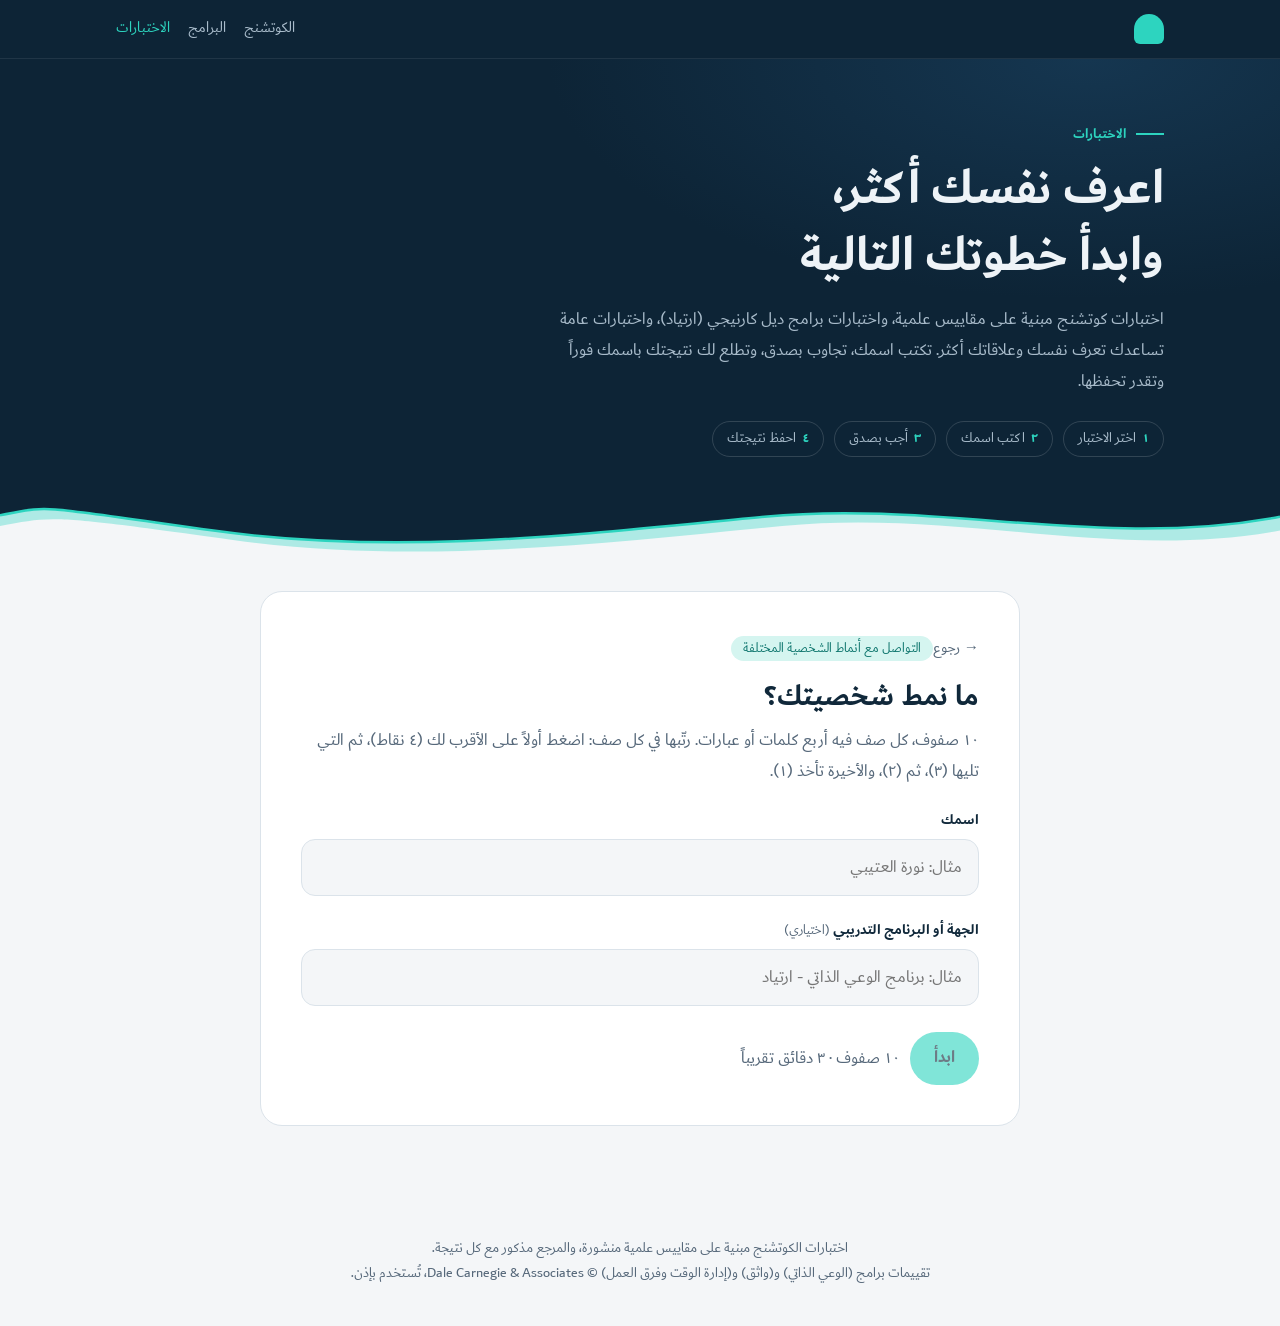
<file: tests/personality-style.html>
<!doctype html>
<html lang="ar" dir="rtl"><head><meta charset="utf-8"><meta name="viewport" content="width=device-width, initial-scale=1">
<title>الاختبارات</title><meta http-equiv="refresh" content="0; url=../tests.html#style"><link rel="canonical" href="../tests.html#style">
<script>location.replace("../tests.html#style")</script></head>
<body style="font-family:sans-serif;padding:24px"><a href="../tests.html#style">انتقل إلى صفحة الاختبارات</a></body></html>
</file>
